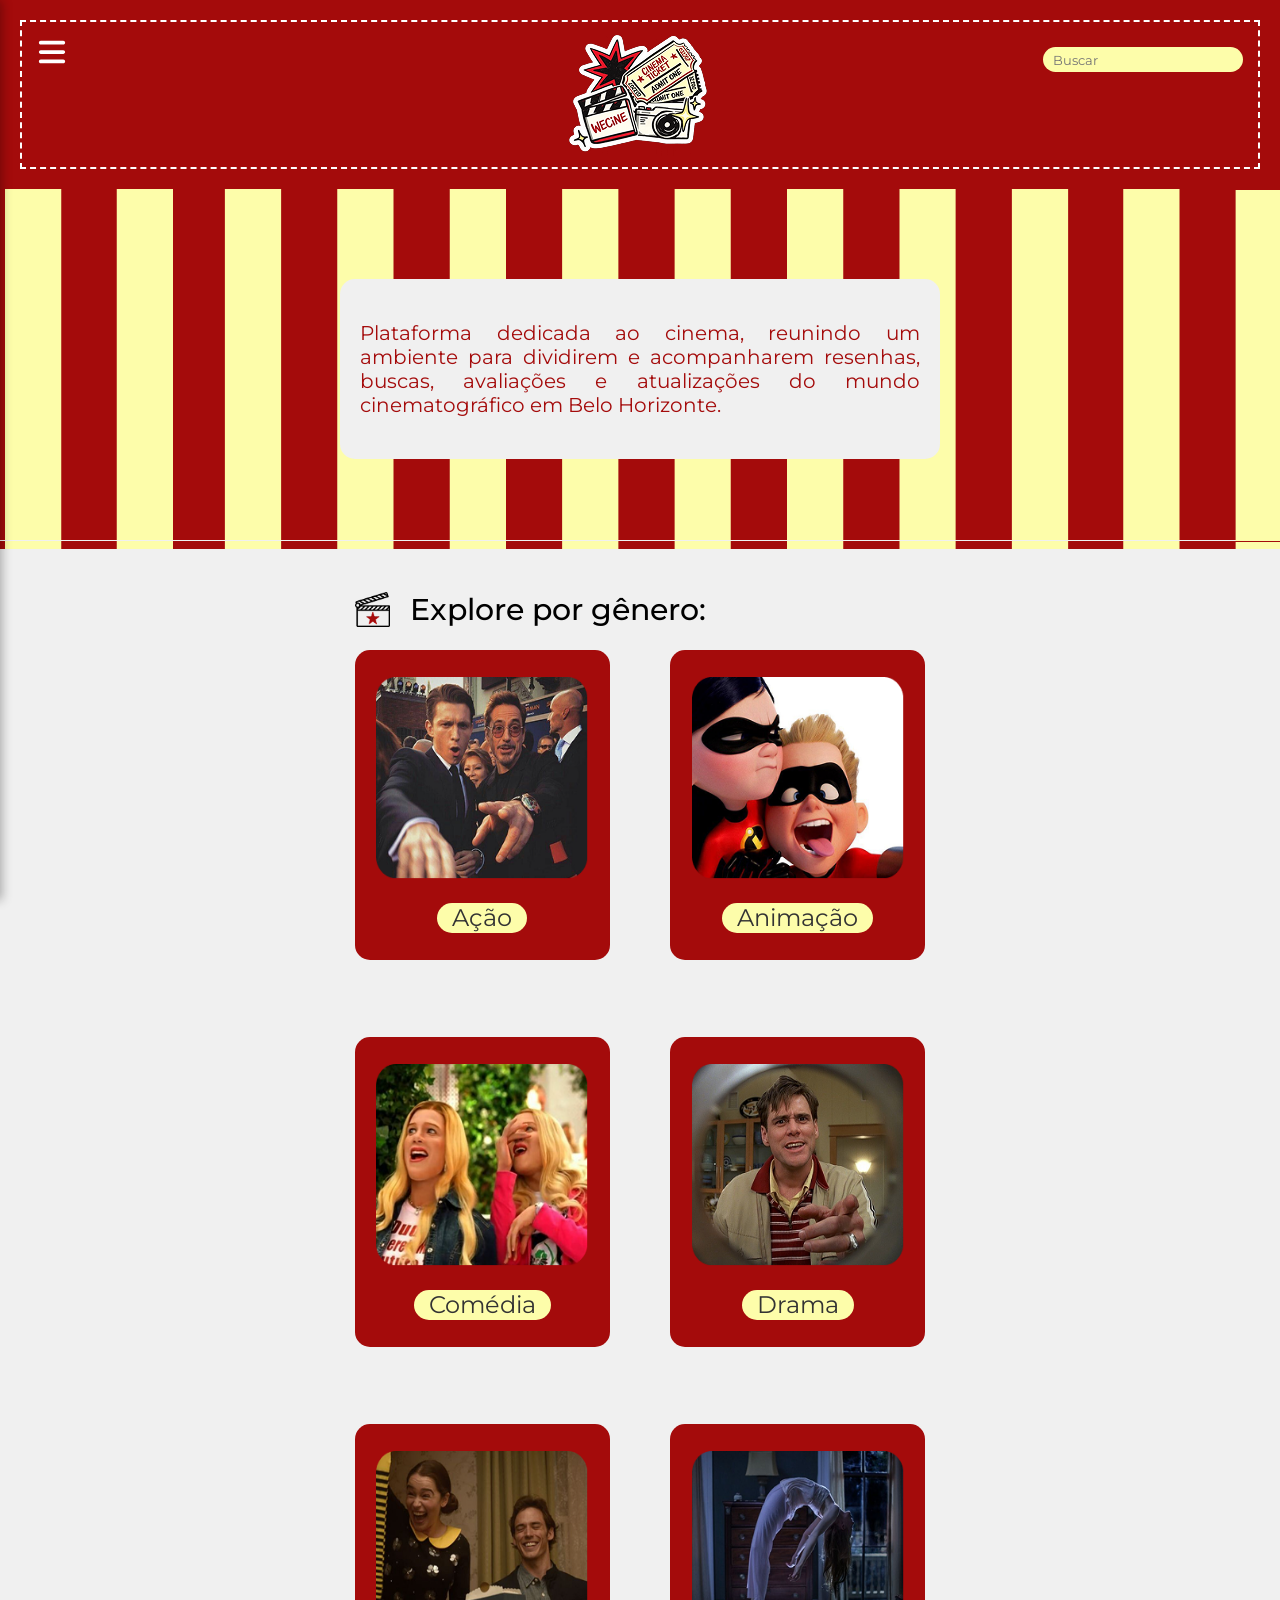
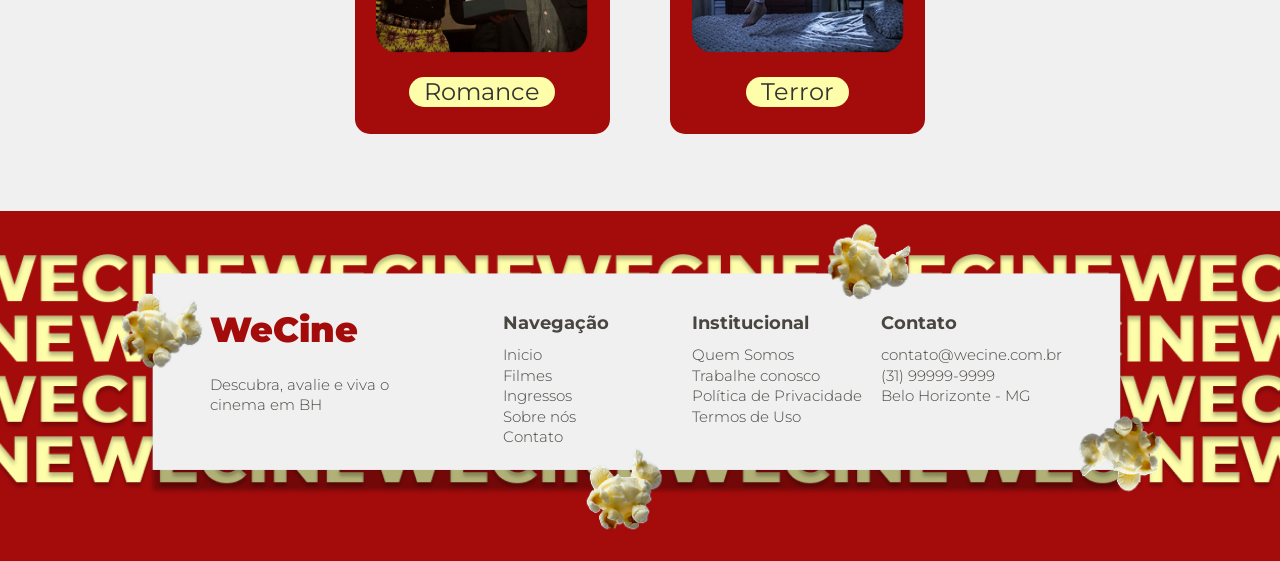
<file: index.html>
<!DOCTYPE html>
<html lang="en">

<head>
    <meta charset="UTF-8">
    <meta name="viewport" content="width=device-width, initial-scale=1.0">
    <title>WeCine - início</title>
    <link rel="icon" href="images/logo.png">
    <link rel="stylesheet" href="css/inicio.css">
    <link rel="preconnect" href="https://fonts.googleapis.com">
    <link rel="preconnect" href="https://fonts.gstatic.com" crossorigin>
    <link
        href="https://fonts.googleapis.com/css2?family=Barlow:ital,wght@0,100;0,200;0,300;0,400;0,500;0,600;0,700;0,800;0,900;1,100;1,200;1,300;1,400;1,500;1,600;1,700;1,800;1,900&family=Montserrat:ital,wght@0,100..900;1,100..900&family=Work+Sans:ital,wght@0,100..900;1,100..900&display=swap"
        rel="stylesheet">
</head>

<body>
    <header id="menu">
        <nav id="menu-nav" aria-label="Navegação principal">
            <div>
                <button id="btn-menu" role="button" aria-label="Abrir menu">
                    <svg xmlns="http://www.w3.org/2000/svg" viewBox="0 0 448 512" aria-hidden="true"><path fill="rgb(255, 255, 255)" d="M0 96C0 78.3 14.3 64 32 64l384 0c17.7 0 32 14.3 32 32s-14.3 32-32 32L32 128C14.3 128 0 113.7 0 96zM0 256c0-17.7 14.3-32 32-32l384 0c17.7 0 32 14.3 32 32s-14.3 32-32 32L32 288c-17.7 0-32-14.3-32-32zM448 416c0 17.7-14.3 32-32 32L32 448c-17.7 0-32-14.3-32-32s14.3-32 32-32l384 0c17.7 0 32 14.3 32 32z"/></svg>
                </button>
            </div>
            <div id="logo-div">
                <a href="index.html"><img id="logo" src="images/logo.png" alt="Logo do site"></a>
            </div>
            <div id="busca">
                <div>
                    <input id="search-input" type="search" placeholder="Buscar">
                </div>
            </div>
        </nav>
    </header>

    <aside id="menu-lateral">
        <div id="menu-lateral-content">
            <button id="btn-fechar">&times;</button>
            <h1>WECINE</h1>
            <nav>
                <ul>
                    <li class="menu-item"><a href="index.html">Página inicial</a></li>
                    <li class="menu-item"><a href="pages/grid.html">Grade de gênero</a></li>
                    <li class="menu-item"><a href="pages/tabela.html">Nosso TOP 6</a></li>
                    <li class="menu-item"><a href="pages/filme-do-momento.html">Filme do momento</a></li>
                    <li class="menu-item"><a href="pages/mapas.html">Mapas</a></li>
                    <li class="menu-item"><a href="pages/formulario.html">Formulário</a></li>
                    <li>
                        <div class="compra-container">
                            <p class="compra-titulo">Compre seu ingresso</p>
                            <p class="compra-descricao">Garantimos os melhores lugares para você!</p>
                            <a href="#" class="btn-comprar">Comprar agora</a>
                        </div>
                    </li>
                    <li class="menu-item"><a href="pages/sobre.html">Página sobre</a></li>
                </ul>
            </nav>
        </div>
    </aside>
    
    <section id="info">
        <div id="info-bloco">
            <p>Plataforma dedicada ao cinema, reunindo um ambiente para dividirem e acompanharem resenhas, buscas,
                avaliações e atualizações do mundo cinematográfico em Belo Horizonte.</p>
        </div>
    </section>

    <section id="conteudo">
        <nav>
            <h2>WECINE</h2>
            <a href="index.html">Página inicial</a>
            <a href="pages/grid.html">Grade de gênero</a>
            <a href="pages/tabela.html">Nosso top 6</a>
            <a href="pages/filme-do-momento.html">Filme do momento</a>
            <a href="pages/mapas.html">Mapas</a>
            <a href="pages/formulario.html">Formulário</a>
            <a href="pages/sobre.html">Sobre</a>
            <div id="conteudo-ingresso">
                <p id="conteudo-ingresso-texto1">Compre seu ingresso</p>
                <p id="conteudo-ingresso-texto2">Garantimos os melhores lugares para você</p>
                <a href="pages/ingressos" id="conteudo-btnCompra">Comprar agora</a>
            </div>
        </nav>

        <div>
            <span>
                <img src="images/star-claquete.png" alt="">
                <h2>Explore por gênero:</h2>
            </span>
            
            <div>
                <a href="pages/grid.html" class="box" id="conteudo-acao">
                    <img src="images/acao.png" alt="">
                    <p>Ação</p>
                </a>

                <a href="pages/grid.html" class="box">
                    <img src="images/animacao.png" alt="">
                    <p>Animação</p>
                </a>

                <a href="pages/grid.html" class="box">
                    <img src="images/comedia.png" alt="">
                    <p>Comédia</p>
                </a>

                <a href="pages/grid.html" class="box">
                    <img src="images/drama.png" alt="">
                    <p>Drama</p>
                </a>

                <a href="pages/grid.html" class="box">
                    <img src="images/romance.png" alt="">
                    <p>Romance</p>
                </a>

                <a href="pages/grid.html" class="box">
                    <img src="images/terror.png" alt="">
                    <p>Terror</p>
                </a>
            </div>
        </div>
    </section>

    <footer>
        <div id="footer-div">
            <div id="div-logo">
                <h1>WeCine</h1>
                <span>
                    Descubra, avalie e viva o cinema em BH
                </span>
            </div>
            <div id="footer-links">
                <div>
                    <span>
                        <h2>
                            Navegação
                        </h2>
                    </span>
                    <span>
                        <ul>
                            <li><a href="#">Inicio</a></li>
                            <li><a href="#">Filmes</a></li>
                            <li><a href="#">Ingressos</a></li>
                            <li><a href="#">Sobre nós</a></li>
                            <li><a href="#">Contato</a></li>
                        </ul>
                    </span> 
                </div>
                <div id="institucional">
                    <span>
                        <h2>
                            Institucional
                        </h2>
                    </span>
                    <span>
                        <ul>
                            <li><a href="#">Quem Somos</a></li>
                            <li><a href="#">Trabalhe conosco</a></li>
                            <li><a href="#">Política de Privacidade</a></li>
                            <li><a href="#">Termos de Uso</a></li>
                        </ul>
                    </span>
                </div>
                <div>
                    <span>
                        <h2>
                            Contato
                        </h2>
                    </span>
                    <span>
                        <ul>
                            <li>contato@wecine.com.br</li>
                            <li>(31) 99999-9999</li>
                            <li>Belo Horizonte - MG</li>
                        </ul>
                    </span>
                </div>
            </div>
        </div>
    </footer>
    <script src="js/script.js"></script>
</body>

</html>
</file>
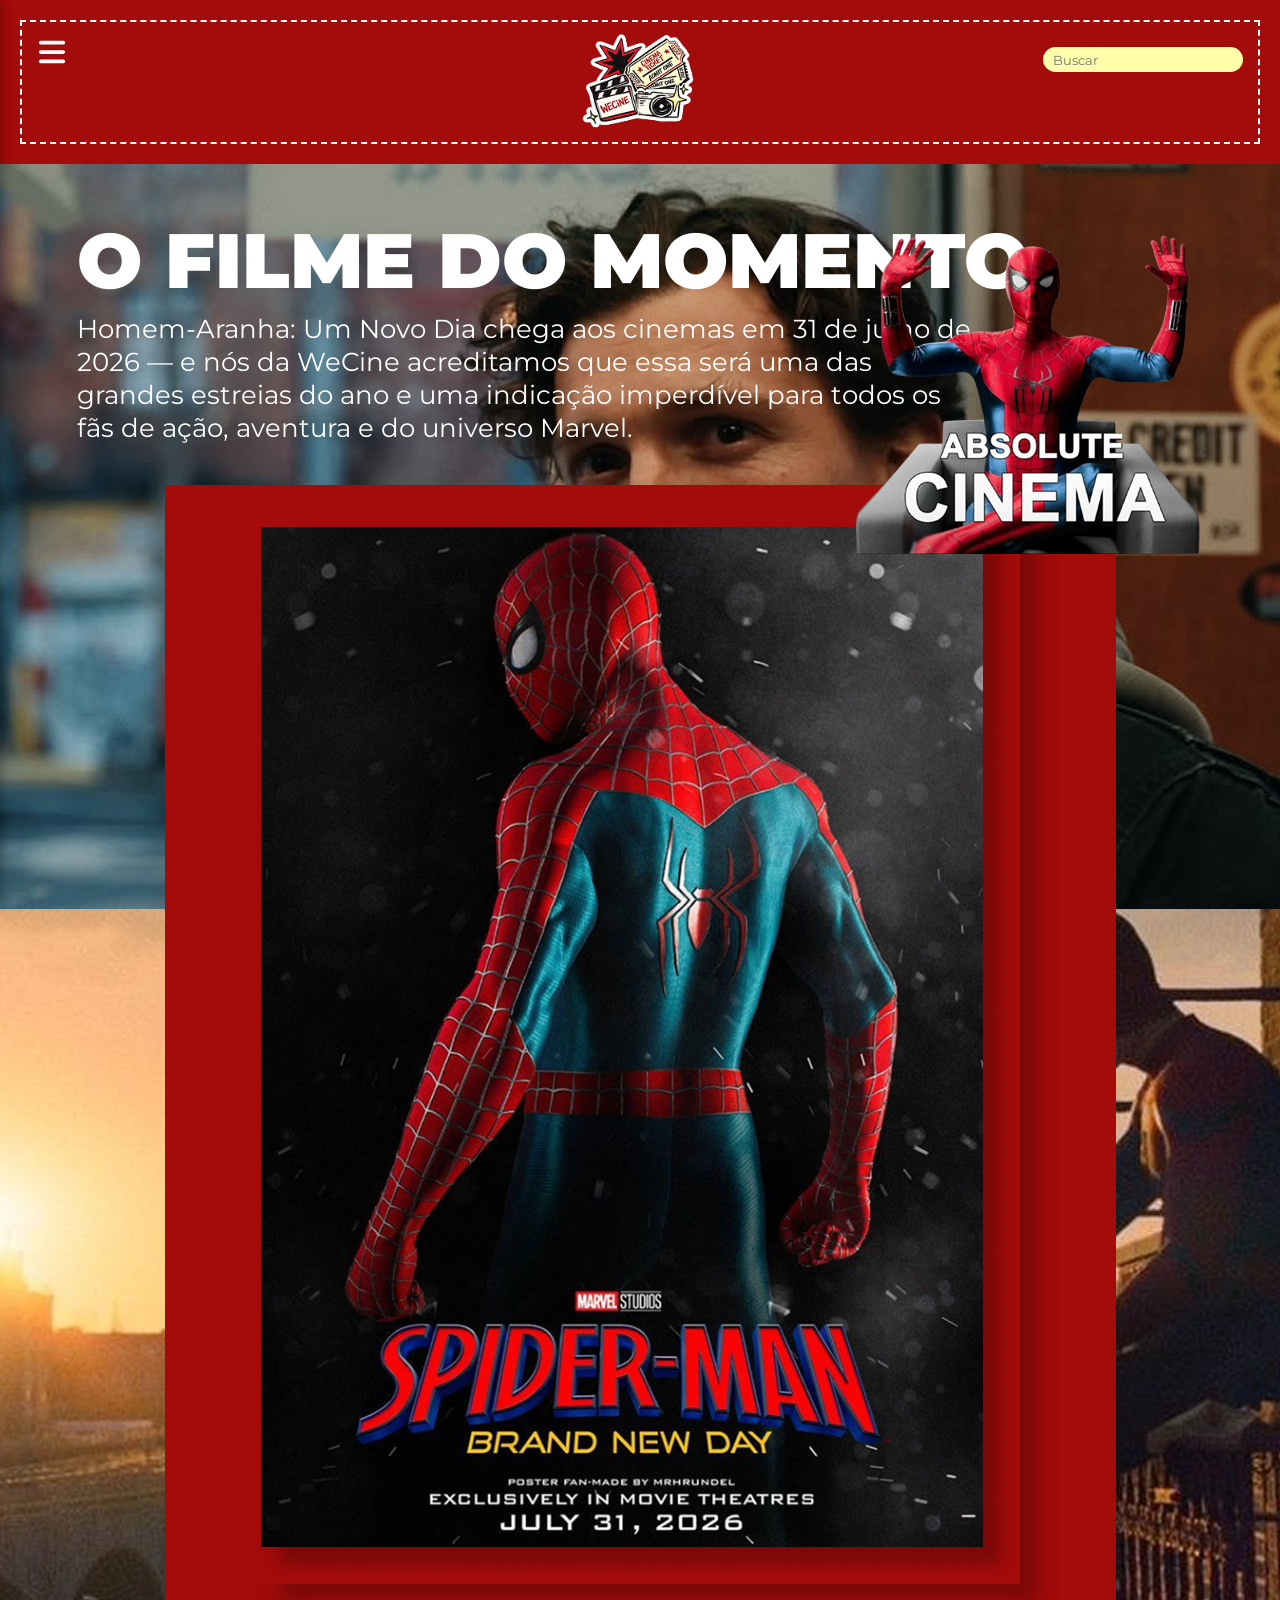
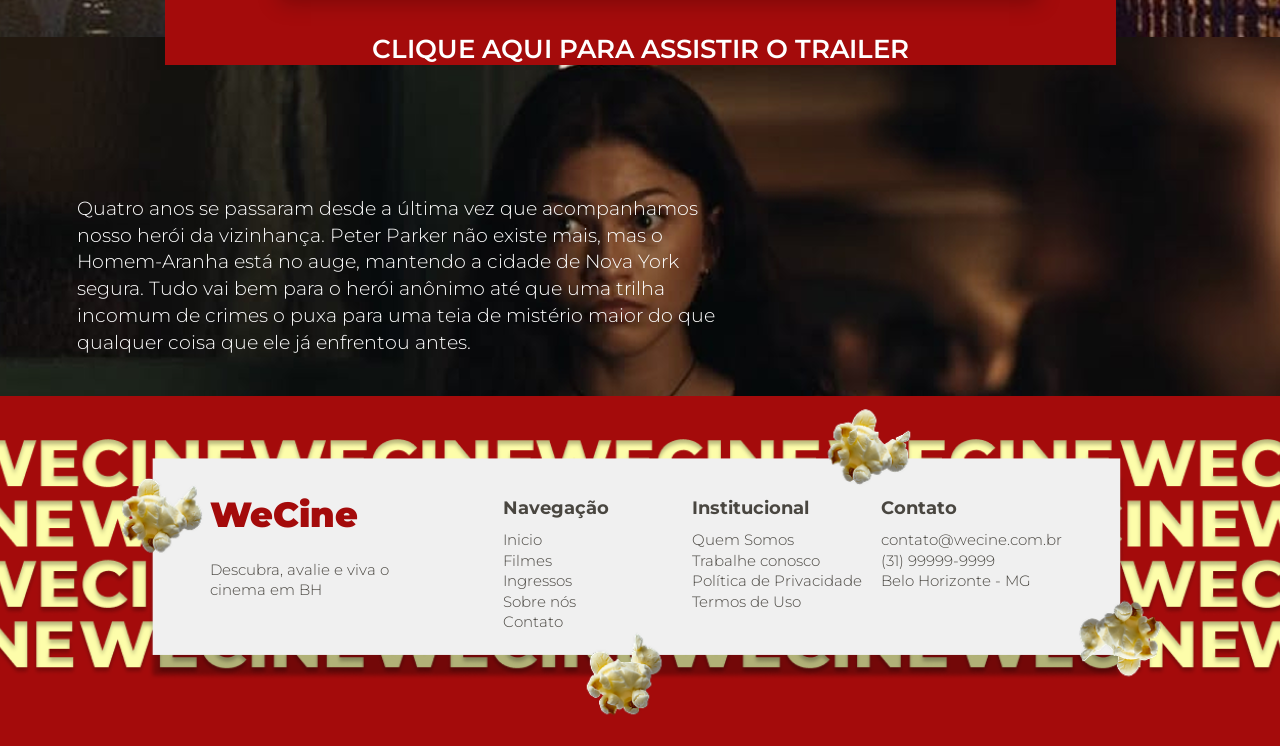
<file: pages/film-do-momento.html>
<!--
    Autor da página: Arthur Rodrigues
-->

<!DOCTYPE html>
<html lang="pt-BR">

<head>
    <meta charset="UTF-8">
    <meta name="viewport" content="width=device-width, initial-scale=1.0">
    <title>WeCine - Homem-Aranha: Um Novo Dia</title>
    <link rel="icon" href="../images/logo.png">
    <link rel="stylesheet" href="../css/filme-do-momento.css">
    <link rel="preconnect" href="https://fonts.googleapis.com">
    <link rel="preconnect" href="https://fonts.gstatic.com" crossorigin>
    <link
        href="https://fonts.googleapis.com/css2?family=Barlow:ital,wght@0,100;0,200;0,300;0,400;0,500;0,600;0,700;0,800;0,900;1,100;1,200;1,300;1,400;1,500;1,600;1,700;1,800;1,900&family=Montserrat:ital,wght@0,100..900;1,100..900&family=Work+Sans:ital,wght@0,100..900;1,100..900&display=swap"
        rel="stylesheet">
</head>

<body>
    <div class="desktop-container">

        <header id="menu">
            <nav id="menu-nav" aria-label="Navegação principal">
                <div>
                    <button id="btn-menu" role="button" aria-label="Abrir menu">
                        <svg xmlns="http://www.w3.org/2000/svg" viewBox="0 0 448 512" aria-hidden="true">
                            <path fill="rgb(255, 255, 255)"
                                d="M0 96C0 78.3 14.3 64 32 64l384 0c17.7 0 32 14.3 32 32s-14.3 32-32 32L32 128C14.3 128 0 113.7 0 96zM0 256c0-17.7 14.3-32 32-32l384 0c17.7 0 32 14.3 32 32s-14.3 32-32 32L32 288c-17.7 0-32-14.3-32-32zM448 416c0 17.7-14.3 32-32 32L32 448c-17.7 0-32-14.3-32-32s14.3-32 32-32l384 0c17.7 0 32 14.3 32 32z" />
                        </svg>
                    </button>
                </div>
                <div id="logo-div">
                    <a href="../index.html"><img id="logo" src="../images/logo.png" alt="Logo do site"></a>
                </div>
                <div id="busca">
                    <div>
                        <input id="search-input" type="search" placeholder="Buscar">
                    </div>
                </div>
            </nav>
        </header>

        <aside id="menu-lateral">
            <div id="menu-lateral-content">
                <button id="btn-fechar">&times;</button>
                <h1>WECINE</h1>
                <nav>
                    <ul>
                        <li><a href="../index.html">Página inicial</a></li>
                        <li><a href="grid.html">Grade de gênero</a></li>
                        <li><a href="tabela.html">Nosso TOP 6</a></li>
                        <li><a href="filme-do-momento.html">Filme do momento</a></li>
                        <li><a href="mapas.html">Mapas</a></li>
                        <li><a href="formulario.html">Formulário</a></li>
                        <li>
                            <div class="compra-container">
                                <p class="compra-titulo">Compre seu ingresso</p>
                                <p class="compra-descricao">Garantimos os melhores lugares para você!</p>
                                <button class="btn-comprar">Comprar agora</button>
                            </div>
                        </li>
                        <li><a href="sobre.html">Página sobre</a></li>
                    </ul>
                </nav>
            </div>
        </aside>

        <main class="main-content">
            <div class="bg-images">
                <div class="bg-top" style="background-image: url('../images/image 48.png');"></div>
                <div class="bg-mid" style="background-image: url('../images/image 53.png');"></div>
                <div class="bg-bot" style="background-image: url('../images/image 51.png');"></div>
            </div>

            <div class="content-overlay">
                <div class="left-col">
                    <h1 class="title">O FILME DO MOMENTO</h1>
                    <p class="desc">Homem-Aranha: Um Novo Dia chega aos cinemas em 31 de julho de 2026 — e nós da WeCine
                        acreditamos que essa será uma das grandes estreias do ano e uma indicação imperdível para todos
                        os fãs de ação, aventura e do universo Marvel.</p>

                    <div class="poster-card">
                        <img src="../images/image 54.png" class="poster-img">
                        <div class="btn-trailer">
                            <a href="#trailer-modal">CLIQUE AQUI PARA ASSISTIR O TRAILER</a>
                        </div>
                    </div>

                    <p class="synopsis">Quatro anos se passaram desde a última vez que acompanhamos nosso herói da
                        vizinhança. Peter Parker não existe mais, mas o Homem-Aranha está no auge, mantendo a cidade de
                        Nova York segura. Tudo vai bem para o herói anônimo até que uma trilha incomum de crimes o puxa
                        para uma teia de mistério maior do que qualquer coisa que ele já enfrentou antes.</p>
                </div>

                <div class="right-col">
                    <img src="../images/image 56.png" class="absolute-cinema-img">
                </div>
            </div>
        </main>

        <footer>
            <div id="footer-div">
                <div id="div-logo">
                    <h1>WeCine</h1>
                    <span>
                        Descubra, avalie e viva o cinema em BH
                    </span>
                </div>
                <div id="footer-links">
                    <div>
                        <span>
                            <h2>Navegação</h2>
                        </span>
                        <span>
                            <ul>
                                <li><a href="#">Inicio</a></li>
                                <li><a href="#">Filmes</a></li>
                                <li><a href="#">Ingressos</a></li>
                                <li><a href="#">Sobre nós</a></li>
                                <li><a href="#">Contato</a></li>
                            </ul>
                        </span>
                    </div>
                    <div id="institucional">
                        <span>
                            <h2>Institucional</h2>
                        </span>
                        <span>
                            <ul>
                                <li><a href="#">Quem Somos</a></li>
                                <li><a href="#">Trabalhe conosco</a></li>
                                <li><a href="#">Política de Privacidade</a></li>
                                <li><a href="#">Termos de Uso</a></li>
                            </ul>
                        </span>
                    </div>
                    <div>
                        <span>
                            <h2>Contato</h2>
                        </span>
                        <span>
                            <ul>
                                <li>contato@wecine.com.br</li>
                                <li>(31) 99999-9999</li>
                                <li>Belo Horizonte - MG</li>
                            </ul>
                        </span>
                    </div>
                </div>
            </div>
        </footer>
    </div>

    <div id="trailer-modal" class="modal-backdrop">
        <a href="#" class="modal-close-overlay"></a>
        <div class="modal-content">
            <a href="#" id="close-modal" class="close-btn">&times;</a>
            <div class="iframe-container">
                <iframe id="trailer-iframe" src="https://www.youtube.com/embed/PlulyWs1kS4" frameborder="0"
                    allow="accelerometer; autoplay; clipboard-write; encrypted-media; gyroscope; picture-in-picture"
                    allowfullscreen></iframe>
            </div>
        </div>
    </div>

    <script src="../js/filme-do-momento.js"></script>
</body>

</html>
</file>
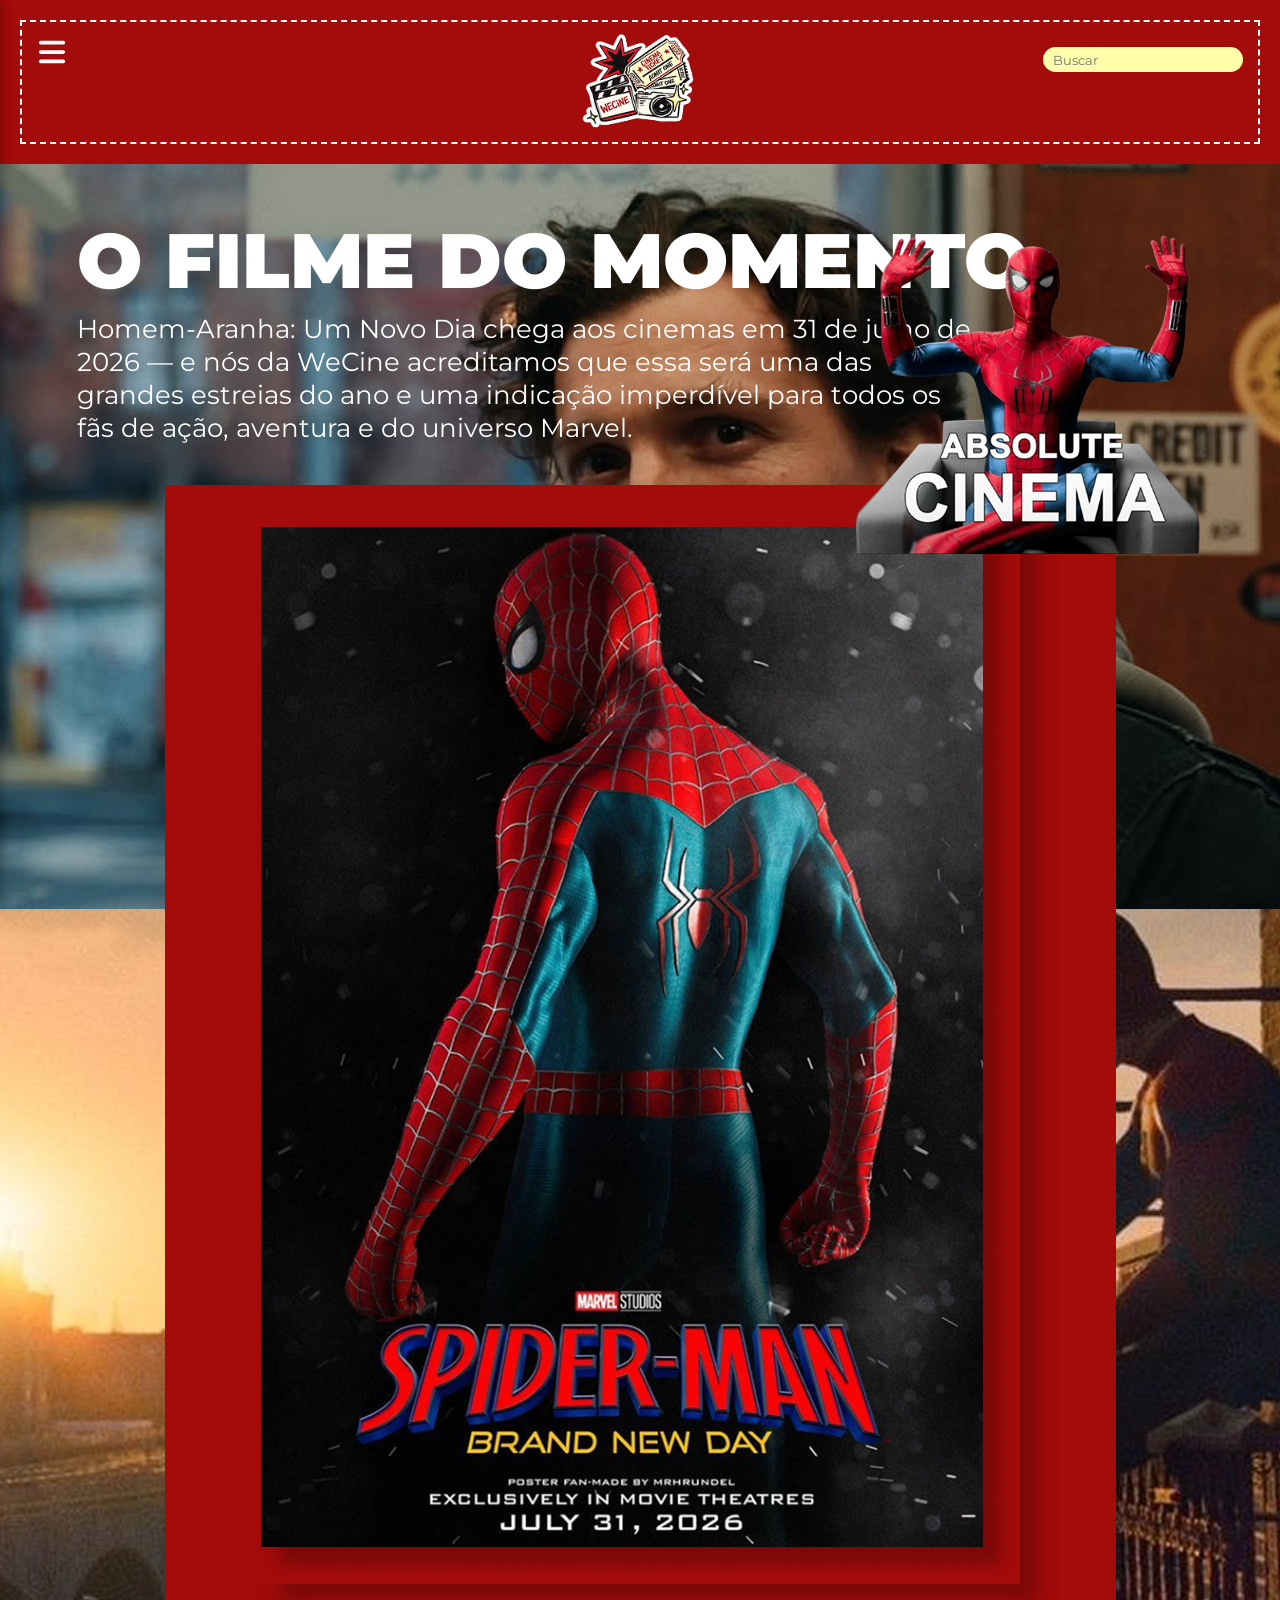
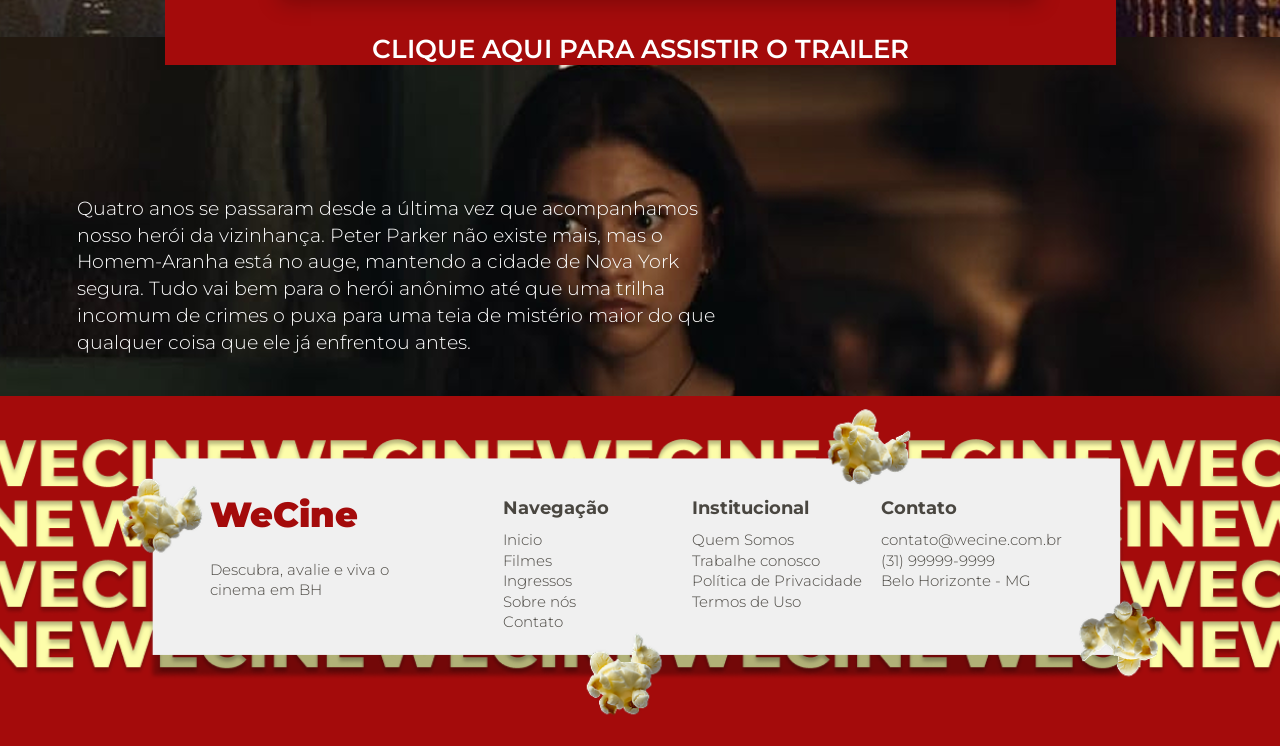
<file: pages/filme-do-momento.html>
<!--
    Autor da página: Arthur Rodrigues
-->

<!DOCTYPE html>
<html lang="pt-BR">

<head>
    <meta charset="UTF-8">
    <meta name="viewport" content="width=device-width, initial-scale=1.0">
    <title>WeCine - Homem-Aranha: Um Novo Dia</title>
    <link rel="icon" href="../images/logo.png">
    <link rel="stylesheet" href="../css/filme-do-momento.css">
    <link rel="preconnect" href="https://fonts.googleapis.com">
    <link rel="preconnect" href="https://fonts.gstatic.com" crossorigin>
    <link href="https://fonts.googleapis.com/css2?family=Barlow:ital,wght@0,100;0,200;0,300;0,400;0,500;0,600;0,700;0,800;0,900;1,100;1,200;1,300;1,400;1,500;1,600;1,700;1,800;1,900&family=Montserrat:ital,wght@0,100..900;1,100..900&family=Work+Sans:ital,wght@0,100..900;1,100..900&display=swap" rel="stylesheet">
</head>

<body>
    <div class="desktop-container">

        <header id="menu">
            <nav id="menu-nav" aria-label="Navegação principal">
                <div>
                    <button id="btn-menu" role="button" aria-label="Abrir menu">
                        <svg xmlns="http://www.w3.org/2000/svg" viewBox="0 0 448 512" aria-hidden="true">
                            <path fill="rgb(255, 255, 255)"
                                d="M0 96C0 78.3 14.3 64 32 64l384 0c17.7 0 32 14.3 32 32s-14.3 32-32 32L32 128C14.3 128 0 113.7 0 96zM0 256c0-17.7 14.3-32 32-32l384 0c17.7 0 32 14.3 32 32s-14.3 32-32 32L32 288c-17.7 0-32-14.3-32-32zM448 416c0 17.7-14.3 32-32 32L32 448c-17.7 0-32-14.3-32-32s14.3-32 32-32l384 0c17.7 0 32 14.3 32 32z" />
                        </svg>
                    </button>
                </div>
                <div id="logo-div">
                    <a href="../index.html"><img id="logo" src="../images/logo.png" alt="Logo do site"></a>
                </div>
                <div id="busca">
                    <div>
                        <input id="search-input" type="search" placeholder="Buscar">
                    </div>
                </div>
            </nav>
        </header>

        <aside id="menu-lateral">
            <div id="menu-lateral-content">
                <button id="btn-fechar">&times;</button>
                <h1>WECINE</h1>
                <nav>
                    <ul>
                        <li class="menu-item"><a href="../index.html">Página inicial</a></li>
                        <li class="menu-item"><a href="grid.html">Grade de gênero</a></li>
                        <li class="menu-item"><a href="tabela.html">Nosso TOP 6</a></li>
                        <li class="menu-item"><a href="filme-do-momento.html">Filme do momento</a></li>
                        <li class="menu-item"><a href="mapas.html">Mapas</a></li>
                        <li class="menu-item"><a href="formulario.html">Formulário</a></li>
                        <li>
                            <div class="compra-container">
                                <p class="compra-titulo">Compre seu ingresso</p>
                                <p class="compra-descricao">Garantimos os melhores lugares para você!</p>
                                <a href="ingressos.html" class="btn-comprar"><b>Comprar agora</b></a>
                            </div>
                        </li>
                        <li class="menu-item"><a href="sobre.html">Página sobre</a></li>
                    </ul>
                </nav>
            </div>
        </aside>

        <main class="main-content">
            <div class="bg-images">
                <div class="bg-top" style="background-image: url('../images/image 48.png');"></div>
                <div class="bg-mid" style="background-image: url('../images/image 53.png');"></div>
                <div class="bg-bot" style="background-image: url('../images/image 51.png');"></div>
            </div>

            <div class="content-overlay">
                <div class="left-col">
                    <h1 class="title">O FILME DO MOMENTO</h1>
                    <p class="desc">Homem-Aranha: Um Novo Dia chega aos cinemas em 31 de julho de 2026 — e nós da WeCine
                        acreditamos que essa será uma das grandes estreias do ano e uma indicação imperdível para todos
                        os fãs de ação, aventura e do universo Marvel.</p>

                    <div class="poster-card">
                        <img src="../images/image 54.png" class="poster-img">
                        <div class="btn-trailer">
                            <a href="#trailer-modal">CLIQUE AQUI PARA ASSISTIR O TRAILER</a>
                        </div>
                    </div>

                    <p class="synopsis">Quatro anos se passaram desde a última vez que acompanhamos nosso herói da
                        vizinhança. Peter Parker não existe mais, mas o Homem-Aranha está no auge, mantendo a cidade de
                        Nova York segura. Tudo vai bem para o herói anônimo até que uma trilha incomum de crimes o puxa
                        para uma teia de mistério maior do que qualquer coisa que ele já enfrentou antes.</p>
                </div>

                <div class="right-col">
                    <img src="../images/image 56.png" class="absolute-cinema-img">
                </div>
            </div>
        </main>

        <footer>
            <div id="footer-div">
                <div id="div-logo">
                    <h1>WeCine</h1>
                    <span>
                        Descubra, avalie e viva o cinema em BH
                    </span>
                </div>
                <div id="footer-links">
                    <div>
                        <span>
                            <h2>Navegação</h2>
                        </span>
                        <span>
                            <ul>
                                <li><a href="#">Inicio</a></li>
                                <li><a href="#">Filmes</a></li>
                                <li><a href="#">Ingressos</a></li>
                                <li><a href="#">Sobre nós</a></li>
                                <li><a href="#">Contato</a></li>
                            </ul>
                        </span>
                    </div>
                    <div id="institucional">
                        <span>
                            <h2>Institucional</h2>
                        </span>
                        <span>
                            <ul>
                                <li><a href="#">Quem Somos</a></li>
                                <li><a href="#">Trabalhe conosco</a></li>
                                <li><a href="#">Política de Privacidade</a></li>
                                <li><a href="#">Termos de Uso</a></li>
                            </ul>
                        </span>
                    </div>
                    <div>
                        <span>
                            <h2>Contato</h2>
                        </span>
                        <span>
                            <ul>
                                <li>contato@wecine.com.br</li>
                                <li>(31) 99999-9999</li>
                                <li>Belo Horizonte - MG</li>
                            </ul>
                        </span>
                    </div>
                </div>
            </div>
        </footer>
    </div>

    <div id="trailer-modal" class="modal-backdrop">
        <a href="#" class="modal-close-overlay"></a>
        <div class="modal-content">
            <a href="#" id="close-modal" class="close-btn">&times;</a>
            <div class="iframe-container">
                <iframe id="trailer-iframe" src="https://www.youtube.com/embed/PlulyWs1kS4" frameborder="0"
                    allow="accelerometer; autoplay; clipboard-write; encrypted-media; gyroscope; picture-in-picture"
                    allowfullscreen></iframe>
            </div>
        </div>
    </div>

    <script src="../js/filme-do-momento.js"></script>
</body>

</html>
</file>
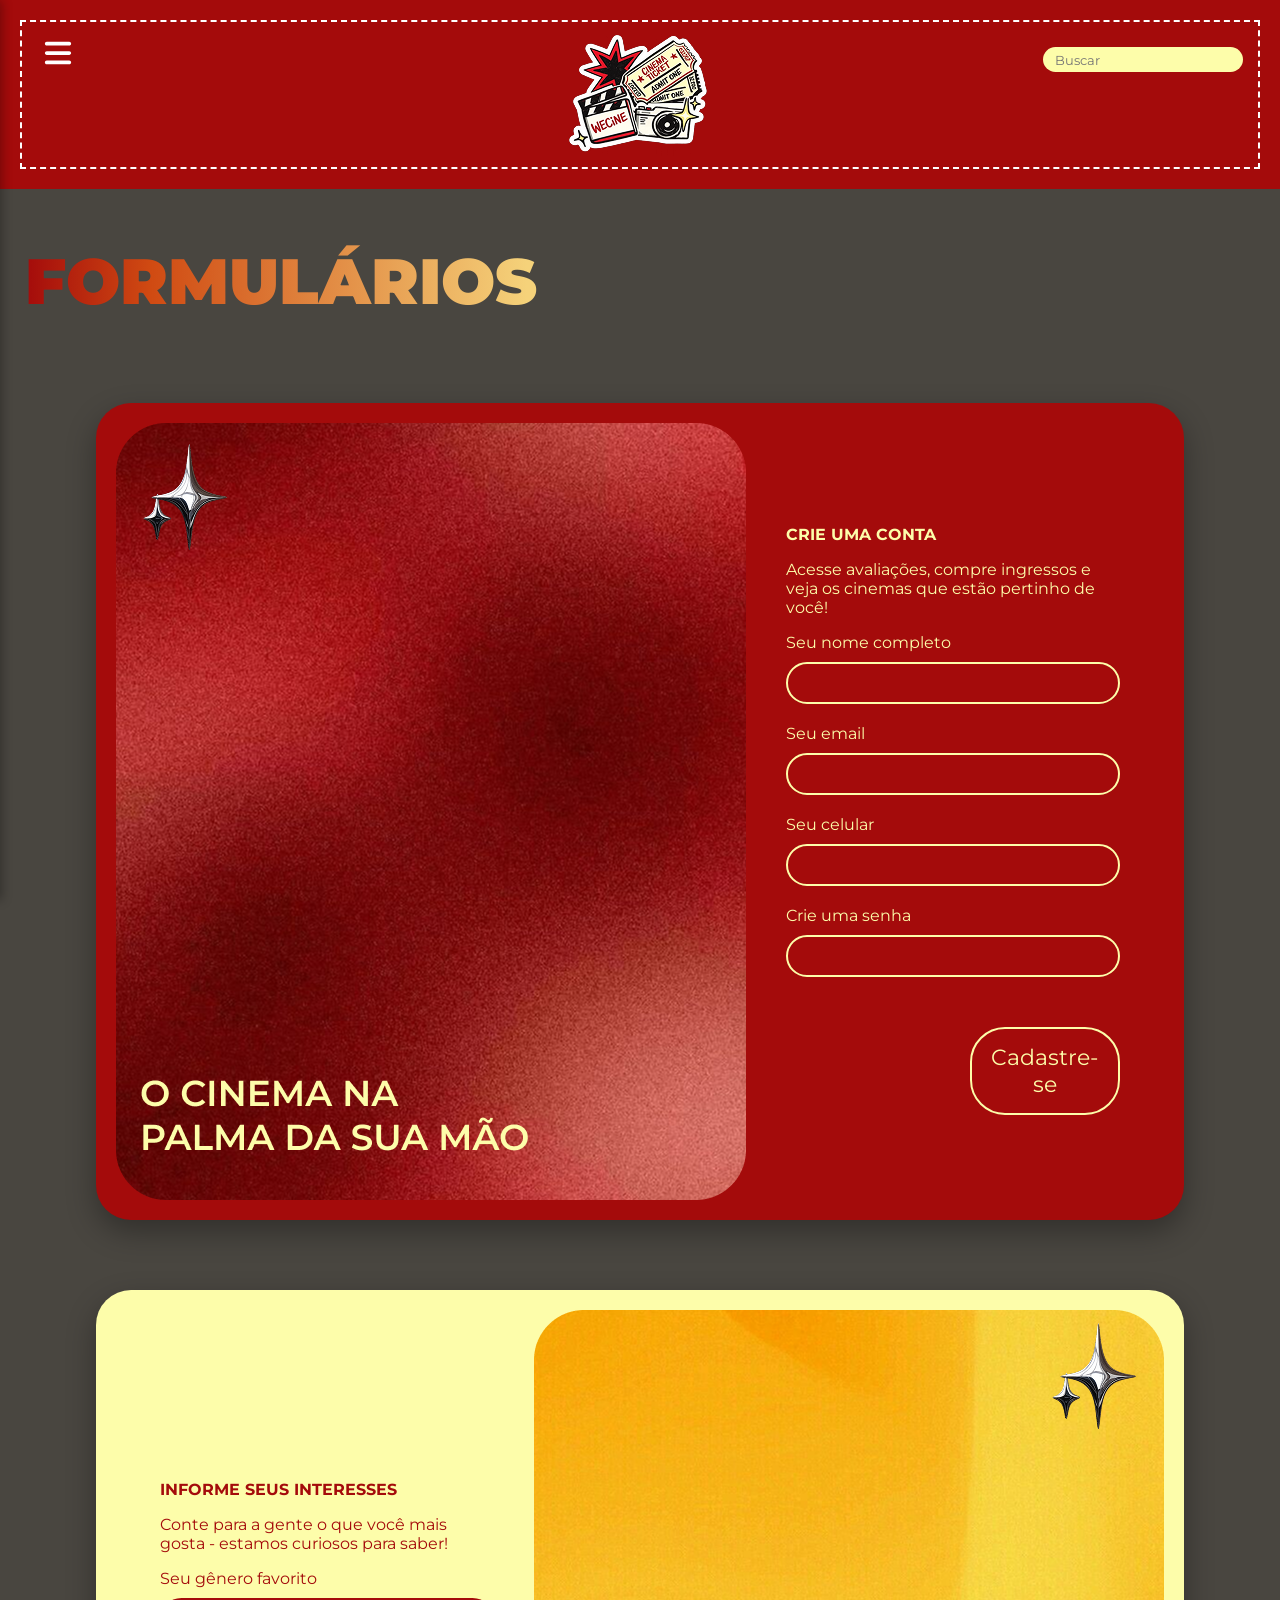
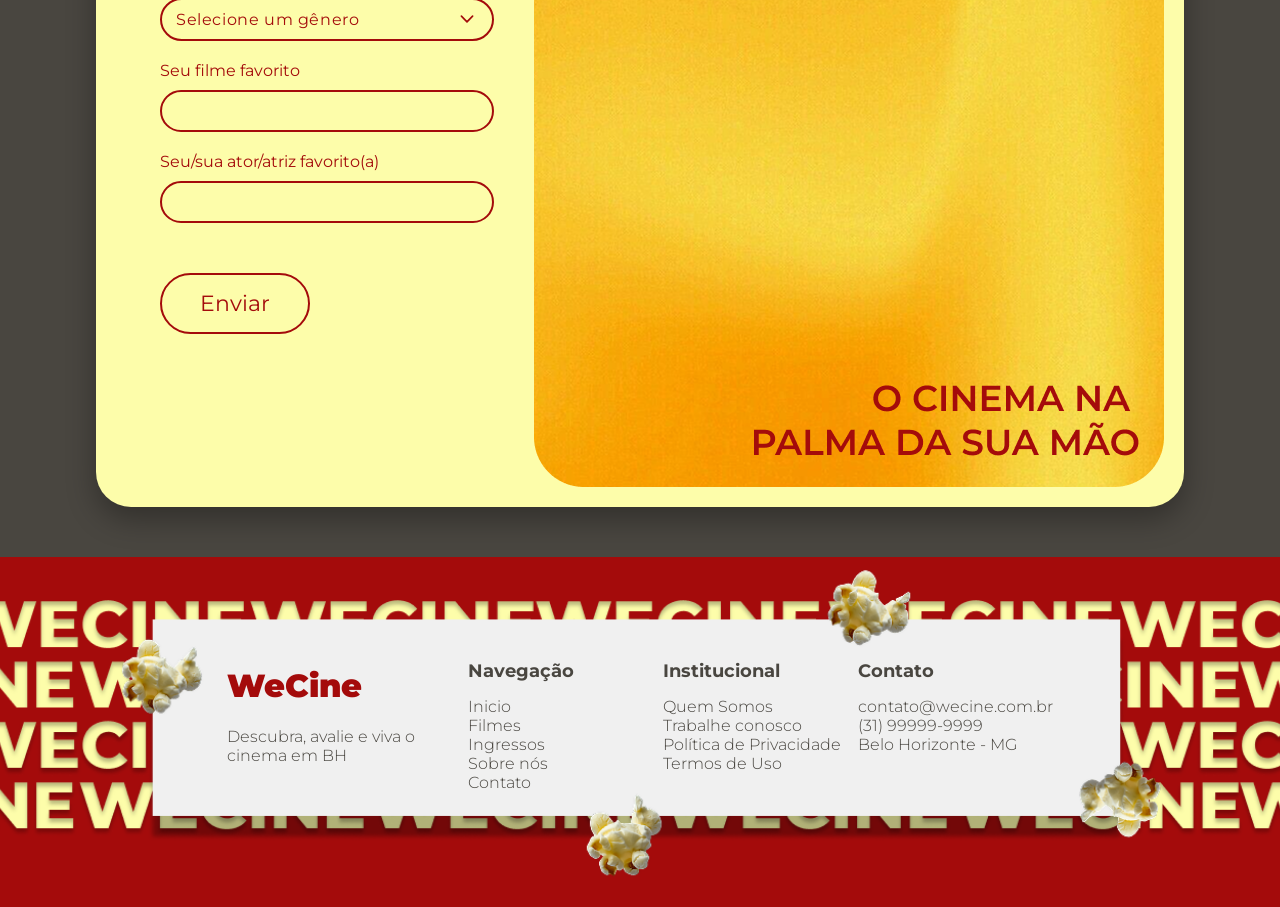
<file: pages/formulario.html>
<!--
    Autora da página: Camila de Moura
-->
<!DOCTYPE html>
<html lang="pt-BR">
<head>
    <meta charset="UTF-8">
    <meta name="viewport" content="width=device-width, initial-scale=1.0, user-scalable=yes">
    <title>Formulários</title>
    <link rel="stylesheet" href="../css/formulario.css">
    <link rel="icon" href="../images/logo.png">
    <link rel="preconnect" href="https://fonts.googleapis.com">
    <link rel="preconnect" href="https://fonts.gstatic.com" crossorigin>
    <link href="https://fonts.googleapis.com/css2?family=Barlow:ital,wght@0,100;0,200;0,300;0,400;0,500;0,600;0,700;0,800;0,900;1,100;1,200;1,300;1,400;1,500;1,600;1,700;1,800;1,900&family=Montserrat:ital,wght@0,100..900;1,100..900&family=Work+Sans:ital,wght@0,100..900;1,100..900&display=swap" rel="stylesheet">
</head>
<body>
    <div id="conteudo-principal">
        <header id="menu">
            <nav id="menu-nav" aria-label="Navegação principal">
                <div>
                    <button id="btn-menu" role="button" aria-label="Abrir menu">
                        <svg xmlns="http://www.w3.org/2000/svg" viewBox="0 0 448 512" aria-hidden="true"><path fill="rgb(255, 255, 255)" d="M0 96C0 78.3 14.3 64 32 64l384 0c17.7 0 32 14.3 32 32s-14.3 32-32 32L32 128C14.3 128 0 113.7 0 96zM0 256c0-17.7 14.3-32 32-32l384 0c17.7 0 32 14.3 32 32s-14.3 32-32 32L32 288c-17.7 0-32-14.3-32-32zM448 416c0 17.7-14.3 32-32 32L32 448c-17.7 0-32-14.3-32-32s14.3-32 32-32l384 0c17.7 0 32 14.3 32 32z"/></svg>
                    </button>
                </div>
                <div id="logo-div">
                    <a href="../index.html"><img id="logo" src="../images/logo.png" alt="Logo do site"></a>
                </div>
                <div id="busca">
                    <div>
                        <input id="search-input" type="search" placeholder="Buscar">
                    </div>
                </div>
            </nav>
        </header>

        <aside id="menu-lateral">
            <div id="menu-lateral-content">
                <button id="btn-fechar">&times;</button>
                <h1>WECINE</h1>
                <nav>
                    <ul>
                        <li class="menu-item"><a href="../index.html">Página inicial</a></li>
                        <li class="menu-item"><a href="grid.html">Grade de gênero</a></li>
                        <li class="menu-item"><a href="tabela.html">Nosso TOP 6</a></li>
                        <li class="menu-item"><a href="filme-do-momento.html">Filme do momento</a></li>
                        <li class="menu-item"><a href="mapas.html">Mapas</a></li>
                        <li class="menu-item"><a href="formulario.html">Formulário</a></li>
                        <li>
                            <div class="compra-container">
                                <p class="compra-titulo">Compre seu ingresso</p>
                                <p class="compra-descricao">Garantimos os melhores lugares para você!</p>
                                <a href="ingressos.html" class="btn-comprar"><b>Comprar agora</b></a>
                            </div>
                        </li>
                        <li class="menu-item"><a href="sobre.html">Página sobre</a></li>
                    </ul>
                </nav>
            </div>
        </aside>

        <section id="content">
            <h1>FORMULÁRIOS</h1>
            <div class="formulario-card" id="card-1">
                <img src="../images/formulario_card_1.png" alt="Formulário de cadastro">
                <div>
                    <p><strong>CRIE UMA CONTA</strong></p>
                    <p>Acesse avaliações, compre ingressos e veja os cinemas que estão pertinho de você!</p>

                    <form id="card-1-content" method="POST" action="">
                        <label for="nome">Seu nome completo</label>
                        <input type="text" id="nome" name="nome" required>
                        <label for="email">Seu email</label>
                        <input type="email" id="email" name="email" required>
                        <label for="celular">Seu celular</label>
                        <input type="tel" id="celular" name="celular" required>
                        <label for="senha">Crie uma senha</label>
                        <input type="password" id="senha" name="senha" required>
                        <button type="submit">Cadastre-se</button>
                    </form>
                </div>
            </div>
            <div class="formulario-card" id="card-2">
                <div>
                    <p><strong>INFORME SEUS INTERESSES</strong></p>
                    <p>Conte para a gente o que você mais gosta - estamos curiosos para saber!</p>

                    <form id="card-2-content" method="GET" action="">
                        <label>Seu gênero favorito</label>
                        <div class="custom-select-container">
                            <input type="hidden" name="genero" id="genero-selecionado">
                            <div class="select-trigger">Selecione um gênero</div>
                            <div class="select-options">
                                <div class="option" data-value="acao">Ação</div>
                                <div class="option" data-value="comedia">Comédia</div>
                                <div class="option" data-value="drama">Drama</div>
                                <div class="option" data-value="terror">Terror</div>
                                <div class="option" data-value="romance">Romance</div>
                                <div class="option" data-value="animacao">Animação</div>
                            </div>
                        </div>
                        <label for="filme">Seu filme favorito</label>
                        <input type="text" id="filme" name="filme" required>
                        <label for="ator">Seu/sua ator/atriz favorito(a)</label>
                        <input type="text" id="ator" name="ator" required>
                        <button type="submit">Enviar</button>
                    </form>
                </div>
                <img src="../images/formulario_card_2.png" alt="Formulário de interesses">
            </div>
        </section>
    </div>

    <footer>
        <div id="footer-div">
            <div id="div-logo">
                <h1>WeCine</h1>
                <span>Descubra, avalie e viva o cinema em BH</span>
            </div>
            <div id="footer-links">
                <div>
                    <span><h2>Navegação</h2></span>
                    <span>
                        <ul>
                            <li><a href="https://camila12301540.github.io/WeCine/">Inicio</a></li>
                            <li><a href="#">Filmes</a></li>
                            <li><a href="#">Ingressos</a></li>
                            <li><a href="https://camila12301540.github.io/WeCine/pages/sobre">Sobre nós</a></li>
                            <li><a href="#">Contato</a></li>
                        </ul>
                    </span> 
                </div>
                <div id="institucional">
                    <span><h2>Institucional</h2></span>
                    <span>
                        <ul>
                            <li><a href="https://camila12301540.github.io/WeCine/pages/sobre">Quem Somos</a></li>
                            <li><a href="#">Trabalhe conosco</a></li>
                            <li><a href="#">Política de Privacidade</a></li>
                            <li><a href="#">Termos de Uso</a></li>
                        </ul>
                    </span>
                </div>
                <div>
                    <span><h2>Contato</h2></span>
                    <span>
                        <ul>
                            <li>contato@wecine.com.br</li>
                            <li>(31) 99999-9999</li>
                            <li>Belo Horizonte - MG</li>
                        </ul>
                    </span>
                </div>
            </div>
        </div>
    </footer>

    <script src="../js/formulario.js"></script>
</body>
</html>
</file>
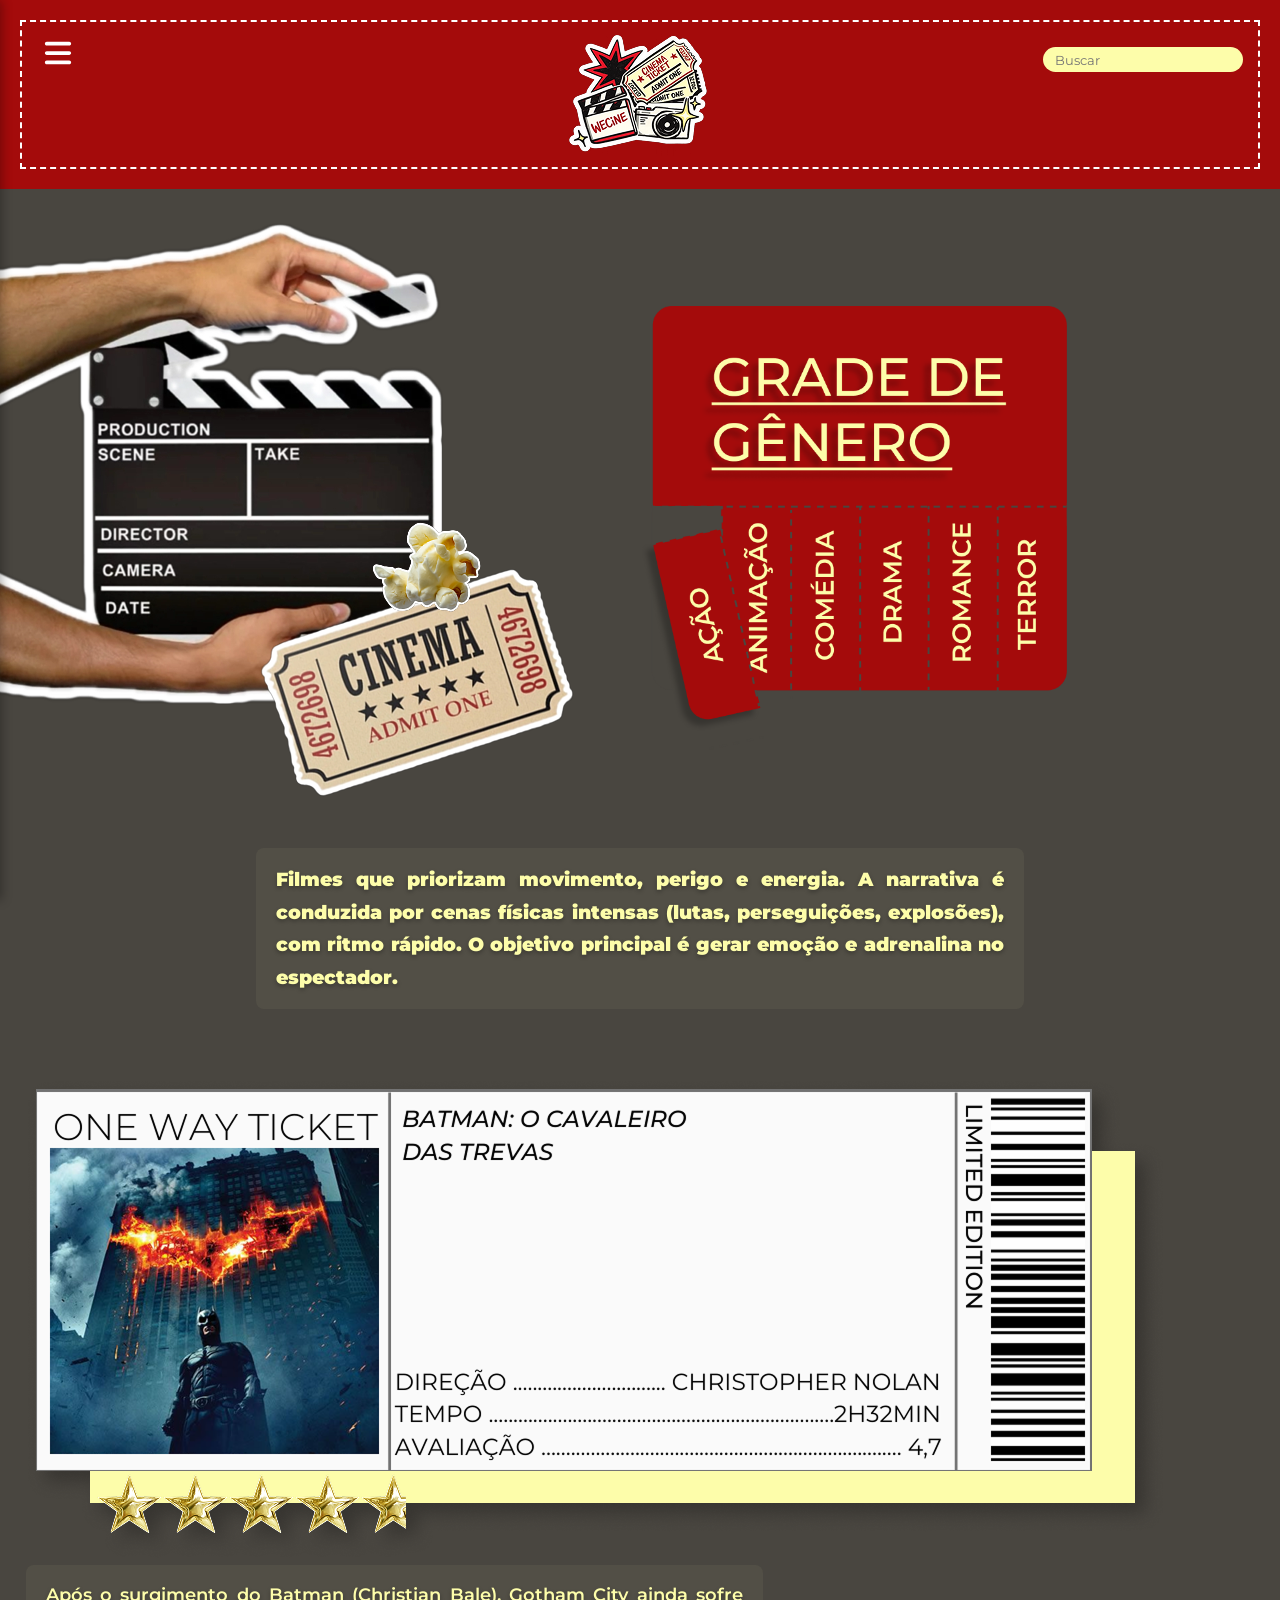
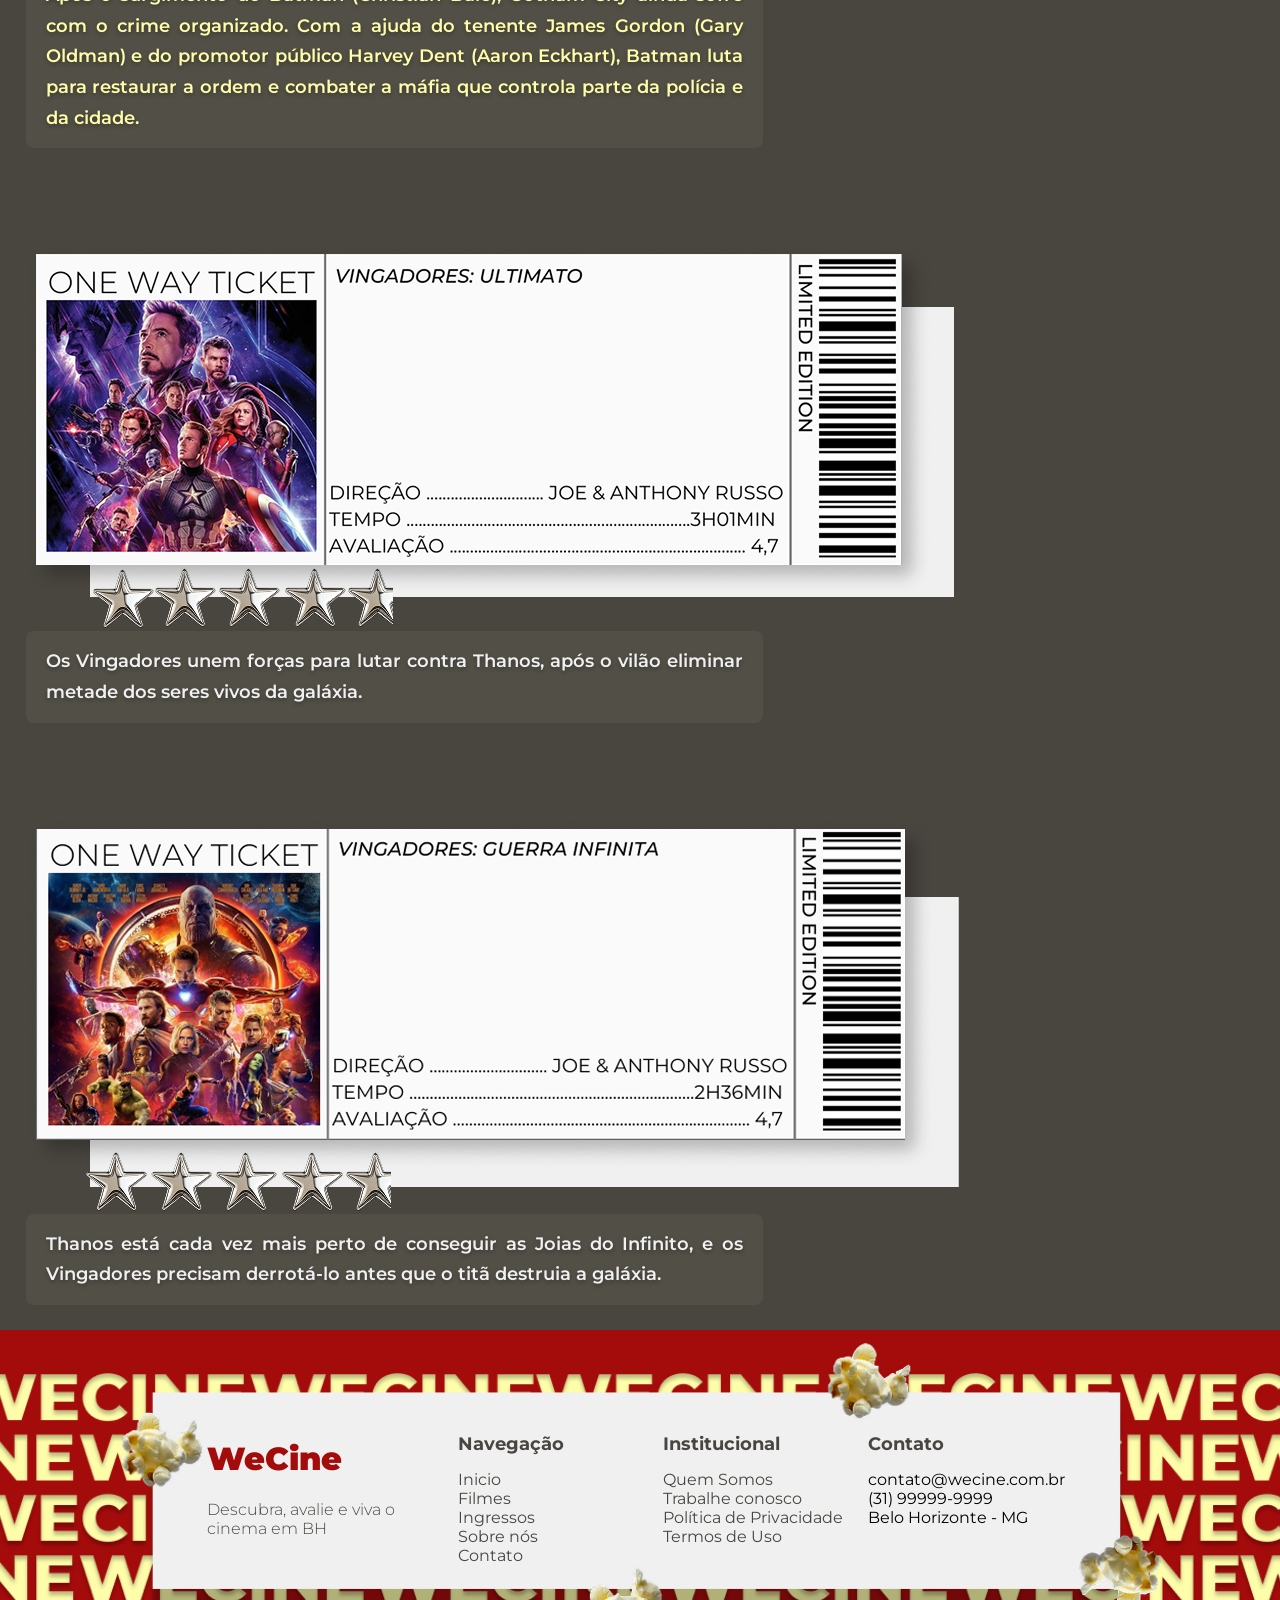
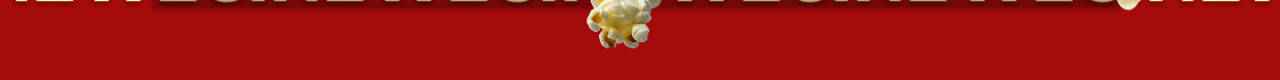
<file: pages/grid.html>
<!--
    Autora da página: Camila de Moura
-->

<!DOCTYPE html>
<html lang="pt-BR">
<head>
    <meta charset="UTF-8">
    <meta name="viewport" content="width=device-width, initial-scale=1.0">
    <title>Grade de Gênero</title>
    <link rel="stylesheet" href="../css/grid.css">
    <link rel="icon" href="../images/logo.png">
    <link rel="preconnect" href="https://fonts.googleapis.com">
    <link rel="preconnect" href="https://fonts.gstatic.com" crossorigin>
    <link href="https://fonts.googleapis.com/css2?family=Barlow:ital,wght@0,100;0,200;0,300;0,400;0,500;0,600;0,700;0,800;0,900;1,100;1,200;1,300;1,400;1,500;1,600;1,700;1,800;1,900&family=Montserrat:ital,wght@0,100..900;1,100..900&family=Work+Sans:ital,wght@0,100..900;1,100..900&display=swap" rel="stylesheet">
</head>
<body>
    <div id="conteudo-principal">
        <header id="menu">
            <nav id="menu-nav" aria-label="Navegação principal">
                <div>
                    <button id="btn-menu" role="button" aria-label="Abrir menu">
                        <svg xmlns="http://www.w3.org/2000/svg" viewBox="0 0 448 512" aria-hidden="true"><path fill="rgb(255, 255, 255)" d="M0 96C0 78.3 14.3 64 32 64l384 0c17.7 0 32 14.3 32 32s-14.3 32-32 32L32 128C14.3 128 0 113.7 0 96zM0 256c0-17.7 14.3-32 32-32l384 0c17.7 0 32 14.3 32 32s-14.3 32-32 32L32 288c-17.7 0-32-14.3-32-32zM448 416c0 17.7-14.3 32-32 32L32 448c-17.7 0-32-14.3-32-32s14.3-32 32-32l384 0c17.7 0 32 14.3 32 32z"/></svg>
                    </button>
                </div>
                <div id="logo-div">
                    <a href="../index.html"><img id="logo" src="../images/logo.png" alt="Logo do site"></a>
                </div>
                <div id="busca">
                    <div>
                        <input id="search-input" type="search" placeholder="Buscar">
                    </div>
                </div>
            </nav>
        </header>

        <aside id="menu-lateral">
            <div id="menu-lateral-content">
                <button id="btn-fechar">&times;</button>
                <h1>WECINE</h1>
                <nav>
                    <ul>
                        <li class="menu-item"><a href="../index.html">Página inicial</a></li>
                        <li class="menu-item"><a href="grid.html">Grade de gênero</a></li>
                        <li class="menu-item"><a href="tabela.html">Nosso TOP 6</a></li>
                        <li class="menu-item"><a href="filme-do-momento.html">Filme do momento</a></li>
                        <li class="menu-item"><a href="mapas.html">Mapas</a></li>
                        <li class="menu-item"><a href="formulario.html">Formulário</a></li>
                        <li>
                            <div class="compra-container">
                                <p class="compra-titulo">Compre seu ingresso</p>
                                <p class="compra-descricao">Garantimos os melhores lugares para você!</p>
                                <a href="ingressos.html" class="btn-comprar"><b>Comprar agora</b></a>
                            </div>
                        </li>
                        <li class="menu-item"><a href="sobre.html">Página sobre</a></li>
                    </ul>
                </nav>
            </div>
        </aside>

        <section id="content">
            <br>
            <nav id="images">
                <img src="../images/pipoca.png" alt="Pipoca" id="pipoca">
                
                <div class="grade-container">
                    <img id="grade" src="../images/gradeGeneroAcao.png" alt="Grade de gêneros">
                    
                    <nav id="menu-grade" aria-label="Gêneros">
                        <div>
                            <a href="#" class="acao ativo" data-genero="gradeGeneroAcao.png"><div>Ação</div></a>
                            <a href="#" class="animacao" data-genero="gradeGeneroAnimacao.png"><div>Animação</div></a>
                            <a href="#" class="comedia" data-genero="gradeGeneroComedia.png"><div>Comédia</div></a>
                            <a href="#" class="drama" data-genero="gradeGeneroDrama.png"><div>Drama</div></a>
                            <a href="#" class="romance" data-genero="gradeGeneroRomance.png"><div>Romance</div></a>
                            <a href="#" class="terror" data-genero="gradeGeneroTerror.png"><div>Terror</div></a>
                        </div>
                    </nav>
                </div>
                
                <div class="decoracao-vazia"></div>
            </nav>
            
            <section id="info-genero">
                <p id="descricao-genero"></p>
            </section>
            <section id="filmes-recomendados1">
                <div></div>
            </section>
            <section id="filmes-recomendados2">
                <div></div>
            </section>
            <section id="filmes-recomendados3">
                <div></div>
            </section>
        </section>
    </div>

    <footer>
        <div id="footer-div">
            <div id="div-logo">
                <h1>WeCine</h1>
                <span>Descubra, avalie e viva o cinema em BH</span>
            </div>
            <div id="footer-links">
                <div>
                    <span><h2>Navegação</h2></span>
                    <ul>
                        <li><a href="#">Inicio</a></li>
                        <li><a href="#">Filmes</a></li>
                        <li><a href="#">Ingressos</a></li>
                        <li><a href="#">Sobre nós</a></li>
                        <li><a href="#">Contato</a></li>
                    </ul>
                </div>
                <div id="institucional">
                    <span><h2>Institucional</h2></span>
                    <ul>
                        <li><a href="#">Quem Somos</a></li>
                        <li><a href="#">Trabalhe conosco</a></li>
                        <li><a href="#">Política de Privacidade</a></li>
                        <li><a href="#">Termos de Uso</a></li>
                    </ul>
                </div>
                <div>
                    <span><h2>Contato</h2></span>
                    <ul>
                        <li>contato@wecine.com.br</li>
                        <li>(31) 99999-9999</li>
                        <li>Belo Horizonte - MG</li>
                    </ul>
                </div>
            </div>
        </div>
    </footer>
    <script src="../js/grid.js"></script>
</body>
</html>
</file>
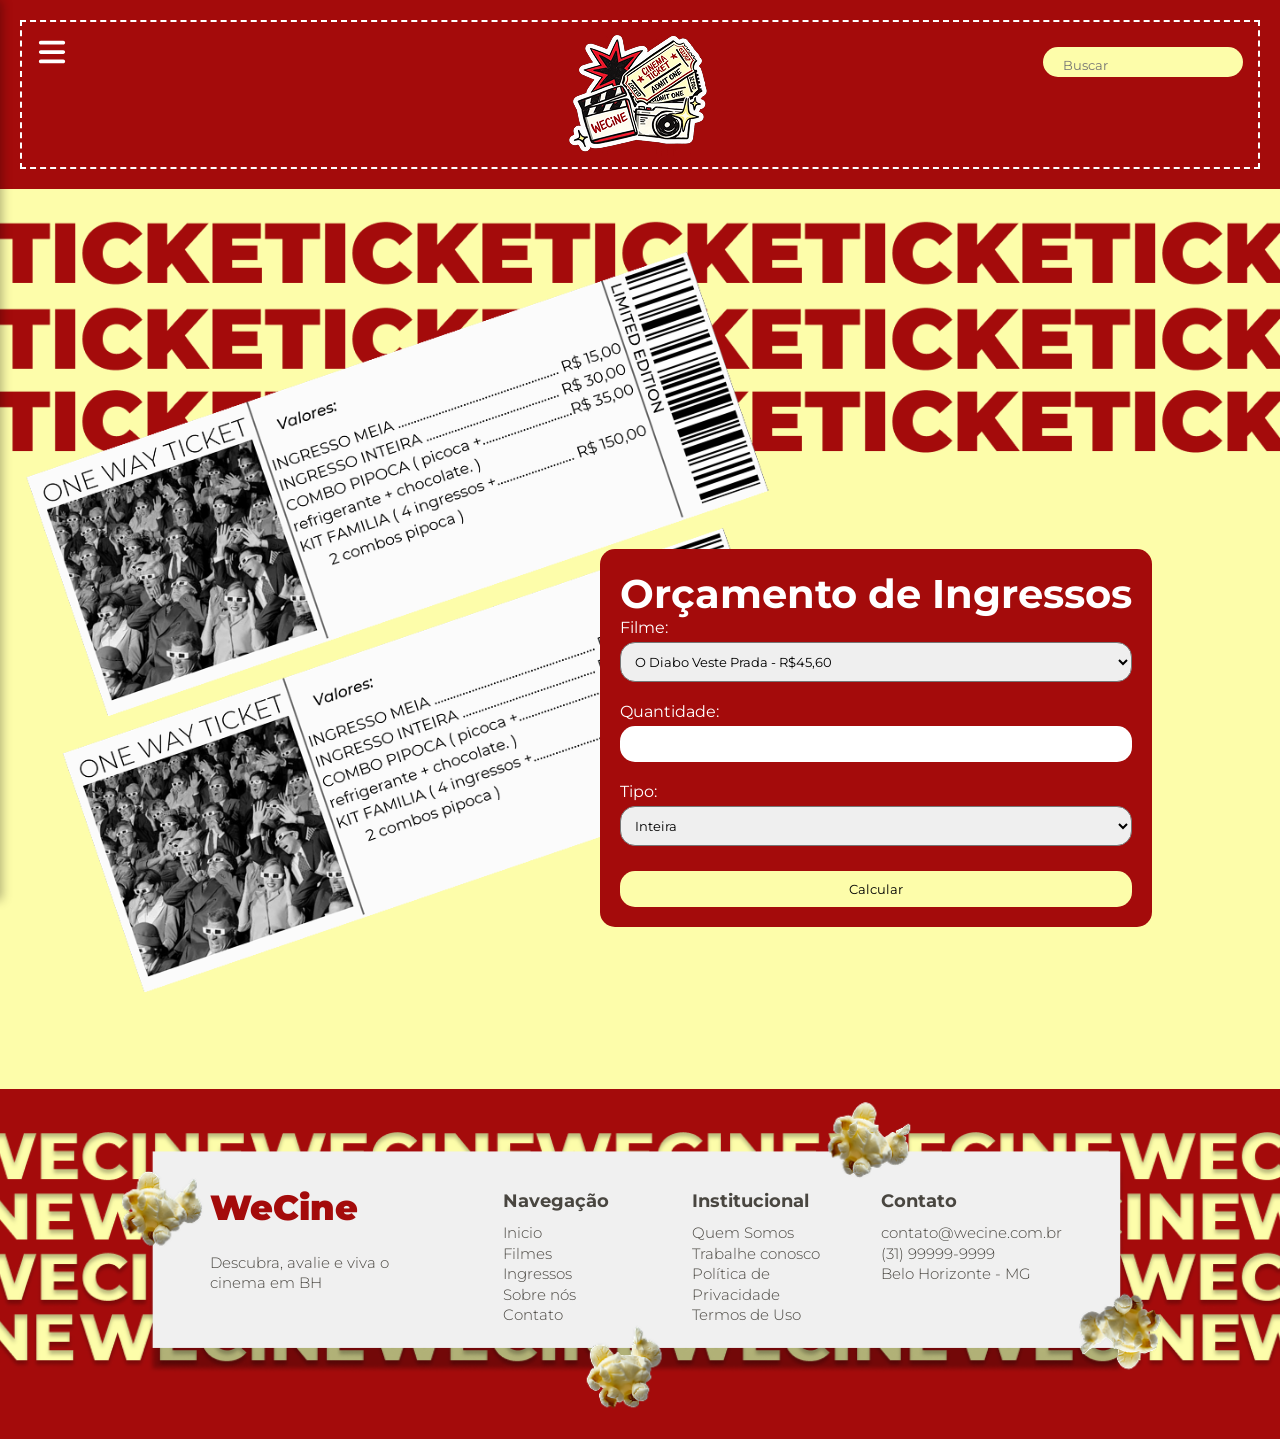
<file: pages/ingressos.html>
<!--
    Autora da página: Alice
-->

<!DOCTYPE html>
<html lang="pt-BR">

<head>
    <meta charset="UTF-8">
    <meta name="viewport" content="width=device-width, initial-scale=1.0">
    <title>Ingresso Cinema</title>
    <link rel="icon" href="../images/logo.png">
    <link rel="stylesheet" href="../css/ingressos.css">
    <link rel="preconnect" href="https://fonts.googleapis.com">
    <link rel="preconnect" href="https://fonts.gstatic.com" crossorigin>
    <link
        href="https://fonts.googleapis.com/css2?family=Barlow:ital,wght@0,100;0,200;0,300;0,400;0,500;0,600;0,700;0,800;0,900;1,100;1,200;1,300;1,400;1,500;1,600;1,700;1,800;1,900&family=Montserrat:ital,wght@0,100..900;1,100..900&family=Work+Sans:ital,wght@0,100..900;1,100..900&display=swap"
        rel="stylesheet">
</head>

<body>
    <header id="menu">
        <nav id="menu-nav" aria-label="Navegação principal">
            <div>
                <button id="btn-menu" role="button" aria-label="Abrir menu">
                    <svg xmlns="http://www.w3.org/2000/svg" viewBox="0 0 448 512" aria-hidden="true"><path fill="rgb(255, 255, 255)" d="M0 96C0 78.3 14.3 64 32 64l384 0c17.7 0 32 14.3 32 32s-14.3 32-32 32L32 128C14.3 128 0 113.7 0 96zM0 256c0-17.7 14.3-32 32-32l384 0c17.7 0 32 14.3 32 32s-14.3 32-32 32L32 288c-17.7 0-32-14.3-32-32zM448 416c0 17.7-14.3 32-32 32L32 448c-17.7 0-32-14.3-32-32s14.3-32 32-32l384 0c17.7 0 32 14.3 32 32z"/></svg>
                </button>
            </div>
            <div id="logo-div">
                <a href="../index.html"><img id="logo" src="../images/logo.png" alt="Logo do site"></a>
            </div>
            <div id="busca">
                <div>
                    <input id="search-input" type="search" placeholder="Buscar">
                </div>
            </div>
        </nav>
    </header>

    <aside id="menu-lateral">
        <div id="menu-lateral-content">
            <button id="btn-fechar">&times;</button>
            <h1>WECINE</h1>
            <nav>
                <ul>
                    <li class="menu-item"><a href="../index.html">Página inicial</a></li>
                        <li class="menu-item"><a href="grid.html">Grade de gênero</a></li>
                        <li class="menu-item"><a href="tabela.html">Nosso TOP 6</a></li>
                        <li class="menu-item"><a href="filme-do-momento.html">Filme do momento</a></li>
                        <li class="menu-item"><a href="mapas.html">Mapas</a></li>
                        <li class="menu-item"><a href="formulario.html">Formulário</a></li>
                        <li>
                            <div class="compra-container">
                                <p class="compra-titulo">Compre seu ingresso</p>
                                <p class="compra-descricao">Garantimos os melhores lugares para você!</p>
                                <a href="ingressos.html" class="btn-comprar"><b>Comprar agora</b></a>
                            </div>
                        </li>
                        <li class="menu-item"><a href="sobre.html">Página sobre</a></li>
                </ul>
            </nav>
        </div>
    </aside>

    <div id="imagem-fundo">
        <section id="ingressos">
            <div id="box">
                <h2 id="orcamento">Orçamento de Ingressos</h2>
                <form id="formulario">
                    <div>
                        <label>Filme:</label>
                        <select id="filme">
                            <option value="45.60">O Diabo Veste Prada - R$45,60</option>
                            <option value="45.60">Mandaloriano e Grogu - R$45,60</option>
                            <option value="59.27">Todo Mundo em Pânico - R$59,27</option>
                            <option value="59.27">Mestres Do Universo - R$59,27</option>
                        </select>
                    </div>


                    <div>
                        <label>Quantidade:</label>
                        <input type="number" id="quantidade" min="1" required>
                    </div>

                    <div>
                        <label>Tipo:</label>
                        <select id="tipo">
                            <option value="inteira">Inteira</option>
                            <option value="meia">Meia</option>
                        </select>
                    </div>


                    <button type="submit">Calcular</button>

                </form>

                <div id="resultado"></div>

            </div>

        </section>
    </div>

<footer>
        <div id="footer-div">
            <div id="div-logo">
                <h1>WeCine</h1>
                <span>
                    Descubra, avalie e viva o cinema em BH
                </span>
            </div>
            <div id="footer-links">
                <div>
                    <span>
                        <h2>
                            Navegação
                        </h2>
                    </span>
                    <span>
                        <ul>
                            <li><a href="#">Inicio</a></li>
                            <li><a href="#">Filmes</a></li>
                            <li><a href="#">Ingressos</a></li>
                            <li><a href="#">Sobre nós</a></li>
                            <li><a href="#">Contato</a></li>
                        </ul>
                    </span> 
                </div>
                <div id="institucional">
                    <span>
                        <h2>
                            Institucional
                        </h2>
                    </span>
                    <span>
                        <ul>
                            <li><a href="#">Quem Somos</a></li>
                            <li><a href="#">Trabalhe conosco</a></li>
                            <li><a href="#">Política de Privacidade</a></li>
                            <li><a href="#">Termos de Uso</a></li>
                        </ul>
                    </span>
                </div>
                <div>
                    <span>
                        <h2>
                            Contato
                        </h2>
                    </span>
                    <span>
                        <ul>
                            <li>contato@wecine.com.br</li>
                            <li>(31) 99999-9999</li>
                            <li>Belo Horizonte - MG</li>
                        </ul>
                    </span>
                </div>
            </div>
        </div>
    </footer>

    <script src="../js/ingressos.js"></script>
</body>

</html>
</file>
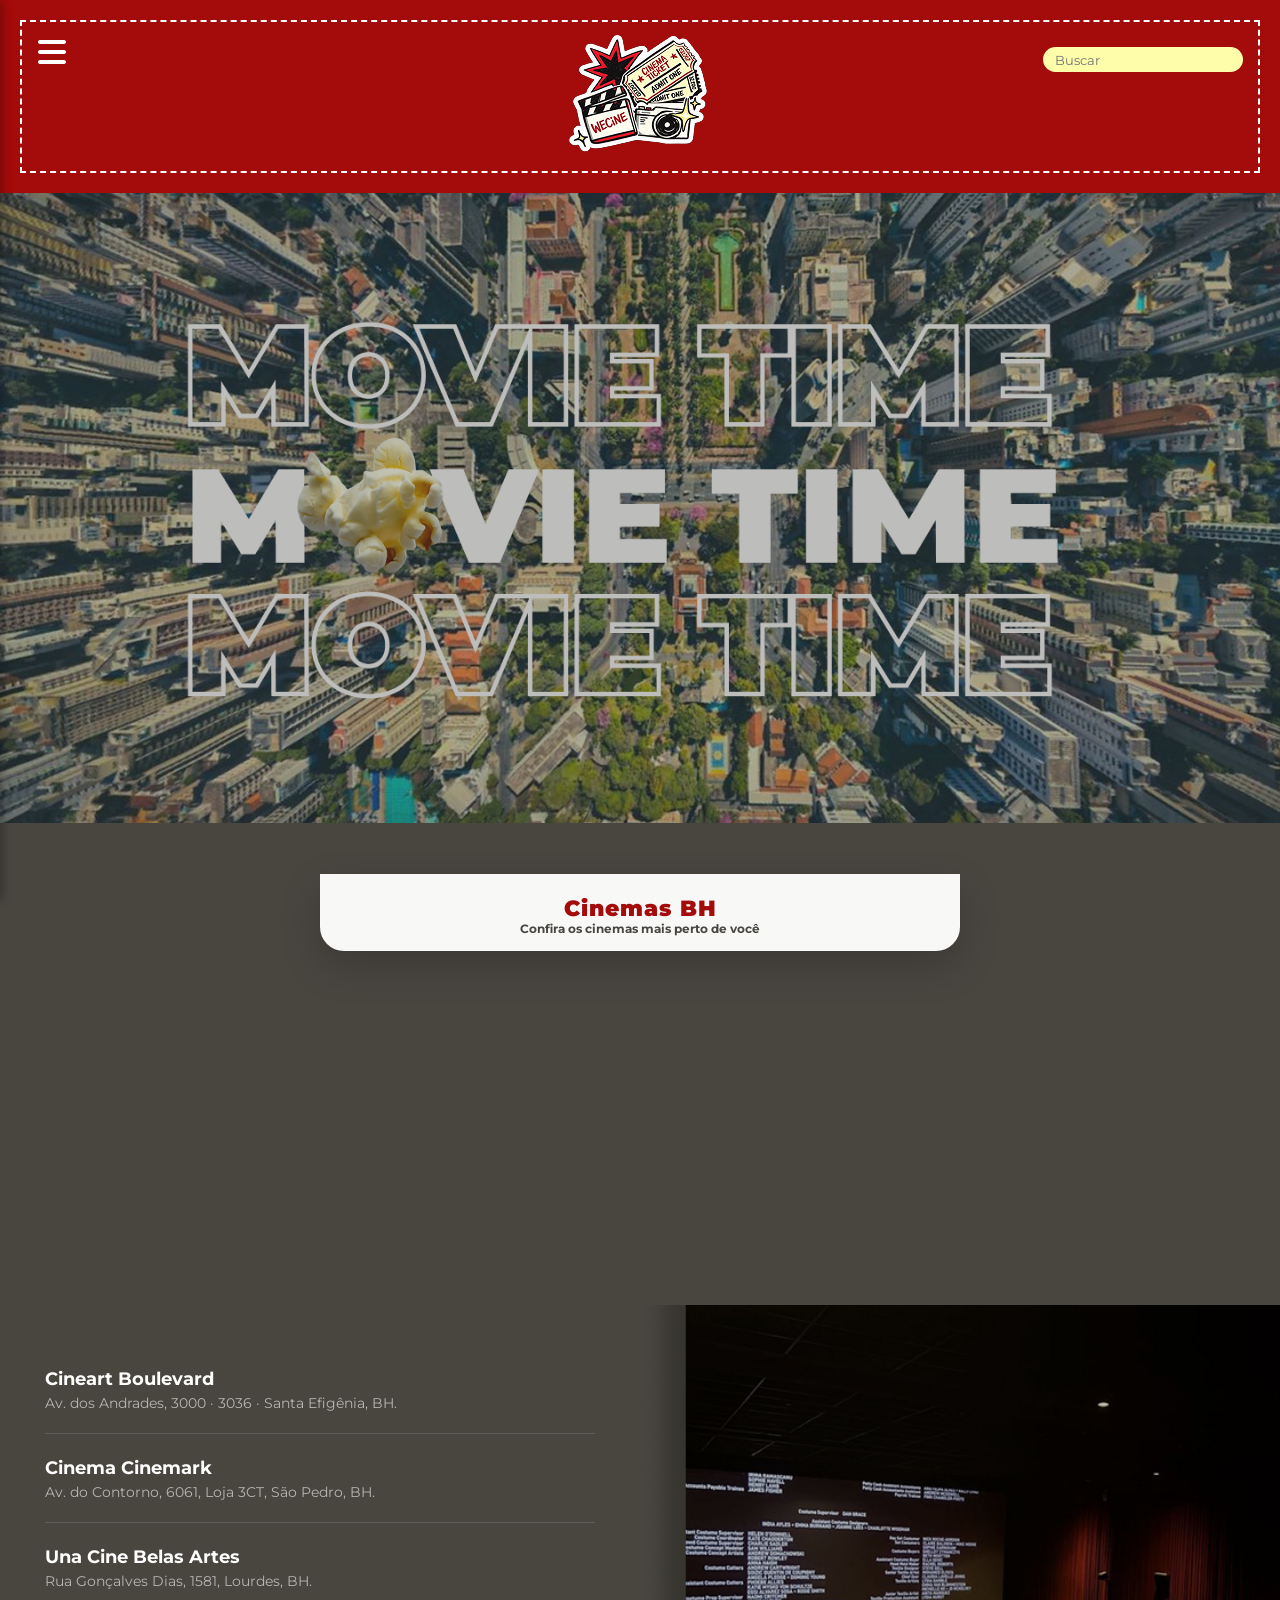
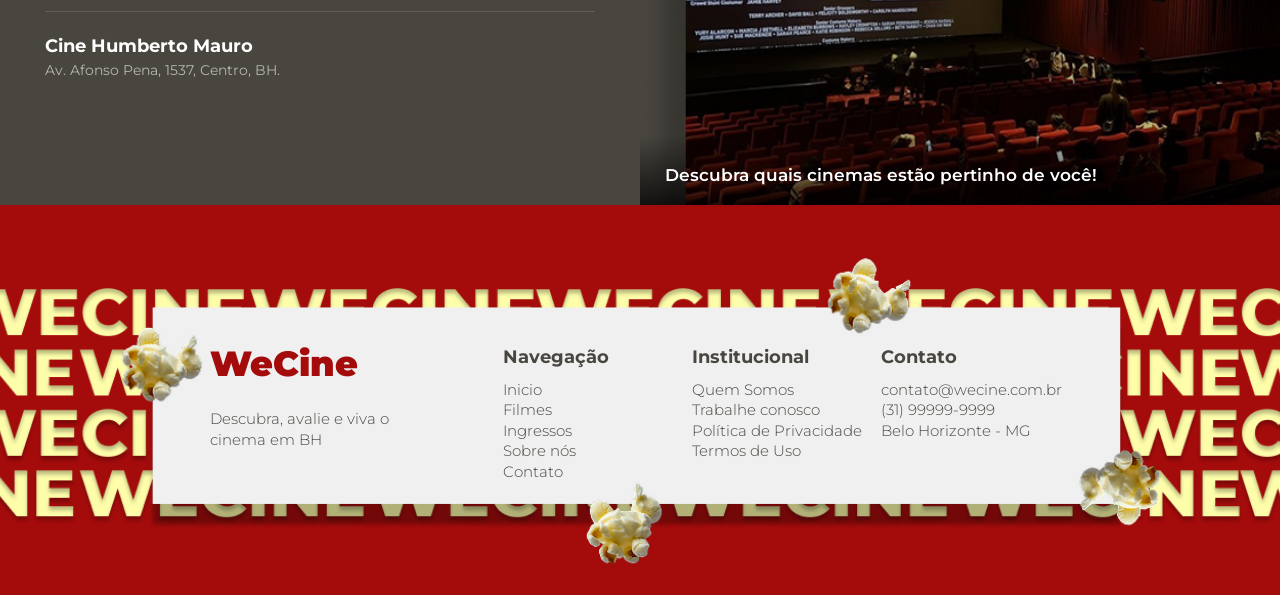
<file: pages/mapas.html>
<!--
    Autor da página: Vitor Vogel
-->

<!DOCTYPE html>
<html lang="pt-BR">

<head>
    <meta charset="UTF-8">
    <meta name="viewport" content="width=device-width, initial-scale=1.0">
    <title>WeCine — Cinemas em BH</title>
    <link href="https://fonts.googleapis.com/css2?family=Montserrat:wght@300;400;500;700;900&display=swap"
        rel="stylesheet">
    <link rel="stylesheet" href="../css/mapas.css">
    <link rel="icon" href="../images/logo.png">
</head>

<body>

    <div id="conteudo-principal">
        <header id="menu">
            <nav id="menu-nav" aria-label="Navegação principal">
                <div>
                    <button id="btn-menu" role="button" aria-label="Abrir menu">
                        <svg xmlns="http://www.w3.org/2000/svg" viewBox="0 0 448 512" aria-hidden="true">
                            <path fill="rgb(255,255,255)"
                                d="M0 96C0 78.3 14.3 64 32 64l384 0c17.7 0 32 14.3 32 32s-14.3 32-32 32L32 128C14.3 128 0 113.7 0 96zM0 256c0-17.7 14.3-32 32-32l384 0c17.7 0 32 14.3 32 32s-14.3 32-32 32L32 288c-17.7 0-32-14.3-32-32zM448 416c0 17.7-14.3 32-32 32L32 448c-17.7 0-32-14.3-32-32s14.3-32 32-32l384 0c17.7 0 32 14.3 32 32z" />
                        </svg>
                    </button>
                </div>
                <div id="logo-div">
                    <a href="../index.html"><img id="logo" src="../images/logo.png" alt="Logo do site"></a>
                </div>
                <div id="busca">
                    <div>
                        <input id="search-input" type="search" placeholder="Buscar">
                    </div>
                </div>
            </nav>
        </header>

        <aside id="menu-lateral">
            <div id="menu-lateral-content">
                <button id="btn-fechar">&times;</button>
                <h1>WECINE</h1>
                <nav>
                    <ul>
                        <li class="menu-item"><a href="../index.html">Página inicial</a></li>
                        <li class="menu-item"><a href="grid.html">Grade de gênero</a></li>
                        <li class="menu-item"><a href="tabela.html">Nosso TOP 6</a></li>
                        <li class="menu-item"><a href="filme-do-momento.html">Filme do momento</a></li>
                        <li class="menu-item"><a href="mapas.html">Mapas</a></li>
                        <li class="menu-item"><a href="formulario.html">Formulário</a></li>
                        <li>
                            <div class="compra-container">
                                <p class="compra-titulo">Compre seu ingresso</p>
                                <p class="compra-descricao">Garantimos os melhores lugares para você!</p>
                                <a href="ingressos.html" class="btn-comprar"><b>Comprar agora</b></a>
                            </div>
                        </li>
                        <li class="menu-item"><a href="sobre.html">Página sobre</a></li>
                    </ul>
                </nav>
            </div>
        </aside>

        <div id="overlay"></div>

        <div id="content">

            <!-- HERO -->
            <section id="hero">
                <img src="../images/Group 185.png" alt="Vista aérea de Belo Horizonte">

            </section>

            <!-- MAPA -->
            <section id="secao-mapa">
                <div id="mapa-wrapper">
                    <div id="mapa-overlay">
                        <div class="mapa-titulo">
                            <span>Cinemas BH</span>
                            <p>Confira os cinemas mais perto de você</p>
                        </div>
                    </div>
                    <iframe src="https://www.google.com/maps/d/embed?mid=1WgxO-QkD7GP3Sxouxxd8123QXzaC8ug&ehbc=2E312F"
                        width="640" height="480"></iframe>
                </div>
            </section>

            <!-- CINEMAS -->
            <section id="secao-cinemas">
                <div id="lista-cinemas">
                    <a class="cinema-item"
                        href="https://www.google.com/maps/search/Cineart+Boulevard+Av+dos+Andrades+3000+Santa+Efigenia+BH"
                        target="_blank" rel="noopener noreferrer">
                        <h2>Cineart Boulevard</h2>
                        <p>Av. dos Andrades, 3000 · 3036 · Santa Efigênia, BH.</p>
                    </a>
                    <a class="cinema-item"
                        href="https://www.google.com/maps/search/Cinema+Cinemark+Av+do+Contorno+6061+Sao+Pedro+BH"
                        target="_blank" rel="noopener noreferrer">
                        <h2>Cinema Cinemark</h2>
                        <p>Av. do Contorno, 6061, Loja 3CT, São Pedro, BH.</p>
                    </a>
                    <a class="cinema-item"
                        href="https://www.google.com/maps/search/Una+Cine+Belas+Artes+Rua+Goncalves+Dias+1581+Lourdes+BH"
                        target="_blank" rel="noopener noreferrer">
                        <h2>Una Cine Belas Artes</h2>
                        <p>Rua Gonçalves Dias, 1581, Lourdes, BH.</p>
                    </a>
                    <a class="cinema-item"
                        href="https://www.google.com/maps/search/Cine+Humberto+Mauro+Av+Afonso+Pena+1537+Centro+BH"
                        target="_blank" rel="noopener noreferrer">
                        <h2>Cine Humberto Mauro</h2>
                        <p>Av. Afonso Pena, 1537, Centro, BH.</p>
                    </a>
                </div>

                <div id="cinema-foto">
                    <img src="../images/image 131.png" alt="Interior de um cinema">
                    <div id="cinema-foto-legenda">Descubra quais cinemas estão pertinho de você!</div>
                </div>
            </section>
        </div>
    </div>

    <footer>
        <div id="footer-div">
            <div id="div-logo">
                <h1>WeCine</h1>
                <span>Descubra, avalie e viva o cinema em BH</span>
            </div>
            <div id="footer-links">
                <div>
                    <span>
                        <h2>Navegação</h2>
                    </span>
                    <span>
                        <ul>
                            <li><a href="#">Inicio</a></li>
                            <li><a href="#">Filmes</a></li>
                            <li><a href="#">Ingressos</a></li>
                            <li><a href="#">Sobre nós</a></li>
                            <li><a href="#">Contato</a></li>
                        </ul>
                    </span>
                </div>
                <div id="institucional">
                    <span>
                        <h2>Institucional</h2>
                    </span>
                    <span>
                        <ul>
                            <li><a href="#">Quem Somos</a></li>
                            <li><a href="#">Trabalhe conosco</a></li>
                            <li><a href="#">Política de Privacidade</a></li>
                            <li><a href="#">Termos de Uso</a></li>
                        </ul>
                    </span>
                </div>
                <div>
                    <span>
                        <h2>Contato</h2>
                    </span>
                    <span>
                        <ul>
                            <li>contato@wecine.com.br</li>
                            <li>(31) 99999-9999</li>
                            <li>Belo Horizonte - MG</li>
                        </ul>
                    </span>
                </div>
            </div>
        </div>
    </footer>

    <script src="../js/mapas.js"></script>

</body>

</html>
</file>
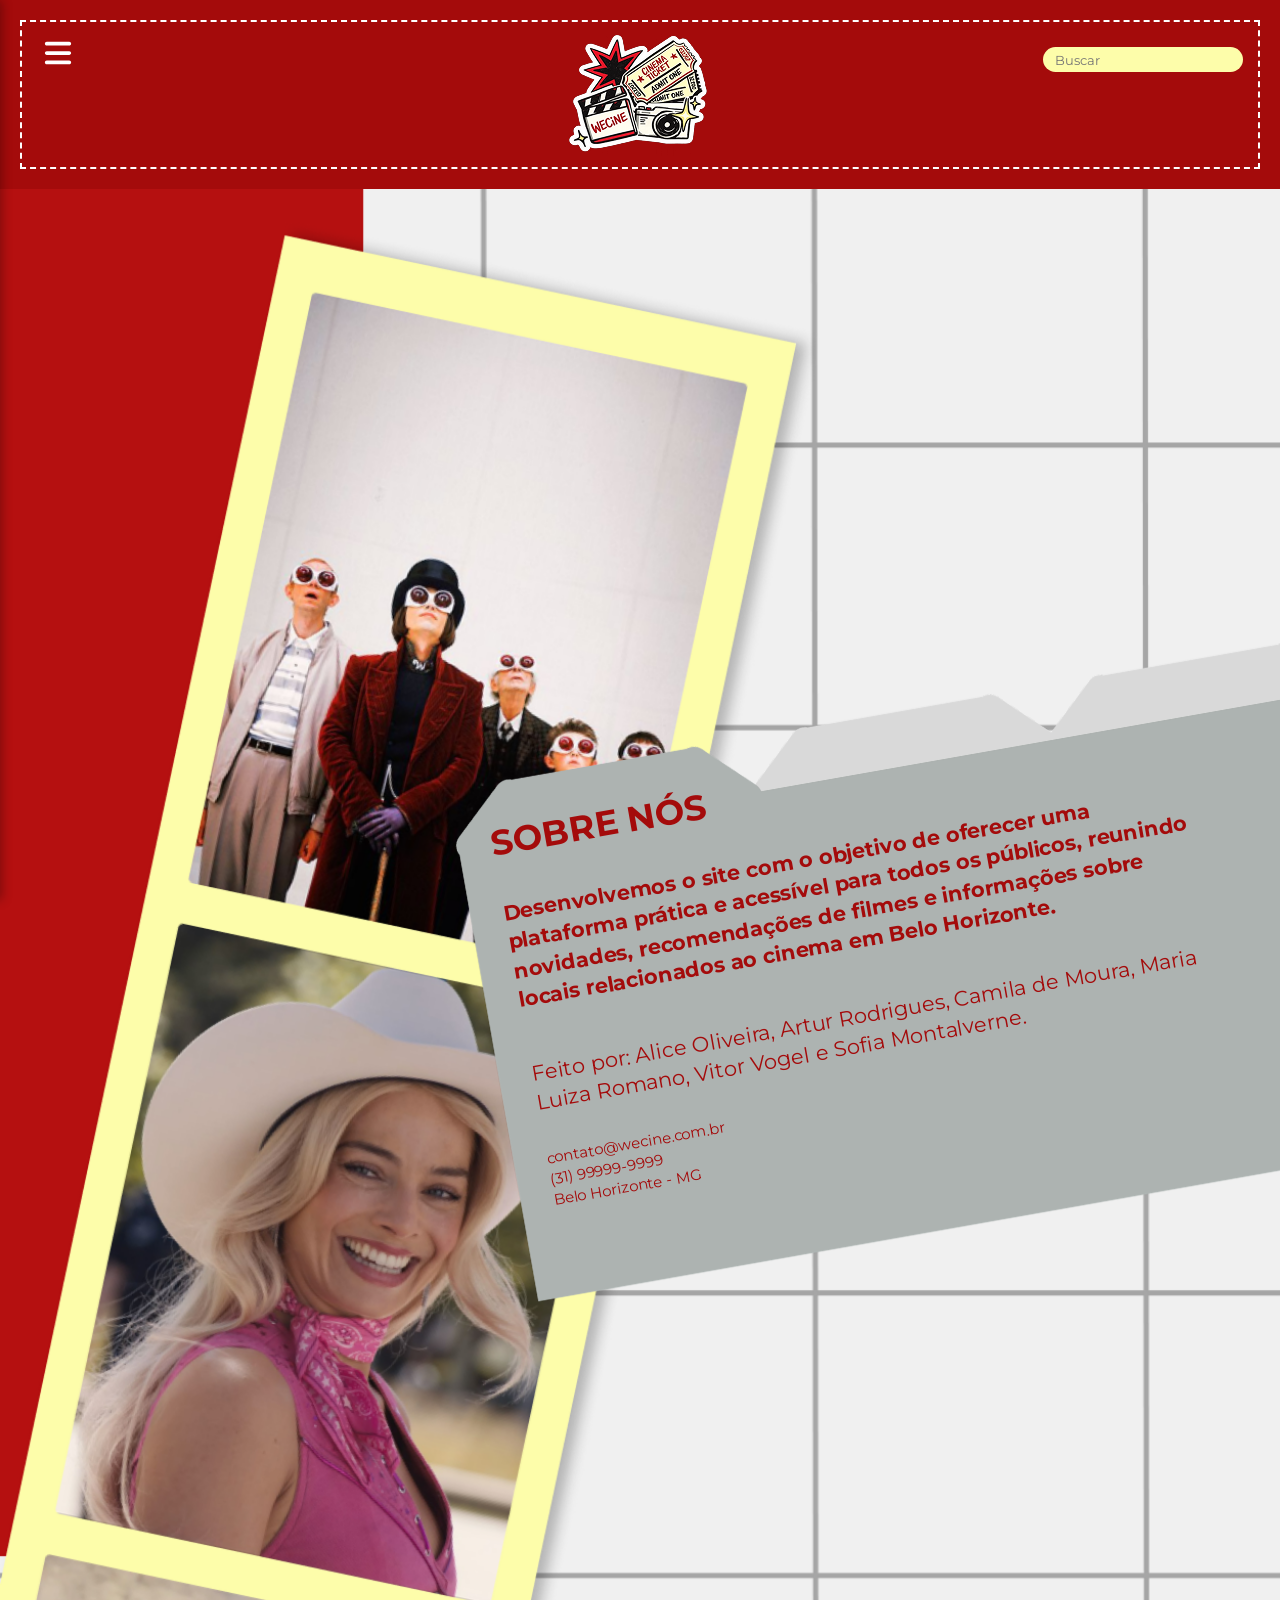
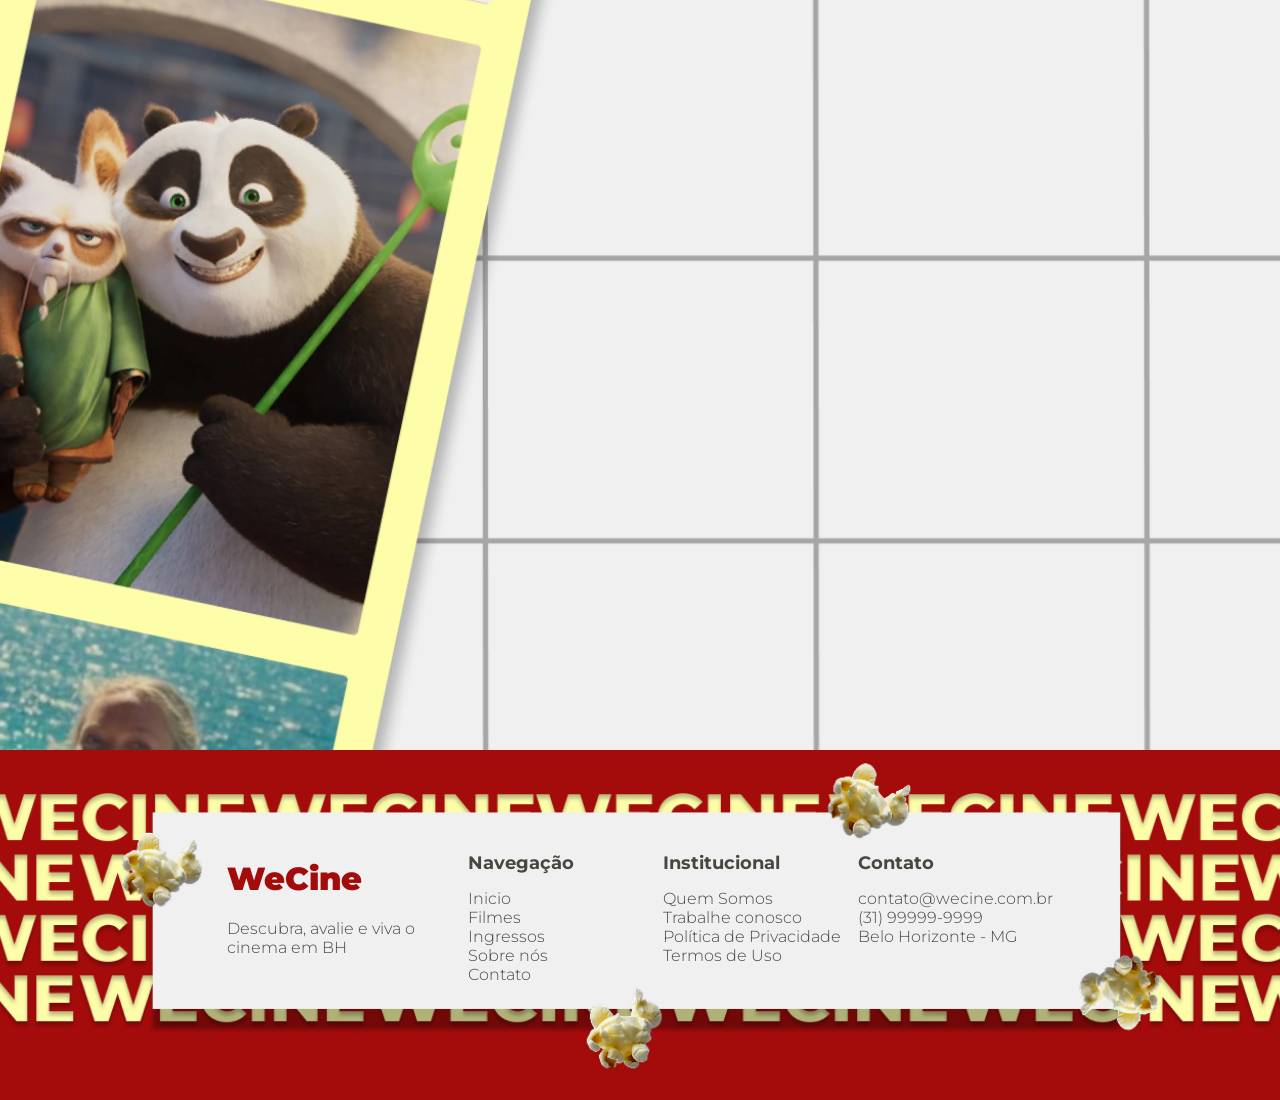
<file: pages/sobre.html>
<!--
    Autoras da página: Sofia e Maria Luiza
-->

<!DOCTYPE html>
<html lang="en">

<head>
    <meta charset="UTF-8">
    <meta name="viewport" content="width=device-width, initial-scale=1.0">
    <link rel="stylesheet" href="../css/sobre.css">
    <title>Página Sobre</title>
    <link rel="icon" href="../images/logo.png">
    <link rel="preconnect" href="https://fonts.googleapis.com">
    <link rel="preconnect" href="https://fonts.gstatic.com" crossorigin>
    <link href="https://fonts.googleapis.com/css2?family=Barlow:ital,wght@0,100;0,200;0,300;0,400;0,500;0,600;0,700;0,800;0,900;1,100;1,200;1,300;1,400;1,500;1,600;1,700;1,800;1,900&family=Montserrat:ital,wght@0,100..900;1,100..900&family=Work+Sans:ital,wght@0,100..900;1,100..900&display=swap" rel="stylesheet">
</head>

<body background-color="#A40B0B">
    <div id="conteudo-principal">    
        <header id="menu">
            <nav id="menu-nav" aria-label="Navegação principal">
                <div>
                    <button id="btn-menu" role="button" aria-label="Abrir menu">
                        <svg xmlns="http://www.w3.org/2000/svg" viewBox="0 0 448 512" aria-hidden="true">
                            <path fill="rgb(255, 255, 255)"
                                d="M0 96C0 78.3 14.3 64 32 64l384 0c17.7 0 32 14.3 32 32s-14.3 32-32 32L32 128C14.3 128 0 113.7 0 96zM0 256c0-17.7 14.3-32 32-32l384 0c17.7 0 32 14.3 32 32s-14.3 32-32 32L32 288c-17.7 0-32-14.3-32-32zM448 416c0 17.7-14.3 32-32 32L32 448c-17.7 0-32-14.3-32-32s14.3-32 32-32l384 0c17.7 0 32 14.3 32 32z" />
                        </svg>
                    </button>
                </div>
                <div id="logo-div">
                    <a href="../index.html"><img id="logo" src="../images/logo.png" alt="Logo do site"></a>
                </div>
                <div id="busca">
                    <div>
                        <input id="search-input" type="search" placeholder="Buscar">
                    </div>
                </div>
            </nav>
        </header>


        <div id="caixa-fundo">
            <img src="../images/caixa.png" alt="caixa-fundo">

            <section class="texto-sobre">
                <h1>SOBRE NÓS</h1>

                <p>
                    <b>
                        Desenvolvemos o site com o objetivo de oferecer uma plataforma prática e acessível para todos os
                        públicos,
                        reunindo novidades, recomendações de filmes e informações sobre locais relacionados ao cinema em
                        Belo Horizonte.
                    </b>
                </p>

                <p id="participantes">
                    Feito por: Alice Oliveira, Artur Rodrigues, Camila de Moura,
                    Maria Luiza Romano, Vitor Vogel e Sofia Montalverne.
                </p>

                <p id="linha">
                    contato@wecine.com.br
                    <br>
                    (31) 99999-9999
                    <br>
                    Belo Horizonte - MG
                </p>


            </section>
        </div>

        <aside id="menu-lateral">
            <div id="menu-lateral-content">
                <button id="btn-fechar">&times;</button>
                <h1>WECINE</h1>
                <nav>
                    <ul>
                        <li class="menu-item"><a href="../index.html">Página inicial</a></li>
                        <li class="menu-item"><a href="grid.html">Grade de gênero</a></li>
                        <li class="menu-item"><a href="tabela.html">Nosso TOP 6</a></li>
                        <li class="menu-item"><a href="filme-do-momento.html">Filme do momento</a></li>
                        <li class="menu-item"><a href="mapas.html">Mapas</a></li>
                        <li class="menu-item"><a href="formulario.html">Formulário</a></li>
                        <li>
                            <div class="compra-container">
                                <p class="compra-titulo">Compre seu ingresso</p>
                                <p class="compra-descricao">Garantimos os melhores lugares para você!</p>
                                <a href="ingressos.html" class="btn-comprar"><b>Comprar agora</b></a>
                            </div>
                        </li>
                        <li class="menu-item"><a href="sobre.html">Página sobre</a></li>
                    </ul>
                </nav>
            </div>
        </aside>
    </div>

    <footer>
        <div id="footer-div">
            <div id="div-logo">
                <h1>WeCine</h1>
                <span>
                    Descubra, avalie e viva o cinema em BH
                </span>
            </div>
            <div id="footer-links">
                <div>
                    <span>
                        <h2>
                            Navegação
                        </h2>
                    </span>
                    <span>
                        <ul>
                            <li><a href="#">Inicio</a></li>
                            <li><a href="#">Filmes</a></li>
                            <li><a href="#">Ingressos</a></li>
                            <li><a href="#">Sobre nós</a></li>
                            <li><a href="#">Contato</a></li>
                        </ul>
                    </span>
                </div>
                <div id="institucional">
                    <span>
                        <h2>
                            Institucional
                        </h2>
                    </span>
                    <span>
                        <ul>
                            <li><a href="#">Quem Somos</a></li>
                            <li><a href="#">Trabalhe conosco</a></li>
                            <li><a href="#">Política de Privacidade</a></li>
                            <li><a href="#">Termos de Uso</a></li>
                        </ul>
                    </span>
                </div>
                <div>
                    <span>
                        <h2>
                            Contato
                        </h2>
                    </span>
                    <span>
                        <ul>
                            <li>contato@wecine.com.br</li>
                            <li>(31) 99999-9999</li>
                            <li>Belo Horizonte - MG</li>
                        </ul>
                    </span>
                </div>
            </div>
        </div>
    </footer>

    <script src="../js/sobre.js"></script>
</body>
</html>
</file>
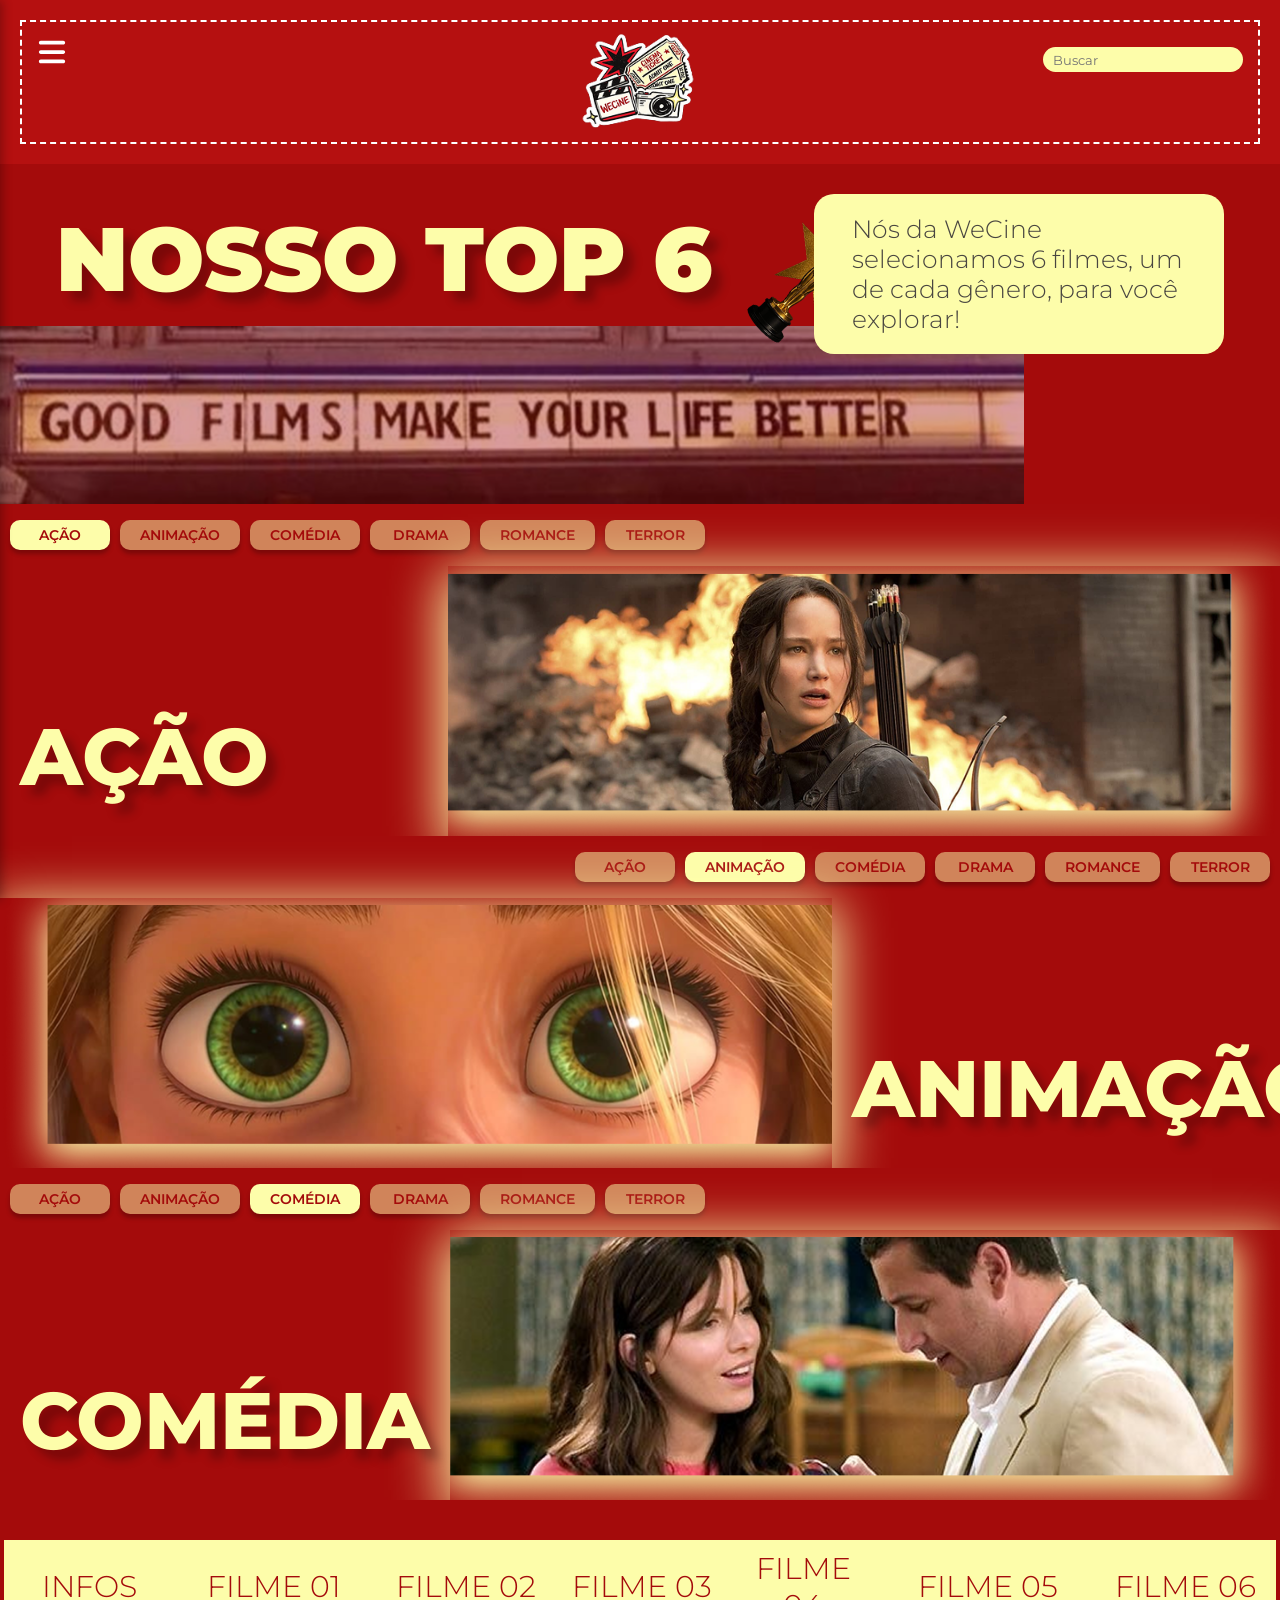
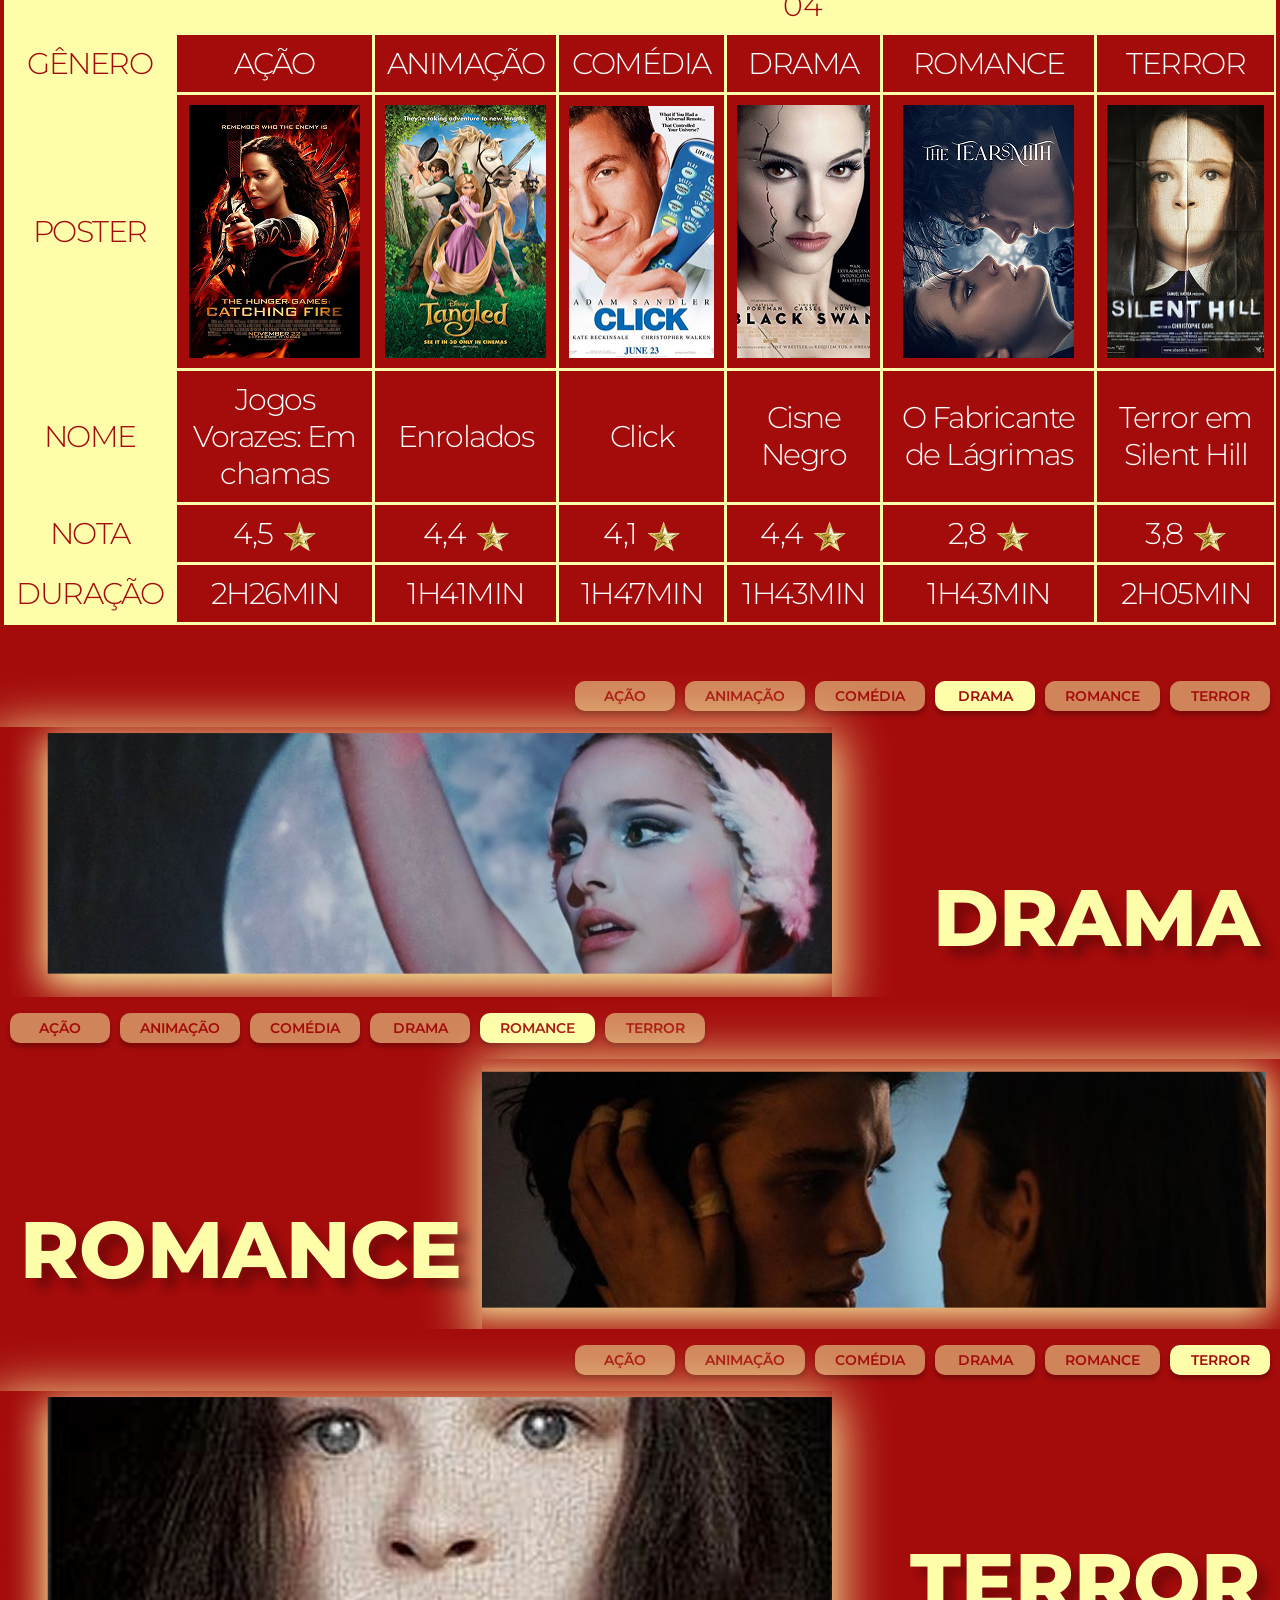
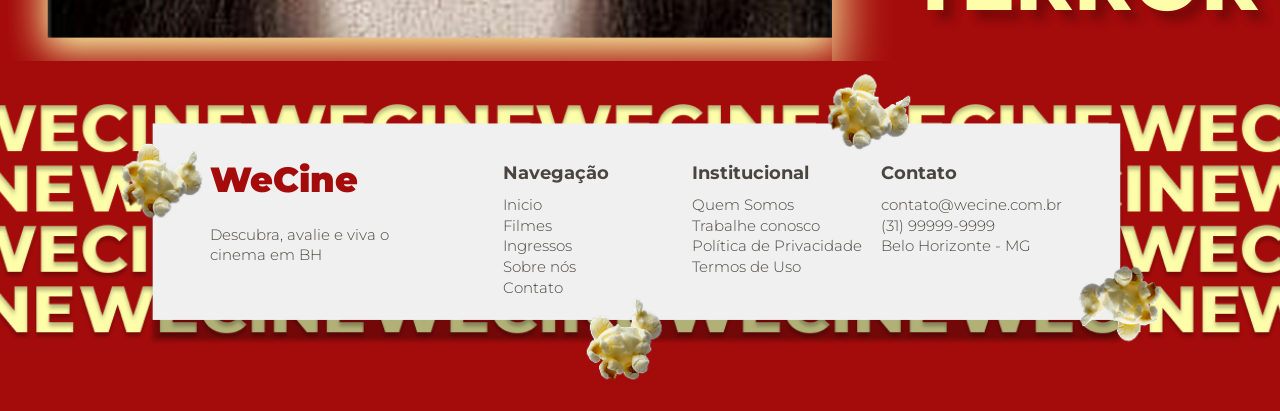
<file: pages/tabela.html>
<!--
    Autor da página: Arthur Rodrigues
-->

<!DOCTYPE html>
<html lang="pt-BR">

<head>
    <meta charset="UTF-8">
    <meta name="viewport" content="width=device-width, initial-scale=1.0">
    <title>WeCine - Nosso TOP 6</title>
    <link rel="icon" href="../images/logo.png">
    <link rel="stylesheet" href="../css/tabela.css">
    <link rel="preconnect" href="https://fonts.googleapis.com">
    <link rel="preconnect" href="https://fonts.gstatic.com" crossorigin>
    <link
        href="https://fonts.googleapis.com/css2?family=Barlow:ital,wght@0,100;0,200;0,300;0,400;0,500;0,600;0,700;0,800;0,900;1,100;1,200;1,300;1,400;1,500;1,600;1,700;1,800;1,900&family=Montserrat:ital,wght@0,100..900;1,100..900&family=Work+Sans:ital,wght@0,100..900;1,100..900&display=swap"
        rel="stylesheet">
</head>

<body>
    <div class="desktop-container">

        <header id="menu">
            <nav id="menu-nav" aria-label="Navegação principal">
                <div>
                    <button id="btn-menu" role="button" aria-label="Abrir menu">
                        <svg xmlns="http://www.w3.org/2000/svg" viewBox="0 0 448 512" aria-hidden="true">
                            <path fill="rgb(255, 255, 255)"
                                d="M0 96C0 78.3 14.3 64 32 64l384 0c17.7 0 32 14.3 32 32s-14.3 32-32 32L32 128C14.3 128 0 113.7 0 96zM0 256c0-17.7 14.3-32 32-32l384 0c17.7 0 32 14.3 32 32s-14.3 32-32 32L32 288c-17.7 0-32-14.3-32-32zM448 416c0 17.7-14.3 32-32 32L32 448c-17.7 0-32-14.3-32-32s14.3-32 32-32l384 0c17.7 0 32 14.3 32 32z" />
                        </svg>
                    </button>
                </div>
                <div id="logo-div">
                    <a href="../index.html"><img id="logo" src="../images/logo.png" alt="Logo do site"></a>
                </div>
                <div id="busca">
                    <div>
                        <input id="search-input" type="search" placeholder="Buscar">
                    </div>
                </div>
            </nav>
        </header>

        <aside id="menu-lateral">
            <div id="menu-lateral-content">
                <button id="btn-fechar">&times;</button>
                <h1>WECINE</h1>
                <nav>
                    <ul>
                        <li class="menu-item"><a href="../index.html">Página inicial</a></li>
                        <li class="menu-item"><a href="grid.html">Grade de gênero</a></li>
                        <li class="menu-item"><a href="tabela.html">Nosso TOP 6</a></li>
                        <li class="menu-item"><a href="filme-do-momento.html">Filme do momento</a></li>
                        <li class="menu-item"><a href="mapas.html">Mapas</a></li>
                        <li class="menu-item"><a href="formulario.html">Formulário</a></li>
                        <li class="menu-item"><a href="ingressos.html">Ingressos</a></li>
                        <li>
                            <div class="compra-container">
                                <p class="compra-titulo">Compre seu ingresso</p>
                                <p class="compra-descricao">Garantimos os melhores lugares para você!</p>
                                <button class="btn-comprar">Comprar agora</button>
                            </div>
                        </li>
                        <li class="menu-item"><a href="sobre.html">Página sobre</a></li>
                    </ul>
                </nav>
            </div>
        </aside>

        <main class="main-content">

            <section class="hero-section">
                <img class="hero-bg" src="../images/image 59.png">
                <div class="hero-text">
                    <h1 class="hero-title">NOSSO TOP 6</h1>
                    <img class="trophy" src="../images/image-removebg-preview 1.png">
                </div>
                <div class="hero-box">
                    <p>Nós da WeCine selecionamos 6 filmes, um de cada gênero, para você explorar!</p>
                </div>
            </section>

            <section class="genre-section genre-left">
                <div class="genre-tabs">
                    <span class="tab tab-active">AÇÃO</span>
                    <span class="tab">ANIMAÇÃO</span>
                    <span class="tab">COMÉDIA</span>
                    <span class="tab">DRAMA</span>
                    <span class="tab">ROMANCE</span>
                    <span class="tab">TERROR</span>
                </div>
                <div class="genre-body">
                    <div class="genre-label-group left">
                        <span class="genre-name">AÇÃO</span>
                    </div>
                    <img class="genre-img" src="../images/image 75.png" alt="Ação">
                </div>
            </section>

            <section class="genre-section genre-right">
                <div class="genre-tabs genre-tabs-right">
                    <span class="tab">AÇÃO</span>
                    <span class="tab tab-active">ANIMAÇÃO</span>
                    <span class="tab">COMÉDIA</span>
                    <span class="tab">DRAMA</span>
                    <span class="tab">ROMANCE</span>
                    <span class="tab">TERROR</span>
                </div>
                <div class="genre-body">
                    <img class="genre-img" src="../images/image 70.png" alt="Animação">
                    <div class="genre-label-group right">
                        <span class="genre-name">ANIMAÇÃO</span>
                    </div>
                </div>
            </section>

            <section class="genre-section genre-left">
                <div class="genre-tabs">
                    <span class="tab">AÇÃO</span>
                    <span class="tab">ANIMAÇÃO</span>
                    <span class="tab tab-active">COMÉDIA</span>
                    <span class="tab">DRAMA</span>
                    <span class="tab">ROMANCE</span>
                    <span class="tab">TERROR</span>
                </div>
                <div class="genre-body">
                    <div class="genre-label-group left">
                        <span class="genre-name">COMÉDIA</span>
                    </div>
                    <img class="genre-img" src="../images/image 76.png" alt="Comédia">
                </div>
            </section>

            <section class="table-section">
                <div class="table-wrapper">
                    <table class="filmes-table">
                        <thead>
                            <tr>
                                <th class="th-label">INFOS</th>
                                <th>FILME 01</th>
                                <th>FILME 02</th>
                                <th>FILME 03</th>
                                <th>FILME 04</th>
                                <th>FILME 05</th>
                                <th>FILME 06</th>
                            </tr>
                        </thead>
                        <tbody>
                            <tr class="row-genero">
                                <td class="td-label">GÊNERO</td>
                                <td>AÇÃO</td>
                                <td>ANIMAÇÃO</td>
                                <td>COMÉDIA</td>
                                <td>DRAMA</td>
                                <td>ROMANCE</td>
                                <td>TERROR</td>
                            </tr>
                            <tr class="row-poster">
                                <td class="td-label">POSTER</td>
                                <td><img src="../images/image 92.png" alt="Jogos Vorazes: Em Chamas" class="poster-img">
                                </td>
                                <td><img src="../images/image 103.png" alt="Enrolados" class="poster-img"></td>
                                <td><img src="../images/image 104.png" alt="Click" class="poster-img"></td>
                                <td><img src="../images/image 105.png" alt="Cisne Negro" class="poster-img"></td>
                                <td><img src="../images/image 106.png" alt="O Fabricante de Lágrimas"
                                        class="poster-img"></td>
                                <td><img src="../images/image 107.png" alt="Terror em Silent Hill" class="poster-img">
                                </td>
                            </tr>
                            <tr class="row-nome">
                                <td class="td-label">NOME</td>
                                <td>Jogos Vorazes: Em chamas</td>
                                <td>Enrolados</td>
                                <td>Click</td>
                                <td>Cisne Negro</td>
                                <td>O Fabricante de Lágrimas</td>
                                <td>Terror em Silent Hill</td>
                            </tr>
                            <tr class="row-nota">
                                <td class="td-label">NOTA</td>
                                <td>4,5 <img src="../images/image 64.png" alt="estrela" class="star-icon"></td>
                                <td>4,4 <img src="../images/image 64.png" alt="estrela" class="star-icon"></td>
                                <td>4,1 <img src="../images/image 64.png" alt="estrela" class="star-icon"></td>
                                <td>4,4 <img src="../images/image 64.png" alt="estrela" class="star-icon"></td>
                                <td>2,8 <img src="../images/image 64.png" alt="estrela" class="star-icon"></td>
                                <td>3,8 <img src="../images/image 64.png" alt="estrela" class="star-icon"></td>
                            </tr>
                            <tr class="row-duracao">
                                <td class="td-label">DURAÇÃO</td>
                                <td>2H26MIN</td>
                                <td>1H41MIN</td>
                                <td>1H47MIN</td>
                                <td>1H43MIN</td>
                                <td>1H43MIN</td>
                                <td>2H05MIN</td>
                            </tr>
                        </tbody>
                    </table>
                </div>
            </section>

            <section class="genre-section genre-right">
                <div class="genre-tabs genre-tabs-right">
                    <span class="tab">AÇÃO</span>
                    <span class="tab">ANIMAÇÃO</span>
                    <span class="tab">COMÉDIA</span>
                    <span class="tab tab-active">DRAMA</span>
                    <span class="tab">ROMANCE</span>
                    <span class="tab">TERROR</span>
                </div>
                <div class="genre-body">
                    <img class="genre-img" src="../images/image 77.png" alt="Drama">
                    <div class="genre-label-group right">
                        <span class="genre-name">DRAMA</span>
                    </div>
                </div>
            </section>

            <section class="genre-section genre-left">
                <div class="genre-tabs">
                    <span class="tab">AÇÃO</span>
                    <span class="tab">ANIMAÇÃO</span>
                    <span class="tab">COMÉDIA</span>
                    <span class="tab">DRAMA</span>
                    <span class="tab tab-active">ROMANCE</span>
                    <span class="tab">TERROR</span>
                </div>
                <div class="genre-body">
                    <div class="genre-label-group left">
                        <span class="genre-name">ROMANCE</span>
                    </div>
                    <img class="genre-img" src="../images/image 78.png" alt="Romance">
                </div>
            </section>

            <section class="genre-section genre-right">
                <div class="genre-tabs genre-tabs-right">
                    <span class="tab">AÇÃO</span>
                    <span class="tab">ANIMAÇÃO</span>
                    <span class="tab">COMÉDIA</span>
                    <span class="tab">DRAMA</span>
                    <span class="tab">ROMANCE</span>
                    <span class="tab tab-active">TERROR</span>
                </div>
                <div class="genre-body">
                    <img class="genre-img" src="../images/image 74.png" alt="Terror">
                    <div class="genre-label-group right">
                        <span class="genre-name">TERROR</span>
                    </div>
                </div>
            </section>

        </main>

        <footer>
            <div id="footer-div">
                <div id="div-logo">
                    <h1>WeCine</h1>
                    <span>Descubra, avalie e viva o cinema em BH</span>
                </div>
                <div id="footer-links">
                    <div>
                        <span>
                            <h2>Navegação</h2>
                        </span>
                        <span>
                            <ul>
                                <li><a href="#">Inicio</a></li>
                                <li><a href="#">Filmes</a></li>
                                <li><a href="#">Ingressos</a></li>
                                <li><a href="#">Sobre nós</a></li>
                                <li><a href="#">Contato</a></li>
                            </ul>
                        </span>
                    </div>
                    <div id="institucional">
                        <span>
                            <h2>Institucional</h2>
                        </span>
                        <span>
                            <ul>
                                <li><a href="#">Quem Somos</a></li>
                                <li><a href="#">Trabalhe conosco</a></li>
                                <li><a href="#">Política de Privacidade</a></li>
                                <li><a href="#">Termos de Uso</a></li>
                            </ul>
                        </span>
                    </div>
                    <div>
                        <span>
                            <h2>Contato</h2>
                        </span>
                        <span>
                            <ul>
                                <li>contato@wecine.com.br</li>
                                <li>(31) 99999-9999</li>
                                <li>Belo Horizonte - MG</li>
                            </ul>
                        </span>
                    </div>
                </div>
            </div>
        </footer>
    </div>

    <script src="../js/tabela.js"></script>
</body>

</html>
</file>
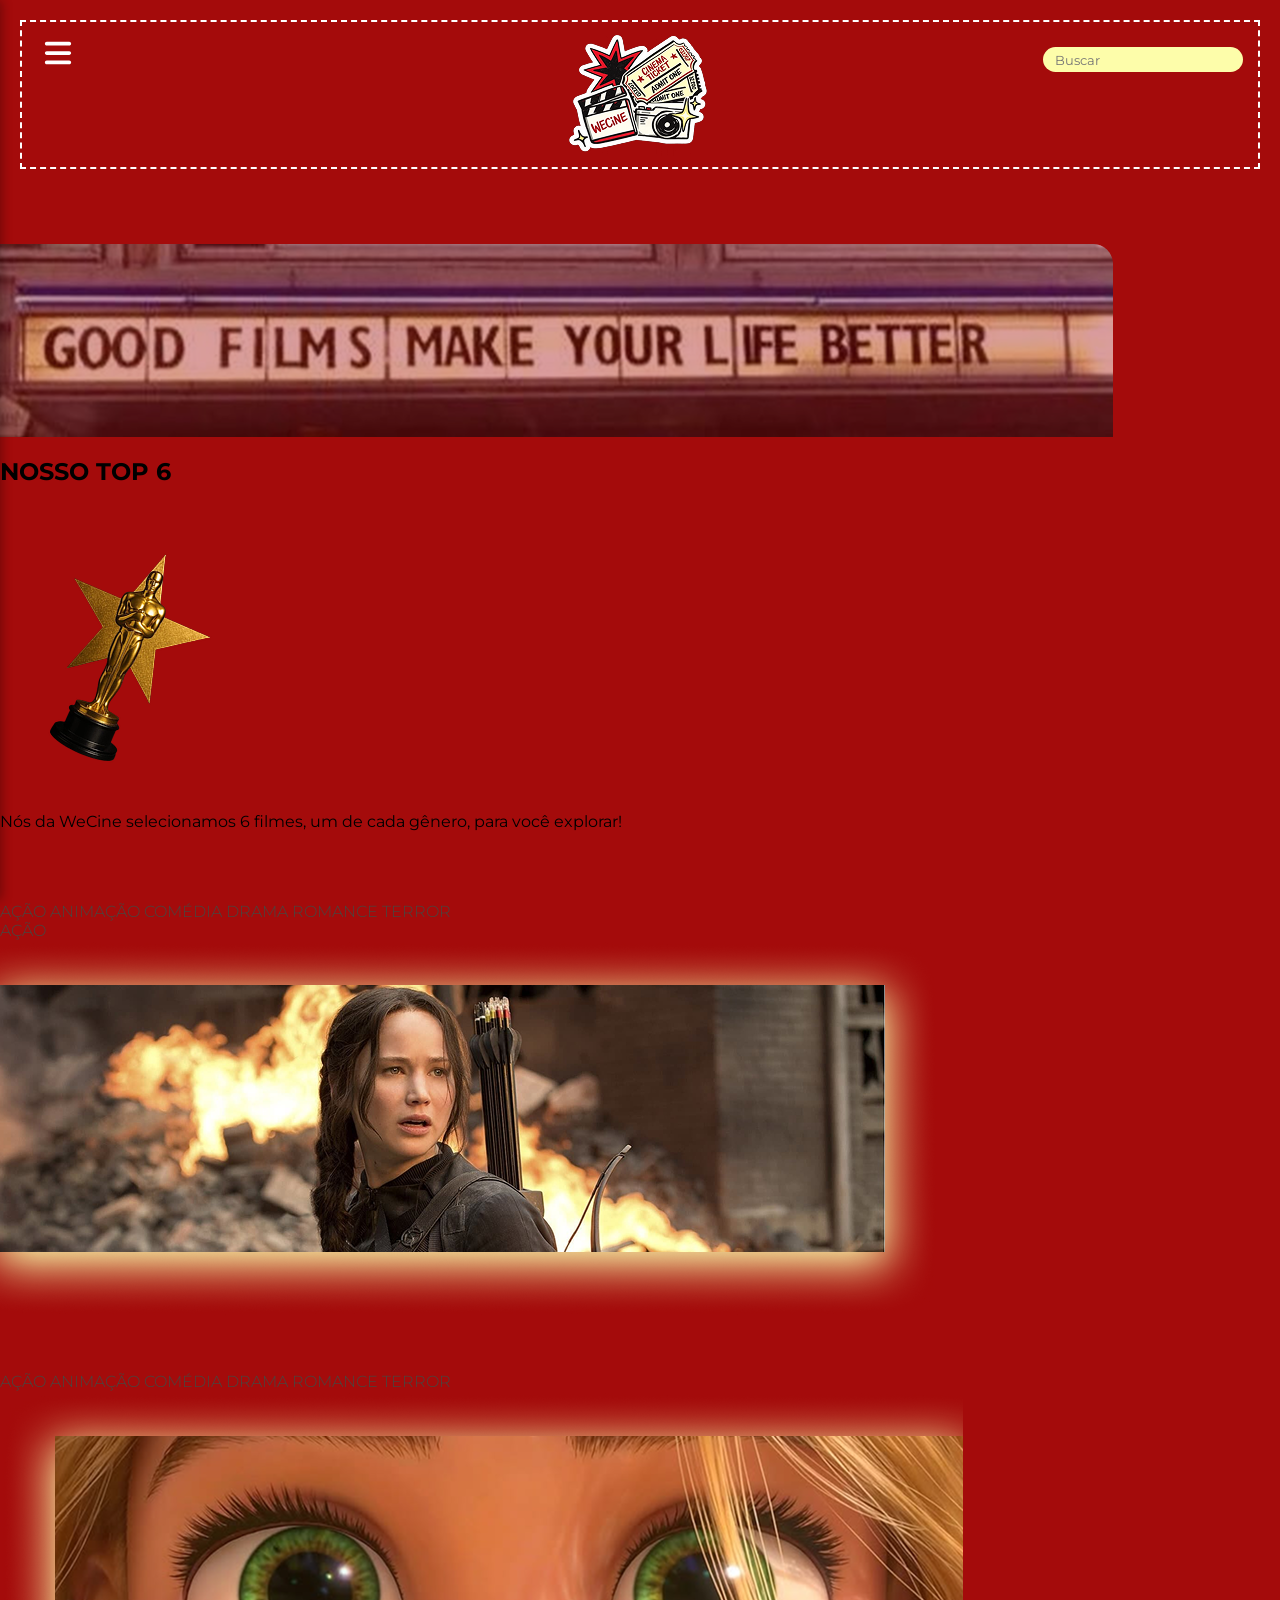
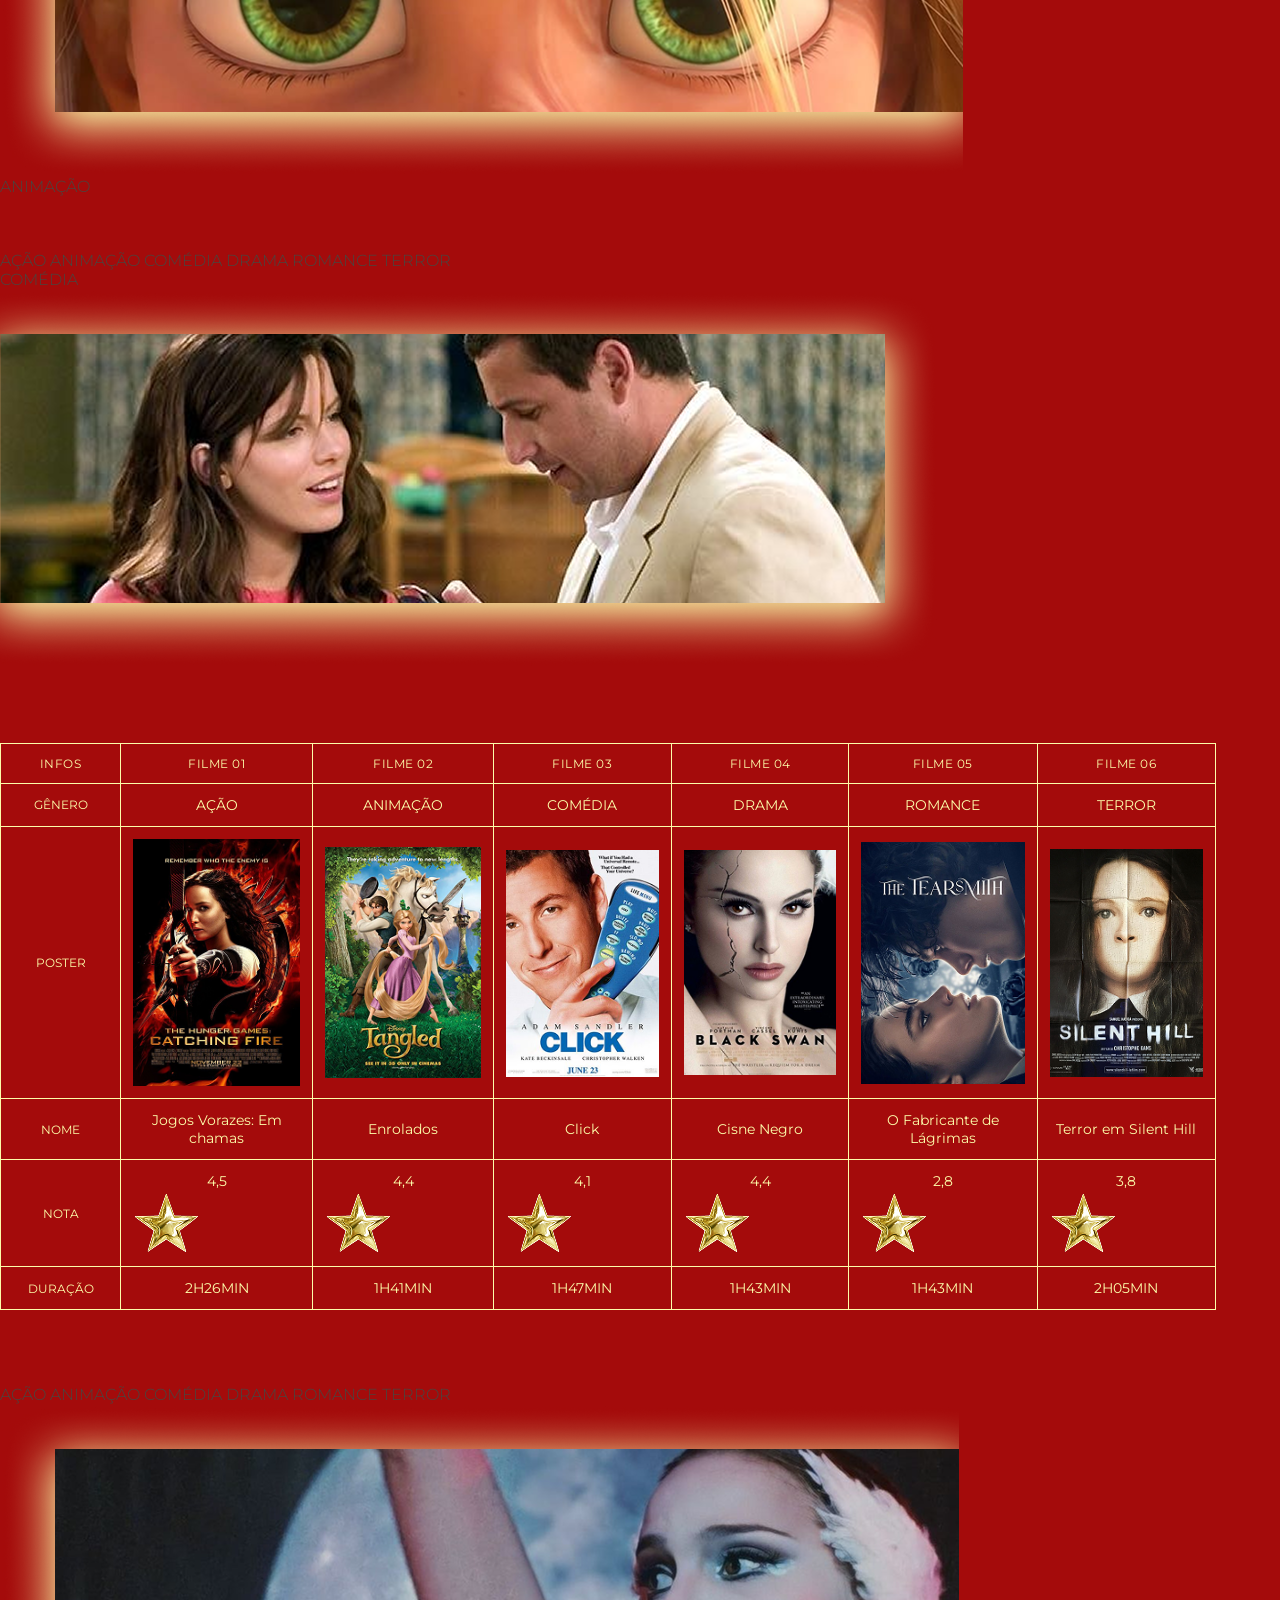
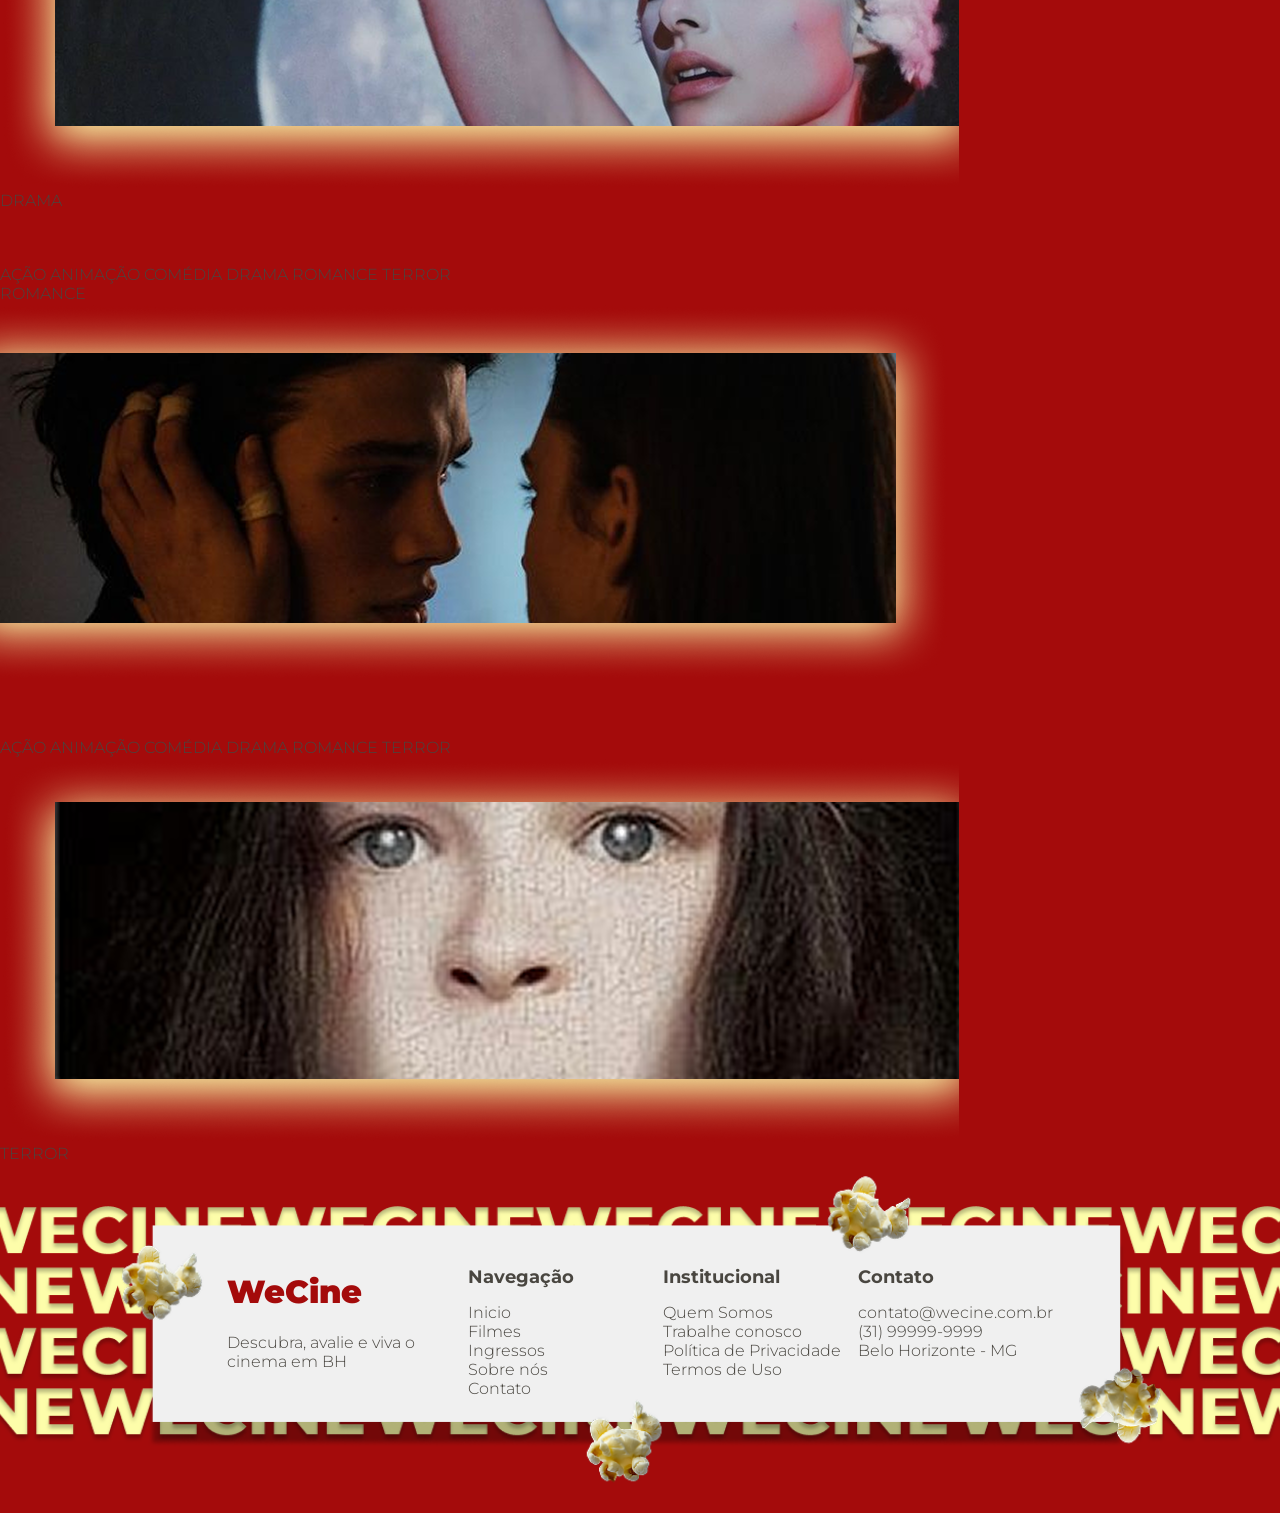
<file: pages/top6.html>
<!--
    Autor da página: Arthur Rodrigues
-->

<!DOCTYPE html>
<html lang="pt-BR">

<head>
    <meta charset="UTF-8">
    <meta name="viewport" content="width=device-width, initial-scale=1.0">
    <title>WeCine - Nosso TOP 6</title>
    <link rel="icon" href="../images/logo.png">
    <link rel="stylesheet" href="../css/top6.css">
    <link rel="preconnect" href="https://fonts.googleapis.com">
    <link rel="preconnect" href="https://fonts.gstatic.com" crossorigin>
    <link
        href="https://fonts.googleapis.com/css2?family=Barlow:ital,wght@0,100;0,200;0,300;0,400;0,500;0,600;0,700;0,800;0,900;1,100;1,200;1,300;1,400;1,500;1,600;1,700;1,800;1,900&family=Montserrat:ital,wght@0,100..900;1,100..900&family=Work+Sans:ital,wght@0,100..900;1,100..900&display=swap"
        rel="stylesheet">
</head>

<body>
    <div class="desktop-container">

        <header id="menu">
            <nav id="menu-nav" aria-label="Navegação principal">
                <div>
                    <button id="btn-menu" role="button" aria-label="Abrir menu">
                        <svg xmlns="http://www.w3.org/2000/svg" viewBox="0 0 448 512" aria-hidden="true">
                            <path fill="rgb(255, 255, 255)"
                                d="M0 96C0 78.3 14.3 64 32 64l384 0c17.7 0 32 14.3 32 32s-14.3 32-32 32L32 128C14.3 128 0 113.7 0 96zM0 256c0-17.7 14.3-32 32-32l384 0c17.7 0 32 14.3 32 32s-14.3 32-32 32L32 288c-17.7 0-32-14.3-32-32zM448 416c0 17.7-14.3 32-32 32L32 448c-17.7 0-32-14.3-32-32s14.3-32 32-32l384 0c17.7 0 32 14.3 32 32z" />
                        </svg>
                    </button>
                </div>
                <div id="logo-div">
                    <a href="/index.html"><img id="logo" src="../images/logo.png" alt="Logo do site"></a>
                </div>
                <div id="busca">
                    <div>
                        <input id="search-input" type="search" placeholder="Buscar">
                    </div>
                </div>
            </nav>
        </header>

        <aside id="menu-lateral">
            <div id="menu-lateral-content">
                <button id="btn-fechar">&times;</button>
                <h1>WECINE</h1>
                <nav>
                    <ul>
                       <li><a href="../index.html">Página inicial</a></li>
                        <li><a href="grid.html">Grade de gênero</a></li>
                        <li><a href="tabela.html">Nosso TOP 6</a></li>
                        <li><a href="filme-do-momento.html">Filme do momento</a></li>
                        <li><a href="mapas.html">Mapas</a></li>
                        <li><a href="formulario.html">Formulário</a></li>
                        <li>
                            <div class="compra-container">
                                <p class="compra-titulo">Compre seu ingresso</p>
                                <p class="compra-descricao">Garantimos os melhores lugares para você!</p>
                                <a class="btn-comprar" href="ingressos.html">Comprar agora</a>
                            </div>
                        </li>
                        <li><a href="sobre.html">Página sobre</a></li>
                    </ul>
                </nav>
            </div>
        </aside>

        <main class="main-content">

            <section class="hero-section">
                <img class="hero-bg" src="../images/image 59.png">
                <div class="hero-text">
                    <h1 class="hero-title">NOSSO TOP 6</h1>
                    <img class="trophy" src="../images/image-removebg-preview 1.png">
                </div>
                <div class="hero-box">
                    <p>Nós da WeCine selecionamos 6 filmes, um de cada gênero, para você explorar!</p>
                </div>
            </section>

            <section class="genre-section genre-left">
                <div class="genre-tabs">
                    <span class="tab tab-active">AÇÃO</span>
                    <span class="tab">ANIMAÇÃO</span>
                    <span class="tab">COMÉDIA</span>
                    <span class="tab">DRAMA</span>
                    <span class="tab">ROMANCE</span>
                    <span class="tab">TERROR</span>
                </div>
                <div class="genre-body">
                    <div class="genre-label-group left">
                        <span class="genre-name">AÇÃO</span>
                    </div>
                    <img class="genre-img" src="../images/image 75.png" alt="Ação">
                </div>
            </section>

            <section class="genre-section genre-right">
                <div class="genre-tabs genre-tabs-right">
                    <span class="tab">AÇÃO</span>
                    <span class="tab tab-active">ANIMAÇÃO</span>
                    <span class="tab">COMÉDIA</span>
                    <span class="tab">DRAMA</span>
                    <span class="tab">ROMANCE</span>
                    <span class="tab">TERROR</span>
                </div>
                <div class="genre-body">
                    <img class="genre-img" src="../images/image 70.png" alt="Animação">
                    <div class="genre-label-group right">
                        <span class="genre-name">ANIMAÇÃO</span>
                    </div>
                </div>
            </section>

            <section class="genre-section genre-left">
                <div class="genre-tabs">
                    <span class="tab">AÇÃO</span>
                    <span class="tab">ANIMAÇÃO</span>
                    <span class="tab tab-active">COMÉDIA</span>
                    <span class="tab">DRAMA</span>
                    <span class="tab">ROMANCE</span>
                    <span class="tab">TERROR</span>
                </div>
                <div class="genre-body">
                    <div class="genre-label-group left">
                        <span class="genre-name">COMÉDIA</span>
                    </div>
                    <img class="genre-img" src="../images/image 76.png" alt="Comédia">
                </div>
            </section>

            <section class="table-section">
                <div class="table-wrapper">
                    <table class="filmes-table">
                        <thead>
                            <tr>
                                <th class="th-label">INFOS</th>
                                <th>FILME 01</th>
                                <th>FILME 02</th>
                                <th>FILME 03</th>
                                <th>FILME 04</th>
                                <th>FILME 05</th>
                                <th>FILME 06</th>
                            </tr>
                        </thead>
                        <tbody>
                            <tr class="row-genero">
                                <td class="td-label">GÊNERO</td>
                                <td>AÇÃO</td>
                                <td>ANIMAÇÃO</td>
                                <td>COMÉDIA</td>
                                <td>DRAMA</td>
                                <td>ROMANCE</td>
                                <td>TERROR</td>
                            </tr>
                            <tr class="row-poster">
                                <td class="td-label">POSTER</td>
                                <td><img src="../images/image 92.png" alt="Jogos Vorazes: Em Chamas" class="poster-img">
                                </td>
                                <td><img src="../images/image 103.png" alt="Enrolados" class="poster-img"></td>
                                <td><img src="../images/image 104.png" alt="Click" class="poster-img"></td>
                                <td><img src="../images/image 105.png" alt="Cisne Negro" class="poster-img"></td>
                                <td><img src="../images/image 106.png" alt="O Fabricante de Lágrimas"
                                        class="poster-img"></td>
                                <td><img src="../images/image 107.png" alt="Terror em Silent Hill" class="poster-img">
                                </td>
                            </tr>
                            <tr class="row-nome">
                                <td class="td-label">NOME</td>
                                <td>Jogos Vorazes: Em chamas</td>
                                <td>Enrolados</td>
                                <td>Click</td>
                                <td>Cisne Negro</td>
                                <td>O Fabricante de Lágrimas</td>
                                <td>Terror em Silent Hill</td>
                            </tr>
                            <tr class="row-nota">
                                <td class="td-label">NOTA</td>
                                <td>4,5 <img src="../images/image 64.png" alt="estrela" class="star-icon"></td>
                                <td>4,4 <img src="../images/image 64.png" alt="estrela" class="star-icon"></td>
                                <td>4,1 <img src="../images/image 64.png" alt="estrela" class="star-icon"></td>
                                <td>4,4 <img src="../images/image 64.png" alt="estrela" class="star-icon"></td>
                                <td>2,8 <img src="../images/image 64.png" alt="estrela" class="star-icon"></td>
                                <td>3,8 <img src="../images/image 64.png" alt="estrela" class="star-icon"></td>
                            </tr>
                            <tr class="row-duracao">
                                <td class="td-label">DURAÇÃO</td>
                                <td>2H26MIN</td>
                                <td>1H41MIN</td>
                                <td>1H47MIN</td>
                                <td>1H43MIN</td>
                                <td>1H43MIN</td>
                                <td>2H05MIN</td>
                            </tr>
                        </tbody>
                    </table>
                </div>
            </section>

            <section class="genre-section genre-right">
                <div class="genre-tabs genre-tabs-right">
                    <span class="tab">AÇÃO</span>
                    <span class="tab">ANIMAÇÃO</span>
                    <span class="tab">COMÉDIA</span>
                    <span class="tab tab-active">DRAMA</span>
                    <span class="tab">ROMANCE</span>
                    <span class="tab">TERROR</span>
                </div>
                <div class="genre-body">
                    <img class="genre-img" src="../images/image 77.png" alt="Drama">
                    <div class="genre-label-group right">
                        <span class="genre-name">DRAMA</span>
                    </div>
                </div>
            </section>

            <section class="genre-section genre-left">
                <div class="genre-tabs">
                    <span class="tab">AÇÃO</span>
                    <span class="tab">ANIMAÇÃO</span>
                    <span class="tab">COMÉDIA</span>
                    <span class="tab">DRAMA</span>
                    <span class="tab tab-active">ROMANCE</span>
                    <span class="tab">TERROR</span>
                </div>
                <div class="genre-body">
                    <div class="genre-label-group left">
                        <span class="genre-name">ROMANCE</span>
                    </div>
                    <img class="genre-img" src="../images/image 78.png" alt="Romance">
                </div>
            </section>

            <section class="genre-section genre-right">
                <div class="genre-tabs genre-tabs-right">
                    <span class="tab">AÇÃO</span>
                    <span class="tab">ANIMAÇÃO</span>
                    <span class="tab">COMÉDIA</span>
                    <span class="tab">DRAMA</span>
                    <span class="tab">ROMANCE</span>
                    <span class="tab tab-active">TERROR</span>
                </div>
                <div class="genre-body">
                    <img class="genre-img" src="../images/image 74.png" alt="Terror">
                    <div class="genre-label-group right">
                        <span class="genre-name">TERROR</span>
                    </div>
                </div>
            </section>

        </main>

        <footer>
            <div id="footer-div">
                <div id="div-logo">
                    <h1>WeCine</h1>
                    <span>Descubra, avalie e viva o cinema em BH</span>
                </div>
                <div id="footer-links">
                    <div>
                        <span>
                            <h2>Navegação</h2>
                        </span>
                        <span>
                            <ul>
                                <li><a href="#">Inicio</a></li>
                                <li><a href="#">Filmes</a></li>
                                <li><a href="#">Ingressos</a></li>
                                <li><a href="#">Sobre nós</a></li>
                                <li><a href="#">Contato</a></li>
                            </ul>
                        </span>
                    </div>
                    <div id="institucional">
                        <span>
                            <h2>Institucional</h2>
                        </span>
                        <span>
                            <ul>
                                <li><a href="#">Quem Somos</a></li>
                                <li><a href="#">Trabalhe conosco</a></li>
                                <li><a href="#">Política de Privacidade</a></li>
                                <li><a href="#">Termos de Uso</a></li>
                            </ul>
                        </span>
                    </div>
                    <div>
                        <span>
                            <h2>Contato</h2>
                        </span>
                        <span>
                            <ul>
                                <li>contato@wecine.com.br</li>
                                <li>(31) 99999-9999</li>
                                <li>Belo Horizonte - MG</li>
                            </ul>
                        </span>
                    </div>
                </div>
            </div>
        </footer>
    </div>

    <script src="../js/tabela.js"></script>
</body>

</html>
</file>
<file: css/inicio.css>
/* Geral */

body {
    background-color: #F0F0F0;
}

* {
    padding: 0;
    margin: 0;
    font-family: "Montserrat", sans-serif;
    box-sizing: border-box;
}

/* Header */
#menu {
    min-height: 160px;
    height: auto;
    width: 100%;
    background-color: #A40B0B;
    padding: 20px;
    margin: 0;
}

#logo {
    height: 100%;
    object-fit: contain;
    margin-top: 10px;
    margin-bottom: 10px;
}

#logo-div {
    display: flex;
    justify-content: center;
    align-items: center;
}

#menu-nav {
    width: 100%;
    height: 100%;
    display: grid;
    grid-template-columns: 1fr 1fr 1fr;
    border: dashed 2px white;
}

#menu-nav svg {
    color: white;
    width: 30px;
    height: 30px;
    margin: 15px;
}

#busca {
    display: flex;
    justify-content: right;
    align-items: top;
}

#busca div {
    width: 200px;
    margin-top: 25px;
    margin-right: 15px;
    height: min-content;
    padding-left: 10px;
    padding-right: 5px;
    background-color: #FDFDAA;
    border-radius: 25px;
    overflow: hidden;
}

#busca div input {
    font-family: "Montserrat", sans-serif;
    background-color: transparent;
    border: none !important;
    height: 25px;
    width: 100%;
    outline-offset: 0;
    appearance: none;
    -webkit-appearance: none;
}

#busca div input:-webkit-autofill,
#busca div input:-webkit-autofill:hover,
#busca div input:-webkit-autofill:focus {
    -webkit-box-shadow: 0 0 0px 1000px #FDFDAA inset;
    -webkit-text-fill-color: #333 !important;
    transition: background-color 5000s ease-in-out 0s;
}

#busca div input::-webkit-search-decoration,
#busca div input::-webkit-search-cancel-button,
#busca div input::-webkit-search-results-button,
#busca div input::-webkit-search-results-decoration {
    display: none;
}


#menu-lateral {
    position: fixed;
    top: 0;
    left: -350px;
    width: 350px;
    height: 100vh;
    background-color: #A40B0B;
    box-shadow: 2px 0 10px rgba(0, 0, 0, 0.3);
    transition: left 0.3s ease;
    z-index: 1000;
    overflow-y: auto;
}

#menu-lateral.ativo {
    left: 0;
}

#menu-lateral-content {
    padding: 30px 20px;
    color: white;
}

#btn-fechar {
    position: absolute;
    top: 15px;
    right: 20px;
    background: none;
    border: none;
    color: white;
    font-size: 40px;
    cursor: pointer;
    padding: 0;
}

#menu-lateral h1 {
    color: #FDFDAA;
    font-size: 32px;
    text-align: center;
    margin: 20px 0 30px;
    font-weight: 900;
    letter-spacing: 2px;
}

#menu-lateral nav ul {
    list-style: none;
    padding: 0;
    margin: 0;
}

#menu-lateral nav ul li {
    margin: 0;
    border-bottom: 1px solid rgba(255, 253, 170, 0.2);
}

.menu-item a {
    display: block;
    color: white;
    text-decoration: none;
    padding: 15px;
    font-weight: 500;
    font-size: 16px;
    transition: all 0.3s ease;
}

.menu-item a:hover {
    background-color: rgba(255, 253, 170, 0.1);
    color: #FDFDAA;
    padding-left: 25px;
}

#menu-lateral nav ul li a:hover {
    background-color: rgba(255, 253, 170, 0.1);
    color: #FDFDAA;
}
.compra-container {
    padding: 20px 15px;
    background: rgba(255, 253, 170, 0.1);
    border: 2px solid #FDFDAA;
    border-radius: 10px;
    margin: 15px 0;
    text-align: center;
}

.compra-titulo {
    color: white;
    font-weight: 700;
    font-size: 16px;
    margin: 0 0 8px;
}

.compra-descricao {
    color: rgba(255, 253, 170, 0.7);
    font-size: 12px;
    margin: 0 0 15px;
    font-weight: 400;
}

.btn-comprar {
    background-color: #FDFDAA;
    color: #A40B0B;
    border: none;
    padding: 10px 0;
    padding-top: 15px;
    padding-bottom: 15px;
    width: 100%;
    display: inline-block;
    border-radius: 25px;
    font-weight: 700;
    cursor: pointer;
    transition: all 0.3s ease;
    font-size: 14px;
    box-sizing: border-box;
    text-decoration: none;
}

.btn-comprar:hover {
    background-color: white;
    transform: scale(1.05);
    box-shadow: 0 4px 12px rgba(0, 0, 0, 0.2);
}

img {
    max-width: 100%;
    height: auto;
    display: block;
}

nav {
    width: 100%;
}

button {
    background: none;
    border: none;
    cursor: pointer;
}


#info {
    background-image: url('../images/inicio-listras.png');
    height: 40vh;
    display: flex;
    justify-content: center;
    align-items: center;
    margin-bottom: 40px;
    position: relative;
}

#info-bloco {
    background-color: #f0f0f0;
    max-width: 600px;
    height: 20vh;
    text-align: justify;
    padding: 0 20px;
    display: flex;
    align-items: center;
    border-radius: 15px;
    font-size: 20px;
    color: #A40B0B;
}

#info-pipoca1 {
    position: absolute;
    top: 10px;
    right: 34%;
}

#info-pipoca2 {
    position: absolute;
    top: 50px;
    left: 30%;
}

#info-pipoca3 {
    position: absolute;
    bottom: 20px;
    right: 45%;
}

/* Conteúdo */
#conteudo {
    display: flex;
    min-height: 100vh;
    column-gap: 10%;
    width: 80%;
    justify-self: center;
    align-items: flex-start;
    justify-content: center;
}

#conteudo>nav {
    background-color: #A40B0B;
    border-radius: 15px;
    display: flex;
    flex-direction: column;
    justify-content: center;
    gap: 20px;
    padding: 40px 0;
    max-width: 500px;

}

#conteudo>nav>a {
    color: white;
    text-decoration: none;
    margin: 20px 0;
    font-weight: 500;
    font-size: 150%;
}

#conteudo>nav>h2 {
    font-size: 3em;
    text-align: center;
    color: #FDFDAA;
    margin-bottom: 20px;
}

#conteudo-ingresso {
    border: 2px solid #FDFDAA;
    border-radius: 15px;
    padding: 40px 20px;
}

#conteudo-ingresso-texto1 {
    color: white;
    font-size: 1.6em;
    font-weight: 500;
}

#conteudo-ingresso-texto2 {
    color: white;
    padding: 20px 0;
}

#conteudo-btnCompra {
    background-color: #FDFDAA;
    padding: 10px 45px;
    border: none;
    border-radius: 15px;
    color: #333;
    text-decoration: none;
    font-size: 1.5em;
    display: flex;
    justify-content: center;
}


@media screen and (min-width: 1200px) {
    #conteudo {
        margin: 0 auto;
    }

    #conteudo>nav {
        padding: 30px;
    }

    #conteudo>nav>a {
        margin: 8px 0;
    }

    #conteudo-ingresso {
        padding: 20px 15px;
    }
}

@media screen and (min-width: 769px) and (max-width: 1024px) {
    #conteudo {
        column-gap: 5%;
        width: 90%;
        margin: 0 auto;
    }

    #conteudo>nav {
        padding: 20px;
        gap: 15px;
    }

    #conteudo>nav>a {
        font-size: 110%;
        margin: 10px 0;
    }

    #conteudo>nav>h2 {
        font-size: 2em;
    }

    #info-bloco {
        max-width: 85%;
        font-size: 18px;
    }
}

@media (max-width: 768px) {
    #menu {
        display: flex !important;
        flex-direction: column !important;
        align-items: center !important;
        justify-content: center !important;
        padding: 20px 0 !important;
        min-height: auto;
    }

    #menu-nav svg:first-child {
        width: 24px;
        height: 24px;
        margin-bottom: 15px;
        order: 1;
    }

    #logo-div {
        order: 2;
        margin-bottom: 20px;
    }

    #logo {
        max-width: 150px;
        height: auto;
    }

    #busca {
        order: 3;
        justify-content: center;
        width: 100%;
    }

    #busca div {
        width: 70%;
        max-width: 250px;
        margin: 0 auto;
        text-align: center;
    }

    #busca div input {
        padding: 8px 10px;
        font-size: 14px;
        height: auto;
        width: 100%;
        box-sizing: border-box;
    }

    #menu-nav {
        display: flex;
        flex-direction: column;
        align-items: center;
        border: none;
    }

    #conteudo>div>div {
        display: flex !important;
        flex-direction: column !important;
        align-items: center !important;
        justify-content: center !important;
        row-gap: 30px !important;
        width: 100% !important;
        margin-bottom: 80px !important;
    }

    #conteudo>div>div>a {
        width: 290px !important;
        height: 320px !important;
        align-self: center !important;
    }

    #conteudo>div>div>a>img {
        height: 70% !important;
        width: 90% !important;
    }

    footer {
        background-image: none !important;
        background-color: #A40B0B !important;
        height: auto !important;
        padding: 45px 24px !important;
        display: block !important;
    }

    #footer-div {
        grid-template-columns: 1fr !important;
        height: auto !important;
        gap: 35px !important;
        padding: 0 !important;
    }

    footer h1 {
        color: #FDFDAA !important;
        font-size: 2.6rem !important;
    }

    footer h2 {
        color: #ffffff !important;
        font-size: 1.5rem !important;
    }

    span,
    #footer-links a {
        color: #ffffff !important;
        font-size: 1.25rem !important;
    }

    #footer-links {
        margin-left: 0 !important;
        grid-template-columns: 1fr !important;
        gap: 35px !important;
    }
}

#conteudo>div>div {
    display: grid;
    grid-template-columns: 1fr 1fr;
    grid-template-rows: repeat(3, 43vh);
    column-gap: 60px;
    align-self: center;
}

#conteudo>div>span>h2 {
    font-weight: 500;
    font-size: 2em;
    color: #000000;
}

#conteudo>div>span {
    display: flex;
    align-items: center;
    margin-bottom: 20px;
}

#conteudo>div>span>img {
    height: 35px;
    margin-right: 20px;
}

#conteudo>div>div>a {
    background-color: #A40B0B;
    padding: 10px;
    border-radius: 15px;
    text-decoration: none;
    display: flex;
    flex-direction: column;
    align-items: center;
    width: 100%;
    height: 80%;
    justify-content: center;
}

#conteudo>div>div>a>img {
    height: 70%;
    width: 90%;
}

#conteudo>div>div>a>p {
    background-color: #FDFDAA;
    padding: 5px 15px;
    height: 30px;
    display: flex;
    align-items: center;
    justify-content: center;
    border-radius: 15px;
    color: #333;
    margin-top: 10%;
    font-size: 1.5rem;
}

@media screen and (min-height: 1000px) {
    #conteudo>div>div>a {
        height: 60%;
    }

    #conteudo>div>div>a>img {
        height: 80%;
    }

    #conteudo>div>div {
        row-gap: 0;
        grid-template-rows: repeat(3, 20vh);
    }

    #conteudo>div>div>a {
        height: 88%;
    }
}

@media screen and (max-width: 1300px) {
    #conteudo>nav {
        display: none;
    }
}

@media screen and (max-width: 580px) {
    #conteudo>div>div {
        display: flex !important;
        flex-direction: column !important;
        align-items: center !important;
        justify-content: center !important;
        row-gap: 30px !important;
        width: 100% !important;
        margin-bottom: 80px !important;
    }

    #conteudo>div>div>a {
        width: 290px !important;
        height: 320px !important;
        align-self: center !important; 
    }

    #conteudo>div>div>a>img {
        height: 70% !important;
        width: 90% !important;
    }
}

@media screen and (max-width: 480px) {
    #menu {
        padding: 12px 10px;
    }

    #menu-nav svg:first-child {
        width: 22px;
        height: 22px;
    }

    #logo {
        max-width: 130px;
    }

    #busca div {
        width: 65%;
        max-width: 200px;
    }

    #busca div input {
        padding: 6px 8px;
        font-size: 12px;
    }

    #btn-fechar {
        top: 10px;
        right: 15px;
        font-size: 35px;
    }

    #menu-lateral {
        width: 85%;
        left: -85%;
    }

    #menu-lateral-content {
        padding: 20px 15px;
    }

    #menu-lateral h1 {
        font-size: 28px;
        margin: 15px 0 20px;
    }

    #info-bloco {
        font-size: 14px;
        padding: 12px;
    }

    #conteudo {
        width: 100%;
        padding: 0 8px;
        box-sizing: border-box;
    }

    #conteudo>nav>a {
        font-size: 90%;
        margin: 8px 0;
    }

    #conteudo>nav>h2 {
        font-size: 1.5em;
        margin-bottom: 15px;
    }

    #conteudo-ingresso {
        padding: 15px 10px;
    }

    #conteudo-ingresso-texto1 {
        font-size: 1.1em;
    }

    #conteudo-ingresso-texto2 {
        padding: 10px 0;
        font-size: 0.9em;
    }

    #conteudo-btnCompra {
        font-size: 1em;
        padding: 8px 25px;
    }

    #conteudo>div>span>h2 {
        font-size: 1.2em;
        color: #000000;
    }

    #conteudo>div>span>img {
        height: 20px;
    }

    #conteudo>div>div {
        display: flex !important;
        flex-direction: column !important;
        align-items: center !important;
        justify-content: center !important;
        row-gap: 30px !important;
        margin-bottom: 80px !important;
    }

    #conteudo>div>div>a {
        width: 290px !important;
        height: 320px !important;
    }

    #conteudo>div>div>a>p {
        font-size: 1rem;
        padding: 4px 8px;
        height: auto;
    }

    #institucional {
        margin-right: 0;
    }
}

footer {
    width: 100%;
    height: 350px;
    background-image: url('../images/footer.png');
    background-size: cover;
    background-repeat: no-repeat;
    background-position: center;
    display: flex;
    flex-direction: row;
    justify-content: center;
    align-items: center;
    font-family: "Montserrat", sans-serif;
    margin-top: auto;
    flex-shrink: 0;
    padding-top: 25px;
}

footer h1 {
    font-weight: 900;
    color: #A40B0B;
    font-size: 2.2rem;
    margin: 0 0 5px 0;
    line-height: 1.1;
}

footer h2 {
    font-weight: 700;
    font-size: large;
    color: #494640;
    margin: 0 0 10px 0;
}

span {
    color: #494640;
    font-weight: 300;
    font-size: 0.95rem;
    display: block;
    line-height: 1.35;
}

#div-logo span{
    margin-top: 25px;
    width: 90%;
}

#footer-div {
    display: grid;
    grid-template-columns: 0.6fr 1.4fr;
    height: 175px;
    justify-content: space-between;
    width: 100%;
    max-width: 960px;
    padding: 0 50px;
    align-items: flex-start;
}

#footer-links {
    margin-left: 35px;
    display: grid;
    grid-template-columns: repeat(3, 1fr);
}

#footer-links ul {
    list-style: none;
    padding: 0;
    margin: 0;
}

#footer-links ul li {
    margin: 0 !important;
    padding: 0 !important;
    line-height: 1.35;
}

#footer-links a {
    text-decoration: none;
    color: #494640;
    font-size: 0.95rem;
}

#footer-links a:hover {
    color: #A40B0B;
}

@media (max-width: 520px) {    

    footer {
        background-image: none !important;
        background-color: #A40B0B !important; 
        height: auto !important;
        padding: 45px 24px !important;
        display: block !important;
    }

    #footer-div {
        grid-template-columns: 1fr !important;
        height: auto !important;
        gap: 35px !important;
        padding: 0 !important;
    }

    footer h1 {
        color: #FDFDAA !important; 
        font-size: 2.6rem !important;
    }

    footer h2 {
        color: #ffffff !important;
        font-size: 1.5rem !important;
    }

    span, #footer-links a {
        color: #ffffff !important;
        font-size: 1.25rem !important;
    }

    #footer-links {
        margin-left: 0 !important;
        grid-template-columns: 1fr !important;
        gap: 35px !important;
    }
}
</file>
<file: css/filme-do-momento.css>
* {
    margin: 0;
    padding: 0;
    box-sizing: border-box;
    outline: none;
    font-family: "Montserrat", sans-serif;
}

body {
    background: #FDFDAA;
    display: flex;
    flex-direction: column;
    min-height: 100vh;
    color: #FFFFFF;
}

a {
    text-decoration: none;
    color: inherit;
}

a:hover {
    color: #A40B0B;
}

.desktop-container {
    width: 100%;
    background: #FDFDAA;
    position: relative;
    overflow: hidden;
    flex-grow: 1;
    display: flex;
    flex-direction: column;
}

#menu {
    min-height: 160px;
    height: auto;
    width: 100%;
    background-color: #A40B0B;
    padding: 20px;
    margin: 0;
    z-index: 99;
}

#logo {
    height: 100%;
    max-height: 100px;
    object-fit: contain;
    margin-top: 10px;
    margin-bottom: 10px;
}

#logo-div {
    display: flex;
    justify-content: center;
    align-items: center;
}

#menu-nav {
    width: 100%;
    height: 100%;
    display: grid;
    grid-template-columns: 1fr 1fr 1fr;
    border: dashed 2px white;
}

#menu-nav svg {
    color: white;
    width: 30px;
    height: 30px;
    margin: 15px;
}

#busca {
    display: flex;
    justify-content: right;
    align-items: top;
}

#busca div {
    width: 200px;
    margin-top: 25px;
    margin-right: 15px;
    height: min-content;
    padding-left: 10px;
    padding-right: 5px;
    background-color: #FDFDAA;
    border-radius: 25px;
    overflow: hidden;
}

#busca div input {
    font-family: "Montserrat", sans-serif;
    background-color: transparent;
    border: none !important;
    height: 25px;
    width: 100%;
    outline-offset: 0;
    appearance: none;
    -webkit-appearance: none;
}

#busca div input:-webkit-autofill,
#busca div input:-webkit-autofill:hover,
#busca div input:-webkit-autofill:focus {
    -webkit-box-shadow: 0 0 0px 1000px #FDFDAA inset;
    -webkit-text-fill-color: #333 !important;
    transition: background-color 5000s ease-in-out 0s;
}

#busca div input::-webkit-search-decoration,
#busca div input::-webkit-search-cancel-button,
#busca div input::-webkit-search-results-button,
#busca div input::-webkit-search-results-decoration {
    display: none;
}

#menu-lateral {
    position: fixed;
    top: 0;
    left: -350px;
    width: 350px;
    height: 100vh;
    background-color: #A40B0B;
    box-shadow: 2px 0 10px rgba(0, 0, 0, 0.3);
    transition: left 0.3s ease;
    z-index: 1000;
    overflow-y: auto;
}

#menu-lateral.ativo {
    left: 0;
}

#menu-lateral-content {
    padding: 30px 20px;
    color: white;
}

#btn-fechar {
    position: absolute;
    top: 15px;
    right: 20px;
    background: none;
    border: none;
    color: white;
    font-size: 40px;
    cursor: pointer;
    padding: 0;
}

#menu-lateral h1 {
    color: #FDFDAA;
    font-size: 32px;
    text-align: center;
    margin: 20px 0 30px;
    font-weight: 900;
    letter-spacing: 2px;
}

#menu-lateral nav ul {
    list-style: none;
    padding: 0;
    margin: 0;
}

#menu-lateral nav ul li {
    margin: 0;
    border-bottom: 1px solid rgba(255, 253, 170, 0.2);
}

.menu-item a {
    display: block;
    color: white;
    text-decoration: none;
    padding: 15px;
    font-weight: 500;
    font-size: 16px;
    transition: all 0.3s ease;
}

.menu-item a:hover {
    background-color: rgba(255, 253, 170, 0.1);
    color: #FDFDAA;
    padding-left: 25px;
}

#menu-lateral nav ul li a:hover {
    background-color: rgba(255, 253, 170, 0.1);
    color: #FDFDAA;
}
.compra-container {
    padding: 20px 15px;
    background: rgba(255, 253, 170, 0.1);
    border: 2px solid #FDFDAA;
    border-radius: 10px;
    margin: 15px 0;
    text-align: center;
}

.compra-titulo {
    color: white;
    font-weight: 700;
    font-size: 16px;
    margin: 0 0 8px;
}

.compra-descricao {
    color: rgba(255, 253, 170, 0.7);
    font-size: 12px;
    margin: 0 0 15px;
    font-weight: 400;
}

.btn-comprar {
    background-color: #FDFDAA;
    color: #A40B0B;
    border: none;
    padding: 10px 0;
    padding-top: 15px;
    padding-bottom: 15px;
    width: 100%;
    display: inline-block;
    border-radius: 25px;
    font-weight: 700;
    cursor: pointer;
    transition: all 0.3s ease;
    font-size: 14px;
    box-sizing: border-box;
    text-decoration: none;
}

.btn-comprar:hover {
    background-color: white;
    transform: scale(1.05);
    box-shadow: 0 4px 12px rgba(0, 0, 0, 0.2);
}

img {
    max-width: 100%;
    height: auto;
    display: block;
}

button {
    background: none;
    border: none;
    cursor: pointer;
}

.main-content {
    position: relative;
    width: 100%;
    min-height: 100vh;
    flex-grow: 1;
}

.bg-images {
    position: absolute;
    width: 100%;
    height: 100%;
    z-index: 1;
}

.bg-top {
    width: 100%;
    height: 745px;
    background-size: cover;
    background-position: center;
}

.bg-mid {
    width: 100%;
    height: 830px;
    background-size: cover;
    background-position: center;
}

.bg-bot {
    width: 100%;
    height: 745px;
    background-size: cover;
    background-position: center;
    margin-top: -102px;
}

.content-overlay {
    position: relative;
    z-index: 2;
    padding: 57px 57px 0;
    display: flex;
    justify-content: space-between;
    flex-wrap: wrap;
    gap: 40px;
}

.left-col {
    width: 100%;
    max-width: 100%;
    margin: 0 auto;
    display: flex;
    flex-direction: column;
}

.title {
    position: relative;
    z-index: 1;
    font-weight: 900;
    font-size: clamp(4rem, 6vw, 120px);
    line-height: 1.05;
    width: 100%;
    max-width: 100%;
    margin-left: 20px;
}

.desc {
    font-weight: 400;
    font-size: clamp(1.25rem, 2vw, 30px);
    line-height: 1.3;
    width: 100%;
    max-width: 900px;
    margin-top: 10px;
    margin-left: 20px;
    margin-right: 50px;
}

.poster-card {
    width: 90%;
    max-width: 951px;
    height: auto;
    background: #A40B0B;
    margin: 40px auto 0;
    display: flex;
    flex-direction: column;
    align-items: center;
    align-self: center;
    padding-top: 41px;
    position: relative;
}

.poster-img {
    width: 100%;
    max-width: 760px;
    height: auto;
    object-fit: cover;
    box-shadow: 19px 19px 20px rgba(0, 0, 0, 0.25);
}

.btn-trailer {
    font-weight: 600;
    font-size: clamp(1.3rem, 2vw, 30px);
    line-height: 1.2;
    margin-top: 50px;
    cursor: pointer;
}

.btn-trailer a:hover {
    color: #FDFDAA;
}

.synopsis {
    font-weight: 300;
    font-size: clamp(1rem, 1.5vw, 24px);
    line-height: 1.4;
    width: auto;
    max-width: 650px;
    margin-top: 130px;
    margin-left: 20px;
}

.right-col {
    position: absolute;
    right: 5%;
    top: 60px;
    z-index: 2;
}

.absolute-cinema-img {
    position: relative;
    z-index: 2;
    width: 366px;
    max-width: 100%;
    height: auto;
    object-fit: contain;
}

footer {
    width: 100%;
    height: 350px;
    background-image: url('../images/footer.png');
    background-size: cover;
    background-repeat: no-repeat;
    background-position: center;
    display: flex;
    flex-direction: row;
    justify-content: center;
    align-items: center;
    font-family: "Montserrat", sans-serif;
    margin-top: 40px;
    flex-shrink: 0;
    padding-top: 25px;
    z-index: 99;
}

footer h1 {
    font-weight: 900;
    color: #A40B0B;
    font-size: 2.2rem;
    margin: 0 0 5px 0;
    line-height: 1.1;
}

footer h2 {
    font-weight: 700;
    font-size: large;
    color: #494640;
    margin: 0 0 10px 0;
}

footer span {
    color: #494640;
    font-weight: 300;
    font-size: 0.95rem;
    display: block;
    line-height: 1.35;
}

#div-logo span {
    margin-top: 25px;
    width: 90%;
}

#footer-div {
    display: grid;
    grid-template-columns: 0.6fr 1.4fr;
    height: 175px;
    justify-content: space-between;
    width: 100%;
    max-width: 960px;
    padding: 0 50px;
    align-items: flex-start;
}

#footer-links {
    margin-left: 35px;
    display: grid;
    grid-template-columns: repeat(3, 1fr);
}

#footer-links ul {
    list-style: none;
    padding: 0;
    margin: 0;
}

#footer-links ul li {
    margin: 0 !important;
    padding: 0 !important;
    line-height: 1.35;
}

#footer-links a {
    text-decoration: none;
    color: #494640;
    font-size: 0.95rem;
    transition: color 0.3s ease;
}

#footer-links a:hover {
    color: #A40B0B;
}

.modal-backdrop {
    position: fixed;
    top: 0;
    left: 0;
    width: 100vw;
    height: 100vh;
    background: rgba(0, 0, 0, 0.75);
    backdrop-filter: blur(12px);
    -webkit-backdrop-filter: blur(12px);
    display: flex;
    justify-content: center;
    align-items: center;
    z-index: 10000;
    opacity: 0;
    pointer-events: none;
    transition: opacity 0.4s cubic-bezier(0.25, 0.8, 0.25, 1);
}

.modal-backdrop:target {
    opacity: 1;
    pointer-events: all;
}

.modal-close-overlay {
    position: absolute;
    top: 0;
    left: 0;
    width: 100%;
    height: 100%;
    cursor: default;
    z-index: 10001;
}

.modal-content {
    position: relative;
    width: 90%;
    max-width: 960px;
    background: #000000;
    border-radius: 16px;
    box-shadow: 0 25px 50px -12px rgba(0, 0, 0, 0.8);
    overflow: hidden;
    transform: scale(0.9) translateY(20px);
    transition: transform 0.4s cubic-bezier(0.25, 0.8, 0.25, 1);
    border: 1px solid rgba(255, 255, 255, 0.1);
    z-index: 10002;
}

.modal-backdrop:target .modal-content {
    transform: scale(1) translateY(0);
}

.iframe-container {
    position: relative;
    width: 100%;
    padding-top: 56.25%;
}

.iframe-container iframe {
    position: absolute;
    top: 0;
    left: 0;
    width: 100%;
    height: 100%;
    border: none;
}

.close-btn {
    position: absolute;
    top: 15px;
    right: 15px;
    background: rgba(0, 0, 0, 0.6);
    border: 1px solid rgba(255, 255, 255, 0.25);
    color: #ffffff !important;
    font-size: 28px;
    line-height: 1;
    width: 40px;
    height: 40px;
    border-radius: 50%;
    cursor: pointer;
    display: flex;
    justify-content: center;
    align-items: center;
    z-index: 10003;
    text-decoration: none;
    transition: background 0.3s ease, color 0.3s ease, transform 0.2s ease, border-color 0.3s ease;
}

.close-btn:hover {
    background: #ffffff !important;
    color: #000000 !important;
    border-color: #ffffff;
    transform: scale(1.08);
}

.close-btn:active {
    transform: scale(0.95);
}

@media (max-width: 1100px) {
    .right-col {
        position: relative;
        order: -1;
        width: 100%;
        display: flex;
        justify-content: center;
        margin-bottom: 30px;
    }
}

@media (max-width: 980px) {
    .content-overlay {
        flex-direction: column;
        align-items: center;
        padding: 45px 24px 0;
    }

    .right-col {
        position: relative;
        order: -1;
        right: auto;
        top: auto;
        width: 100%;
        display: flex;
        justify-content: center;
        margin-bottom: 30px;
    }

    .left-col {
        align-items: center;
        text-align: center;
    }

    .title {
        margin-bottom: 20px;
    }

    .desc {
        margin-left: 0;
        max-width: 100%;
    }

    .poster-card {
        max-width: 100%;
        padding: 30px 20px 41px;
    }

    .synopsis {
        margin-top: 40px;
        max-width: 900px;
        margin-left: 0;
    }
}

@media (max-width: 768px) {
    #menu {
        display: flex !important;
        flex-direction: column !important;
        align-items: center !important;
        justify-content: center !important;
        padding: 20px 0 !important;
        min-height: auto;
    }

    #menu-nav {
        display: flex;
        flex-direction: column;
        align-items: center;
        border: none;
    }

    #menu-nav svg:first-child {
        width: 24px;
        height: 24px;
        margin-bottom: 15px;
        order: 1;
    }

    #logo-div {
        order: 2;
        margin-bottom: 20px;
    }

    #logo {
        max-width: 150px;
        height: auto;
    }

    .left-col {
        text-align: justify;
    }

    .left-col .title {
        text-align: center;
    }

    .synopsis {
        margin: 40px auto 0;
        max-width: 100%;
    }

    #busca {
        order: 3;
        justify-content: center;
        width: 100%;
    }

    #busca div {
        width: 70%;
        max-width: 250px;
        margin: 0 auto;
        text-align: center;
    }

    #busca div input {
        padding: 8px 10px;
        font-size: 14px;
        height: auto;
        width: 100%;
        box-sizing: border-box;
    }

    footer {
        background-image: none !important;
        background-color: #A40B0B !important;
        height: auto !important;
        padding: 45px 24px !important;
        display: block !important;
    }

    #footer-div {
        grid-template-columns: 1fr !important;
        height: auto !important;
        gap: 35px !important;
        padding: 0 !important;
    }

    footer h1 {
        color: #FDFDAA !important;
        font-size: 2.6rem !important;
    }

    footer h2 {
        color: #ffffff !important;
        font-size: 1.5rem !important;
    }

    footer span,
    #footer-links a {
        color: #ffffff !important;
        font-size: 1.25rem !important;
    }

    #footer-links {
        margin-left: 0 !important;
        grid-template-columns: 1fr !important;
        gap: 35px !important;
    }
}

@media screen and (max-width: 480px) {
    #menu {
        padding: 12px 10px;
    }

    #menu-nav svg:first-child {
        width: 22px;
        height: 22px;
    }

    #logo {
        max-width: 130px;
    }

    #busca div {
        width: 65%;
        max-width: 200px;
    }

    #busca div input {
        padding: 6px 8px;
        font-size: 12px;
    }

    #btn-fechar {
        top: 10px;
        right: 15px;
        font-size: 35px;
    }

    #menu-lateral {
        width: 85%;
        left: -85%;
    }

    #menu-lateral-content {
        padding: 20px 15px;
    }

    #menu-lateral h1 {
        font-size: 28px;
        margin: 15px 0 20px;
    }
}
</file>
<file: css/formulario.css>
* {
    box-sizing: border-box;
    outline: none;
}

a{
    text-decoration: none;
}

html {
    height: 100%;
}

body {
    background-color: #A40B0B;
    margin: 0;
    padding: 0;
    border: 0;
    width: 100%;
    font-family: "Montserrat", sans-serif;
    min-height: 100vh;
    display: flex;
    flex-direction: column;
}

#conteudo-principal {
    background-color: #494640;
}

header,
#content {
    margin: 0;
    padding: 0;
    width: 100%;
}

#content {
    flex: 1;
}

#menu {
    min-height: 160px;
    height: auto;
    width: 100%;
    background-color: #A40B0B;
    padding: 20px;
    margin: 0;
}

#logo {
    height: 100%;
    object-fit: contain;
    margin-top: 10px;
    margin-bottom: 10px;
}

#logo-div {
    display: flex;
    justify-content: center;
    align-items: center;
}

#menu-nav {
    width: 100%;
    height: 100%;
    display: grid;
    grid-template-columns: 1fr 1fr 1fr;
    border: dashed 2px white;
}

#menu-nav svg {
    color: white;
    width: 30px;
    height: 30px;
    margin: 15px;
}

#busca {
    display: flex;
    justify-content: right;
    align-items: top;
}

#busca div {
    width: 200px;
    margin-top: 25px;
    margin-right: 15px;
    height: min-content;
    padding-left: 10px;
    padding-right: 5px;
    background-color: #FDFDAA;
    border-radius: 25px;
    overflow: hidden;
}

#busca div input {
    font-family: "Montserrat", sans-serif;
    background-color: transparent;
    border: none !important;
    height: 25px;
    width: 100%;
    outline-offset: 0;
    appearance: none;
    -webkit-appearance: none;
}

#busca div input:-webkit-autofill,
#busca div input:-webkit-autofill:hover, 
#busca div input:-webkit-autofill:focus {
    -webkit-box-shadow: 0 0 0px 1000px #FDFDAA inset;
    -webkit-text-fill-color: #333 !important;
    transition: background-color 5000s ease-in-out 0s;
}

#busca div input::-webkit-search-decoration,
#busca div input::-webkit-search-cancel-button,
#busca div input::-webkit-search-results-button,
#busca div input::-webkit-search-results-decoration {
    display: none;
}

#menu-lateral {
    position: fixed;
    top: 0;
    left: -350px;
    width: 350px;
    height: 100vh;
    background-color: #A40B0B;
    box-shadow: 2px 0 10px rgba(0, 0, 0, 0.3);
    transition: left 0.3s ease;
    z-index: 1000;
    overflow-y: auto;
}

#menu-lateral.ativo {
    left: 0;
}

#menu-lateral-content {
    padding: 30px 20px;
    color: white;
}

#btn-fechar {
    position: absolute;
    top: 15px;
    right: 20px;
    background: none;
    border: none;
    color: white;
    font-size: 40px;
    cursor: pointer;
    padding: 0;
}

#menu-lateral h1 {
    color: #FDFDAA;
    font-size: 32px;
    text-align: center;
    margin: 20px 0 30px;
    font-weight: 900;
    letter-spacing: 2px;
}

#menu-lateral nav ul {
    list-style: none;
    padding: 0;
    margin: 0;
}

#menu-lateral nav ul li {
    margin: 0;
    border-bottom: 1px solid rgba(255, 253, 170, 0.2);
}

.menu-item a {
    display: block;
    color: white;
    text-decoration: none;
    padding: 15px;
    font-weight: 500;
    font-size: 16px;
    transition: all 0.3s ease;
}

.menu-item a:hover {
    background-color: rgba(255, 253, 170, 0.1);
    color: #FDFDAA;
    padding-left: 25px;
}

#menu-lateral nav ul li a:hover {
    background-color: rgba(255, 253, 170, 0.1);
    color: #FDFDAA;
}

.compra-container {
    padding: 20px 15px;
    background: rgba(255, 253, 170, 0.1);
    border: 2px solid #FDFDAA;
    border-radius: 10px;
    margin: 15px 0;
    text-align: center;
}

.compra-titulo {
    color: white;
    font-weight: 700;
    font-size: 16px;
    margin: 0 0 8px;
}

.compra-descricao {
    color: rgba(255, 253, 170, 0.7);
    font-size: 12px;
    margin: 0 0 15px;
    font-weight: 400;
}

.btn-comprar {
    background-color: #FDFDAA;
    color: #A40B0B;
    border: none;
    padding: 10px 0;
    padding-top: 15px;
    padding-bottom: 15px;
    width: 100%;
    display: inline-block;
    border-radius: 25px;
    font-weight: 700;
    cursor: pointer;
    transition: all 0.3s ease;
    font-size: 14px;
    box-sizing: border-box;
    text-decoration: none;
}

.btn-comprar:hover {
    background-color: white;
    transform: scale(1.05);
    box-shadow: 0 4px 12px rgba(0, 0, 0, 0.2);
}

img {
    max-width: 100%;
    height: auto;
    display: block;
}

nav {
    width: 100%;
}

button {
    background: none;
    border: none;
    cursor: pointer;
}

section {
    display: flex;
    flex-direction: column;
    justify-content: center;
    align-content: center;
}

#content {
    margin-bottom: 50px;
}

#content h1 {
    margin-left: 25px;
    font-family: "Montserrat", sans-serif;
    font-size: 64px;
    font-weight: 900;
    background: linear-gradient(90deg, #A40B0B 0%, #D04A12 10%, #F5D27A 40%, #F5D27A 100%);
    -webkit-background-clip: text;
    background-clip: text;
    color: transparent;
    display: inline-block;
}

.formulario-card {
    display: flex;
    flex-direction: row;
    padding: 20px;
    border-radius: 35px;
    width: 85%;
    align-items: center;
    align-self: center;
    justify-content: space-between;
    box-shadow: 0 12px 30px rgba(0,0,0,0.32);
    transition: box-shadow 320ms cubic-bezier(.2,.8,.2,1), transform 320ms cubic-bezier(.2,.8,.2,1);
}

.formulario-card img {
    max-width: 100%;
    height: auto;
    display: block;
}

.formulario-card label {
    margin-bottom: 10px;
}

.formulario-card:hover {
    transform: translateY(-8px);
}

#card-1:hover {
    box-shadow: 0 26px 72px rgba(164,11,11,0.42), 0 0 100px rgba(164,11,11,0.32);
}

#card-2:hover {
    box-shadow: 0 26px 72px rgba(253,253,170,0.48), 0 0 110px rgba(253,253,170,0.36);
}

#card-1 {
    background-color: #A40B0B;
    margin-top: 30px;
    color: #FDFDAA;
    margin-bottom: 40px;
    padding-right: 5%;
}

#card-1 img {
    margin-right: 40px;
}

#card-1-content {
    display: flex;
    flex-direction: column;
    justify-content: center;
}

#card-1-content input {
    background-color: transparent;
    border: 2px solid #FDFDAA;
    border-radius: 25px;
    padding: 10px;
    margin-bottom: 20px;
    color: #FDFDAA;
    font-size: 16px;
}

#card-1-content button {
    margin-top: 30px;
    width: 45%;
    padding: 15px;
    color: #FDFDAA;
    border: solid 2px #FDFDAA;
    font-size: 22px;
    display: flex;
    align-self: last baseline;
    align-content: center;
    justify-content: center;
    border-radius: 35px;
    font-family: "Montserrat", sans-serif;
    background: transparent;
    transition: all 0.3s ease;
}

#card-1-content button:hover {
    background-color: #FDFDAA;
    color: #A40B0B;
}

.custom-select-container {
    position: relative;
    width: 100%;
    display: block;
    margin-top: 0px;
    margin-bottom: 20px;
}

.select-trigger {
    background-color: transparent;
    border: 2px solid #A40B0B;
    border-radius: 25px;
    padding: 10px 44px 10px 14px;
    color: #A40B0B;
    font-size: 16px;
    font-family: "Montserrat", sans-serif;
    cursor: pointer;
    user-select: none;
    letter-spacing: 0.6px;
    width: 100%;
    display: block;
    background-image: url("data:image/svg+xml;utf8,<svg xmlns='http://www.w3.org/2000/svg' viewBox='0 0 10 6'><path d='M1 1l4 4 4-4' stroke='%23a40b0b' stroke-width='1.2' stroke-linecap='round' stroke-linejoin='round' fill='none'/></svg>");
    background-repeat: no-repeat;
    background-position: calc(100% - 18px) center;
    background-size: 14px 10px;
}

.select-options {
    display: none;
    position: absolute;
    top: 105%;
    left: 0;
    right: 0;
    background-color: #FDFDAA;
    border: 2px solid #A40B0B;
    border-radius: 20px;
    overflow: hidden;
    z-index: 999;
    box-shadow: 0 8px 24px rgba(0,0,0,0.15);
    margin: 0;
    padding: 0;
}

.custom-select-container.open .select-options {
    display: block;
}

.option {
    padding: 12px 14px;
    color: #A40B0B;
    font-size: 16px;
    cursor: pointer;
    transition: background 0.15s, color 0.15s;
}

.option:hover {
    background-color: #A40B0B;
    color: #FDFDAA;
}

#card-2 {
    background-color: #FDFDAA;
    margin-top: 30px;
    color: #A40B0B;
    padding-left: 5%;
}

#card-2 img {
    margin-left: 40px;
}

#card-2-content {
    display: flex;
    flex-direction: column;
    justify-content: center;
}

#card-2-content input {
    background-color: transparent;
    border: 2px solid #A40B0B;
    border-radius: 25px;
    padding: 10px;
    margin-bottom: 20px;
    color: inherit;
    font-size: 16px;
}

#card-2-content button {
    margin-top: 30px;
    width: 45%;
    padding: 15px;
    color: #A40B0B;
    border: solid 2px #A40B0B;
    font-size: 22px;
    display: flex;
    align-self: first baseline;
    align-content: center;
    justify-content: center;
    border-radius: 35px;
    font-family: "Montserrat", sans-serif;
    background: transparent;
    transition: all 0.3s ease;
}

#card-2-content button:hover {
    background-color: #A40B0B;
    color: #FDFDAA;
}

footer {
    width: 100%;
    height: 350px;
    background-image: url('../images/footer.png');
    background-size: cover;
    background-repeat: no-repeat;
    background-position: center;
    display: flex;
    flex-direction: row;
    justify-content: center;
    align-items: center;
    font-family: "Montserrat", sans-serif;
    margin-top: auto;
    flex-shrink: 0;
}

footer h1 {
    font-weight: 900;
    color: #A40B0B;
}

footer h2 {
    font-weight: 700;
    font-size: large;
    color: #494640;
}

span {
    color: #494640;
    font-weight: 300;
}

#footer-div {
    display: grid;
    grid-template-columns: 0.5fr 1.5fr;
    height: 175px;
    justify-content: space-between;
}

#footer-links {
    margin-left: 35px;
    display: grid;
    grid-template-columns: repeat(3, 1fr);
}

#footer-links ul {
    list-style: none;
    padding: 0;
    margin: 0;
}

#footer-links a {
    text-decoration: none;
    color: #494640;
}

@media (max-width: 768px) {
    #menu {
        padding: 10px;
        min-height: 120px;
    }

    #menu-nav {
        display: flex;
        flex-direction: column;
        align-items: center;
        border: none;
    }

    #menu-nav svg {
        margin: 10px;
    }

    #busca {
        justify-content: center;
        margin-top: 10px;
    }

    #busca div {
        width: 80%;
        margin: 10px 0;
    }

    #images {
        grid-template-columns: 1fr;
        grid-template-rows: auto;
    }

    #menu-grade > div {
        flex-wrap: wrap;
        justify-content: center;
    }

    #menu-grade a {
        width: 80px;
        height: 25px;
    }

    footer {
        height: 200px;
    }
}

@media (max-width: 480px) {
    #menu {
        padding: 5px;
        min-height: 100px;
    }

    #menu-nav svg {
        width: 25px;
        height: 25px;
        margin: 5px;
    }

    #busca div {
        width: 90%;
    }

    #menu-grade a {
        width: 60px;
        height: 20px;
    }

    #menu-grade > div {
        gap: 5px;
    }

    footer {
        height: 150px;
    }
}

@media (max-width: 980px) {
    #menu-nav {
        grid-template-columns: auto 1fr;
        grid-template-rows: auto auto;
        align-items: center;
        gap: 12px;
    }

    #busca {
        justify-content: center;
        width: 100%;
    }

    #busca div {
        width: 100%;
        max-width: 240px;
        margin: 15px auto 0;
    }

    #images {
        grid-template-columns: 1fr;
        grid-template-rows: auto auto auto;
        gap: 18px;
    }

    #images > div {
        display: none;
    }

    #info-genero {
        width: 100%;
        padding: 0 12px;
    }

    #descricao-genero {
        width: 100%;
    }

    .filme-descricao {
        width: 100%;
    }

    #footer-div {
        grid-template-columns: 1fr;
        gap: 20px;
        padding: 0 20px;
    }

    #footer-links {
        grid-template-columns: 1fr;
        margin-left: 0;
    }
}

@media (max-width: 720px) {
    #menu {
        padding: 16px 14px;
    }

    #menu-nav {
        grid-template-columns: 1fr;
        text-align: center;
    }

    #logo {
        max-width: 140px;
        margin: 0 auto;
    }

    #menu-grade > div {
        justify-content: center;
    }

    #menu-grade a {
        width: calc(50% - 10px);
    }

    .filme-card {
        padding: 14px;
        margin-top: 30px;
    }
}

@media (max-width: 520px) {
    html,
    body {
        min-height: 100vh;
    }

    body {
        display: flex;
        flex-direction: column;
    }

    #content {
        flex: 1;
    }

    #menu {
        padding: 12px 10px;
    }

    #menu-grade a {
        width: calc(50% - 8px);
        min-height: 38px;
    }

    #busca div {
        width: 100%;
        max-width: 220px;
    }

    #images {
        justify-items: center;
    }

    #images #grade {
        width: 100%;
        max-width: 300px;
    }

    #footer-div {
        padding: 0 16px;
    }

    footer {
        background-image: none;
        background-color: #A40B0B;
        background-repeat: no-repeat;
        background-position: center;
        height: auto;
        padding: 24px 16px;
        margin-top: auto;
        flex-shrink: 0;
    }

    footer h1 {
        color: #FDFDAA;
    }

    #footer-div,
    #footer-links {
        grid-template-columns: 1fr;
    }

    #footer-div {
        gap: 18px;
    }

    #footer-links {
        margin-left: 0;
        gap: 18px;
    }

    #footer-links > div {
        display: block;
    }

    #footer-links h2 {
        color: #ffffff;
        margin-bottom: 10px;
    }

    footer span,
    #footer-links li,
    #footer-links a {
        color: #ffffff;
    }

    #footer-links ul {
        margin: 0;
        padding: 0;
    }

    #footer-links ul li:last-child {
        margin-bottom: 20px;
    }
}

@media (max-width: 768px) {
    .formulario-card {
        flex-direction: column;
        text-align: center;
        width: 90%;
        padding: 25px 20px;
    }
    #card-1 {
        padding-right: 20px;
    }
    #card-2 {
        padding-left: 20px;
    }
    #card-1 img, #card-2 img {
        margin: 0 0 25px 0;
        width: 60%;
        order: -1;
    }
    #card-1-content button, #card-2-content button {
        align-self: center;
        width: 80%;
        font-size: 18px;
        padding: 12px;
    }
    #content h1 {
        font-size: 42px;
        margin-left: 15px;
        text-align: center;
        display: block;
    }
    .select-trigger, #card-1-content input, #card-2-content input {
        font-size: 14px;
    }
}

@media (max-width: 480px) {
    .formulario-card {
        width: 95%;
        padding: 18px;
        border-radius: 25px;
    }
    #card-1 img, #card-2 img {
        width: 80%;
    }
    #card-1-content button, #card-2-content button {
        width: 100%;
        font-size: 16px;
    }
    #content h1 {
        font-size: 32px;
        margin-left: 0;
    }
    #menu-lateral {
        width: 85%;
        left: -85%;
    }
}
</file>
<file: css/grid.css>
* {
    box-sizing: border-box;
    outline: none;
}

html {
    height: 100%;
}

body {
    background-color: #A40B0B;
    margin: 0;
    padding: 0;
    border: 0;
    width: 100%;
    font-family: "Montserrat", sans-serif;
    min-height: 100vh;
    display: flex;
    flex-direction: column;
}

#conteudo-principal {
    background-color: #494640;
}

header,
#content {
    margin: 0;
    padding: 0;
    width: 100%;
}

#content {
    flex: 1;
}

#menu {
    min-height: 160px;
    height: auto;
    width: 100%;
    background-color: #A40B0B;
    padding: 20px;
    margin: 0;
}

#logo {
    height: 100%;
    object-fit: contain;
    margin-top: 10px;
    margin-bottom: 10px;
}

#logo-div {
    display: flex;
    justify-content: center;
    align-items: center;
}

#menu-nav {
    width: 100%;
    height: 100%;
    display: grid;
    grid-template-columns: 1fr 1fr 1fr;
    border: dashed 2px white;
}

#menu-nav svg {
    color: white;
    width: 30px;
    height: 30px;
    margin: 15px;
}

#busca {
    display: flex;
    justify-content: right;
    align-items: top;
}

#busca div {
    width: 200px;
    margin-top: 25px;
    margin-right: 15px;
    height: min-content;
    padding-left: 10px;
    padding-right: 5px;
    background-color: #FDFDAA;
    border-radius: 25px 25px 25px 25px;
    overflow: hidden;
}

#busca div input {
    font-family: "Montserrat", sans-serif;
    background-color: transparent;
    border: none !important;
    height: 25px;
    width: 100%;
    outline-offset: 0;
    appearance: none;
    -webkit-appearance: none;
}

#busca div input:-webkit-autofill,
#busca div input:-webkit-autofill:hover, 
#busca div input:-webkit-autofill:focus {
    -webkit-box-shadow: 0 0 0px 1000px #FDFDAA inset;
    -webkit-text-fill-color: #333 !important;
    transition: background-color 5000s ease-in-out 0s;
}

#busca div input::-webkit-search-decoration,
#busca div input::-webkit-search-cancel-button,
#busca div input::-webkit-search-results-button,
#busca div input::-webkit-search-results-decoration {
    display: none;
}

#menu-lateral {
    position: fixed;
    top: 0;
    left: -350px;
    width: 350px;
    height: 100vh;
    background-color: #A40B0B;
    box-shadow: 2px 0 10px rgba(0, 0, 0, 0.3);
    transition: left 0.3s ease;
    z-index: 1000;
    overflow-y: auto;
}

#menu-lateral.ativo {
    left: 0;
}

#menu-lateral-content {
    padding: 30px 20px;
    color: white;
}

#btn-fechar {
    position: absolute;
    top: 15px;
    right: 20px;
    background: none;
    border: none;
    color: white;
    font-size: 40px;
    cursor: pointer;
    padding: 0;
}

#menu-lateral h1 {
    color: #FDFDAA;
    font-size: 32px;
    text-align: center;
    margin: 20px 0 30px;
    font-weight: 900;
    letter-spacing: 2px;
}

#menu-lateral nav ul {
    list-style: none;
    padding: 0;
    margin: 0;
}

#menu-lateral nav ul li {
    margin: 0;
    border-bottom: 1px solid rgba(255, 253, 170, 0.2);
}

.menu-item a {
    display: block;
    color: white;
    text-decoration: none;
    padding: 15px;
    font-weight: 500;
    font-size: 16px;
    transition: all 0.3s ease;
}

.menu-item a:hover {
    background-color: rgba(255, 253, 170, 0.1);
    color: #FDFDAA;
    padding-left: 25px;
}

#menu-lateral nav ul li a:hover {
    background-color: rgba(255, 253, 170, 0.1);
    color: #FDFDAA;
}

.compra-container {
    padding: 20px 15px;
    background: rgba(255, 253, 170, 0.1);
    border: 2px solid #FDFDAA;
    border-radius: 10px;
    margin: 15px 0;
    text-align: center;
}

.compra-titulo {
    color: white;
    font-weight: 700;
    font-size: 16px;
    margin: 0 0 8px;
}

.compra-descricao {
    color: rgba(255, 253, 170, 0.7);
    font-size: 12px;
    margin: 0 0 15px;
    font-weight: 400;
}

.btn-comprar {
    background-color: #FDFDAA;
    color: #A40B0B;
    border: none;
    padding: 10px 0;
    padding-top: 15px;
    padding-bottom: 15px;
    width: 100%;
    display: inline-block;
    border-radius: 25px;
    font-weight: 700;
    cursor: pointer;
    transition: all 0.3s ease;
    font-size: 14px;
    box-sizing: border-box;
    text-decoration: none;
}

.btn-comprar:hover {
    background-color: white;
    transform: scale(1.05);
    box-shadow: 0 4px 12px rgba(0, 0, 0, 0.2);
}

img {
    max-width: 100%;
    height: auto;
    display: block;
}

nav {
    width: 100%;
}

button {
    background: none;
    border: none;
    cursor: pointer;
}

#images {
    display: grid;
    grid-template-columns: 1.5fr 1fr 0.5fr;
    grid-template-rows: 1fr;
    align-items: center;
}

.grade-container {
    position: relative;
    width: 100%;
    max-width: 450px;
    justify-self: center;
}

#images #grade {
    width: 100%;
}

#menu-grade {
    position: absolute;
    bottom: 0;
    left: 0;
    width: 100%;
    height: 52%; 
    padding: 0;
    z-index: 10;
}

#menu-grade > div {
    display: grid !important;
    grid-template-columns: repeat(6, 1fr);
    gap: 0 !important;
    height: 100%;
    width: 100%;
}

#menu-grade a {
    display: block !important;
    width: 100% !important;
    height: 100% !important;
    border-radius: 0 !important;
    overflow: visible;
    text-decoration: none;
    box-shadow: none !important;
}

#menu-grade a div {
    width: 100%;
    height: 100%;
    background-color: transparent !important;
    color: transparent;
    font-size: 0;
}

#menu-grade a:hover div,
#menu-grade a.ativo div {
    background-color: transparent !important; 
}

section {
    display: flex;
    flex-direction: column;
}

#info-genero {
    width: 60%;
    display: flex;
    flex-direction: column;
    align-items: center;
    align-self: center;
}

#descricao-genero {
    font-weight: 900;
    color: #FDFDAA;
    font-size: larger;
    text-align: justify;
    line-height: 1.7;
    padding: 15px 20px;
    background: rgba(255, 253, 170, 0.05);
    border-radius: 8px;
    transition: all 0.3s ease;
    text-shadow: 0 2px 4px rgba(0, 0, 0, 0.3);
    margin: 0;
}

#descricao-genero:hover {
    background: rgba(255, 253, 170, 0.12);
    text-shadow: 0 3px 6px rgba(164, 11, 11, 0.2);
}

#institucional {
    margin-right: 25px;
}

#filmes-recomendados {
    margin-top: 55px;
    display: flex;
    flex-direction: column;
    align-self: center;
}

.filme-card {
    padding: 2%;
    margin-top: 45px;
}

.filme-descricao {
    width: 60%;
    font-weight: 600;
    color: #FDFDAA;
    font-size: large;
    text-align: justify;
    display: flex;
    justify-self: right;
    line-height: 1.7;
    padding: 15px 20px;
    background: rgba(255, 253, 170, 0.05);
    border-radius: 8px;
    transition: all 0.3s ease;
    text-shadow: 0 2px 4px rgba(0, 0, 0, 0.3);
    margin: 0;
}

.filme-descricao:hover {
    background: rgba(255, 253, 170, 0.12);
    text-shadow: 0 3px 6px rgba(164, 11, 11, 0.2);
}

#prata {
    color: #f0f0f0;
}

#prata:hover {
    background: rgba(240, 240, 240, 0.25);
    color: #ffffff;
    border-radius: 10px;
    box-shadow: 0 0 0 1px rgba(255, 255, 255, 0.18);
    text-shadow: 0 2px 6px rgba(255, 255, 255, 0.25);
}

footer {
    width: 100%;
    height: 350px;
    background-image: url(../images/footer.png);
    background-size: cover;
    background-repeat: no-repeat;
    background-position: center;
    display: flex;
    flex-direction: row;
    justify-content: center;
    align-items: center;
    font-family: "Montserrat", sans-serif;
    margin-top: auto;
    flex-shrink: 0;
}

footer h1 {
    font-weight: 900;
    color: #A40B0B;
}

footer h2 {
    font-weight: 700;
    font-size: large;
    color: #494640;
}

span {
    color: #494640;
    font-weight: 300;
}

#footer-div {
    display: grid;
    grid-template-columns: 0.5fr 1.5fr;
    height: 175px;
    justify-content: space-between;
}

#footer-links {
    margin-left: 35px;
    display: grid;
    grid-template-columns: repeat(3, 1fr);
}

#footer-links ul {
    list-style: none;
    padding: 0;
    margin: 0;
}

#footer-links a {
    text-decoration: none;
    color: #494640;
}

@media (max-width: 768px) {
    #menu {
        padding: 10px;
        min-height: 120px;
    }

    #menu-nav {
        display: flex;
        flex-direction: column;
        align-items: center;
        border: none;
    }

    #menu-nav svg {
        margin: 10px;
    }

    #busca {
        justify-content: center;
        margin-top: 10px;
    }

    #busca div {
        width: 80%;
        margin: 10px 0;
    }

    footer {
        height: 200px;
    }
}

@media (max-width: 480px) {
    #menu {
        padding: 5px;
        min-height: 100px;
    }

    #menu-nav svg {
        width: 25px;
        height: 25px;
        margin: 5px;
    }

    #busca div {
        width: 90%;
    }

    footer {
        height: 150px;
    }
}

@media (max-width: 980px) {
    #menu-nav {
        grid-template-columns: auto 1fr;
        grid-template-rows: auto auto;
        align-items: center;
        gap: 12px;
    }

    #busca {
        justify-content: center;
        width: 100%;
    }

    #busca div {
        width: 100%;
        max-width: 240px;
        margin: 15px auto 0;
    }

    #images {
        display: flex;
        flex-direction: column;
        align-items: center;
        justify-content: center;
        width: 100%;
        gap: 18px;
    }

    #images #pipoca,
    #images .decoracao-vazia {
        display: none !important;
    }

    #info-genero {
        width: 100%;
        padding: 0 12px;
    }

    #descricao-genero {
        width: 100%;
    }

    .filme-descricao {
        width: 100%;
    }

    #footer-div {
        grid-template-columns: 1fr;
        gap: 20px;
        padding: 0 20px;
    }

    #footer-links {
        grid-template-columns: 1fr;
        margin-left: 0;
    }
}

@media (max-width: 720px) {
    #menu {
        padding: 16px 14px;
    }

    #menu-nav {
        grid-template-columns: 1fr;
        text-align: center;
    }

    #logo {
        max-width: 140px;
        margin: 0 auto;
    }

    #menu-grade {
        position: relative !important;
        bottom: auto !important;
        left: auto !important;
        height: auto !important;
        width: 100% !important;
        padding-left: 5px;
        padding-top: 15px;
    }

    #menu-grade > div {
        display: flex !important;
        flex-direction: row !important;
        flex-wrap: wrap;
        justify-content: center;
        gap: 10px !important;
    }

    #menu-grade a {
        display: inline-flex !important;
        width: calc(50% - 10px) !important;
        height: 30px !important;
        border-radius: 5px !important;
        overflow: hidden;
        text-decoration: none;
        box-shadow: 0 2px 6px rgba(0, 0, 0, 0.18) !important;
    }

    #menu-grade a div {
        display: flex !important;
        align-items: center;
        justify-content: center;
        flex: 1;
        background-color: #A40B0B !important;
        opacity: 0.5;
        transition: opacity 0.3s ease;
        color: #ffffff !important;
        font-size: 14px !important;
        font-weight: 600;
    }

    #menu-grade a.ativo div {
        opacity: 1 !important;
    }

    .filme-card {
        padding: 14px;
        margin-top: 30px;
    }
}

@media (max-width: 520px) {
    html,
    body {
        min-height: 100vh;
    }

    body {
        display: flex;
        flex-direction: column;
    }

    #content {
        flex: 1;
    }

    #menu {
        padding: 12px 10px;
    }

    #menu-grade a {
        width: calc(50% - 8px) !important;
        min-height: 38px !important;
    }

    #busca div {
        width: 100%;
        max-width: 220px;
    }

    #images {
        justify-items: center;
    }

    #images #grade {
        width: 100%;
        max-width: 300px;
    }

    #footer-div {
        padding: 0 16px;
    }

    footer {
        background-image: none;
        background-color: #A40B0B;
        background-repeat: no-repeat;
        background-position: center;
        height: auto;
        padding: 24px 16px;
        margin-top: auto;
        flex-shrink: 0;
    }

    footer h1 {
        color: #FDFDAA;
    }

    #footer-div,
    #footer-links {
        grid-template-columns: 1fr;
    }

    #footer-div {
        gap: 18px;
    }

    #footer-links {
        margin-left: 0;
        gap: 18px;
    }

    #footer-links > div {
        display: block;
    }

    #footer-links h2 {
        color: #ffffff;
        margin-bottom: 10px;
    }

    footer span,
    #footer-links li,
    #footer-links a {
        color: #ffffff;
    }

    #footer-links ul {
        margin: 0;
        padding: 0;
    }

    #footer-links ul li:last-child {
        margin-bottom: 20px;
    }
}
</file>
<file: css/ingressos.css>
* {
    padding: 0;
    margin: 0;
    font-family: "Montserrat", sans-serif;
    box-sizing: border-box;
    outline: none;
}

/* ========== HEADER (DESKTOP + RESPONSIVO) ========== */
#menu {
    min-height: 160px;
    height: auto;
    width: 100%;
    background-color: #A40B0B;
    padding: 20px;
    margin: 0;
}

#logo {
    height: 100%;
    object-fit: contain;
    margin-top: 10px;
    margin-bottom: 10px;
}

#logo-div {
    display: flex;
    justify-content: center;
    align-items: center;
}

#menu-nav {
    width: 100%;
    height: 100%;
    display: grid;
    grid-template-columns: 1fr 1fr 1fr;
    border: dashed 2px white;
}

#menu-nav svg {
    color: white;
    width: 30px;
    height: 30px;
    margin: 15px;
}

#busca {
    display: flex;
    justify-content: right;
    align-items: top;
}

#busca div {
    width: 200px;
    margin-top: 25px;
    margin-right: 15px;
    height: min-content;
    padding-left: 10px;
    padding-right: 5px;
    background-color: #FDFDAA;
    border-radius: 25px;
    overflow: hidden;
}

#busca div input {
    font-family: "Montserrat", sans-serif;
    background-color: transparent;
    border: none !important;
    height: 25px;
    width: 100%;
    outline-offset: 0;
    appearance: none;
    -webkit-appearance: none;
}

#busca div input:-webkit-autofill,
#busca div input:-webkit-autofill:hover,
#busca div input:-webkit-autofill:focus {
    -webkit-box-shadow: 0 0 0px 1000px #FDFDAA inset;
    -webkit-text-fill-color: #333 !important;
    transition: background-color 5000s ease-in-out 0s;
}

#busca div input::-webkit-search-decoration,
#busca div input::-webkit-search-cancel-button,
#busca div input::-webkit-search-results-button,
#busca div input::-webkit-search-results-decoration {
    display: none;
}

/* Menu lateral (hambúrguer) */
#menu-lateral {
    position: fixed;
    top: 0;
    left: -350px;
    width: 350px;
    height: 100vh;
    background-color: #A40B0B;
    box-shadow: 2px 0 10px rgba(0, 0, 0, 0.3);
    transition: left 0.3s ease;
    z-index: 1000;
    overflow-y: auto;
}

#menu-lateral.ativo {
    left: 0;
}

#menu-lateral-content {
    padding: 30px 20px;
    color: white;
}

#btn-fechar {
    position: absolute;
    top: 15px;
    right: 20px;
    background: none;
    border: none;
    color: white;
    font-size: 40px;
    cursor: pointer;
    padding: 0;
}

#menu-lateral h1 {
    color: #FDFDAA;
    font-size: 32px;
    text-align: center;
    margin: 20px 0 30px;
    font-weight: 900;
    letter-spacing: 2px;
}

#menu-lateral nav ul {
    list-style: none;
    padding: 0;
    margin: 0;
}

#menu-lateral nav ul li {
    margin: 0;
    border-bottom: 1px solid rgba(255, 253, 170, 0.2);
}

.menu-item a {
    display: block;
    color: white;
    text-decoration: none;
    padding: 15px;
    font-weight: 500;
    font-size: 16px;
    transition: all 0.3s ease;
}

.menu-item a:hover {
    background-color: rgba(255, 253, 170, 0.1);
    color: #FDFDAA;
    padding-left: 25px;
}

#menu-lateral nav ul li a:hover {
    background-color: rgba(255, 253, 170, 0.1);
    color: #FDFDAA;
}

.compra-container {
    padding: 20px 15px;
    background: rgba(255, 253, 170, 0.1);
    border: 2px solid #FDFDAA;
    border-radius: 10px;
    margin: 15px 0;
    text-align: center;
}

.compra-titulo {
    color: white;
    font-weight: 700;
    font-size: 16px;
    margin: 0 0 8px;
}

.compra-descricao {
    color: rgba(255, 253, 170, 0.7);
    font-size: 12px;
    margin: 0 0 15px;
    font-weight: 400;
}

.btn-comprar {
    background-color: #FDFDAA;
    color: #A40B0B;
    border: none;
    padding: 10px 0;
    padding-top: 15px;
    padding-bottom: 15px;
    width: 100%;
    display: inline-block;
    border-radius: 25px;
    font-weight: 700;
    cursor: pointer;
    transition: all 0.3s ease;
    font-size: 14px;
    box-sizing: border-box;
    text-decoration: none;
}

.btn-comprar:hover {
    background-color: white;
    transform: scale(1.05);
    box-shadow: 0 4px 12px rgba(0, 0, 0, 0.2);
}

img {
    max-width: 100%;
    height: auto;
    display: block;
}

nav {
    width: 100%;
}

button {
    background: none;
    border: none;
    cursor: pointer;
}

/* ========== PÁGINA INGRESSOS ========== */
body {
    background-color: #fdfdaa;
}

#ingressos {
    background-color: #A40B0B;
    border-radius: 15px;
    color: white;
    padding: 20px;
    display: flex;
    align-items: center;
    justify-content: center;
    position: absolute;
    top: 40%;
    right: 10%;
}

#img-ticket {
    width: 90%;
    height: 300px;
    display: grid;
    align-self: center;
    justify-self: center;
}

#imagem-fundo {
    background-image: url("../images/pagIngressos.png");
    background-repeat: no-repeat;
    width: 100%;
    background-color: #fdfdaa;
    height: 100vh;
    position: relative;
    background-size: 100% auto;
}

#apresentacao {
    width: 50%;
    height: 100%;
    display: flex;
    flex-direction: column;
    justify-content: center;
}

#orcamento {
    font-size: 2.5rem;
    color: white;
}

p {
    font-size: 1.6em;
}

#cine-local {
    text-decoration: none;
    background-color: #FDFDAA;
    padding: 15px 10px;
    display: grid;
    width: 37%;
    border-radius: 15px;
}

#p-orcamento {
    margin: 40px 0;
}

#formulario {
    row-gap: 20px;
    height: 90%;
    display: flex;
    flex-direction: column;
    justify-content: center;
}

.box {
    padding: 20px;
    border-radius: 10px;
    height: 100%;
}

input,
select,
#box button {
    width: 100%;
    padding: 10px;
    margin-top: 5px;
    border-radius: 15px;
}

#quantidade {
    border: none;
}

#box button {
    background-color: #FDFDAA;
    border: none;
    cursor: pointer;
}

#resultado {
    font-size: 20px;
    font-weight: bold;
    text-align: center;
}

/* Media queries da página de ingressos (preservadas) */
@media (min-width: 1680px) {
    #orcamento {
        font-size: 3.5rem;
    }
    input,
    select,
    #box button {
        padding: 20px;
        font-size: 24px;
    }
}

@media (min-width: 2200px) {
    #orcamento {
        font-size: 4.5rem;
    }
}

@media (max-width: 1250px) {
    #imagem-fundo {
        background-size: 100% 70%;
    }
}

@media (max-width: 1080px) {
    #imagem-fundo {
        background-image: none;
    }
    #ingressos {
        position: absolute;
        top: 20%;
        right: 10%;
        left: 10%;
    }
}

/* ========== FOOTER (RESPONSIVO) ========== */
footer {
    width: 100%;
    height: 350px;
    background-image: url("../images/footer.png");
    background-size: cover;
    background-repeat: no-repeat;
    background-position: center;
    display: flex;
    flex-direction: row;
    justify-content: center;
    align-items: center;
    font-family: "Montserrat", sans-serif;
    margin-top: auto;
    flex-shrink: 0;
    padding-top: 25px;
}

footer h1 {
    font-weight: 900;
    color: #A40B0B;
    font-size: 2.2rem;
    margin: 0 0 5px 0;
    line-height: 1.1;
}

footer h2 {
    font-weight: 700;
    font-size: large;
    color: #494640;
    margin: 0 0 10px 0;
}

span {
    color: #494640;
    font-weight: 300;
    font-size: 0.95rem;
    display: block;
    line-height: 1.35;
}

#div-logo span {
    margin-top: 25px;
    width: 90%;
}

#footer-div {
    display: grid;
    grid-template-columns: 0.6fr 1.4fr;
    height: 175px;
    justify-content: space-between;
    width: 100%;
    max-width: 960px;
    padding: 0 50px;
    align-items: flex-start;
}

#footer-links {
    margin-left: 35px;
    display: grid;
    grid-template-columns: repeat(3, 1fr);
}

#footer-links ul {
    list-style: none;
    padding: 0;
    margin: 0;
}

#footer-links ul li {
    margin: 0 !important;
    padding: 0 !important;
    line-height: 1.35;
}

#footer-links a {
    text-decoration: none;
    color: #494640;
    font-size: 0.95rem;
}

#footer-links a:hover {
    color: #A40B0B;
}

#institucional {
    margin-right: 25px;
}

/* ========== MEDIA QUERIES DO HEADER E FOOTER (RESPONSIVO) ========== */
@media (max-width: 768px) {
    #menu {
        display: flex !important;
        flex-direction: column !important;
        align-items: center !important;
        justify-content: center !important;
        padding: 20px 0 !important;
        min-height: auto;
    }

    #menu-nav svg:first-child {
        width: 24px;
        height: 24px;
        margin-bottom: 15px;
        order: 1;
    }

    #logo-div {
        order: 2;
        margin-bottom: 20px;
    }

    #logo {
        max-width: 150px;
        height: auto;
    }

    #busca {
        order: 3;
        justify-content: center;
        width: 100%;
    }

    #busca div {
        width: 70%;
        max-width: 250px;
        margin: 0 auto;
        text-align: center;
    }

    #busca div input {
        padding: 8px 10px;
        font-size: 14px;
        height: auto;
        width: 100%;
        box-sizing: border-box;
    }

    #menu-nav {
        display: flex;
        flex-direction: column;
        align-items: center;
        border: none;
    }

    footer {
        background-image: none !important;
        background-color: #A40B0B !important;
        height: auto !important;
        padding: 45px 24px !important;
        display: block !important;
    }

    #footer-div {
        grid-template-columns: 1fr !important;
        height: auto !important;
        gap: 35px !important;
        padding: 0 !important;
    }

    footer h1 {
        color: #FDFDAA !important;
        font-size: 2.6rem !important;
    }

    footer h2 {
        color: #ffffff !important;
        font-size: 1.5rem !important;
    }

    span,
    #footer-links a {
        color: #ffffff !important;
        font-size: 1.25rem !important;
    }

    #footer-links {
        margin-left: 0 !important;
        grid-template-columns: 1fr !important;
        gap: 35px !important;
    }
}

@media (max-width: 480px) {
    #menu {
        padding: 12px 10px;
    }

    #menu-nav svg:first-child {
        width: 22px;
        height: 22px;
    }

    #logo {
        max-width: 130px;
    }

    #busca div {
        width: 65%;
        max-width: 200px;
    }

    #busca div input {
        padding: 6px 8px;
        font-size: 12px;
    }

    #btn-fechar {
        top: 10px;
        right: 15px;
        font-size: 35px;
    }

    #menu-lateral {
        width: 85%;
        left: -85%;
    }

    #menu-lateral-content {
        padding: 20px 15px;
    }

    #menu-lateral h1 {
        font-size: 28px;
        margin: 15px 0 20px;
    }
}

@media (max-width: 520px) {
    footer {
        background-image: none !important;
        background-color: #A40B0B !important;
        height: auto !important;
        padding: 45px 24px !important;
        display: block !important;
    }

    #footer-div {
        grid-template-columns: 1fr !important;
        height: auto !important;
        gap: 35px !important;
        padding: 0 !important;
    }

    footer h1 {
        color: #FDFDAA !important;
        font-size: 2.6rem !important;
    }

    footer h2 {
        color: #ffffff !important;
        font-size: 1.5rem !important;
    }

    span,
    #footer-links a {
        color: #ffffff !important;
        font-size: 1.25rem !important;
    }

    #footer-links {
        margin-left: 0 !important;
        grid-template-columns: 1fr !important;
        gap: 35px !important;
    }
}
</file>
<file: css/mapas.css>
* {
    box-sizing: border-box;
    outline: none;
}


html {
    height: 100%;
}

body {
    background-color: #A40B0B;
    margin: 0;
    padding: 0;
    border: 0;
    width: 100%;
    font-family: "Montserrat", sans-serif;
    min-height: 100vh;
    display: flex;
    flex-direction: column;
}

#conteudo-principal {
    background-color: #494640;
}

header,
#content {
    margin: 0;
    padding: 0;
    width: 100%;
}

#content {
    flex: 1;
}

#menu {
    min-height: 160px;
    height: auto;
    width: 100%;
    background-color: #A40B0B;
    padding: 20px;
    margin: 0;
}

#logo {
    height: 100%;
    object-fit: contain;
    margin-top: 10px;
    margin-bottom: 10px;
}

#logo-div {
    display: flex;
    justify-content: center;
    align-items: center;
}

#menu-nav {
    width: 100%;
    height: 100%;
    display: grid;
    grid-template-columns: 1fr 1fr 1fr;
    border: dashed 2px white;
}

#menu-nav svg {
    color: white;
    width: 30px;
    height: 30px;
    margin: 15px;
}

#busca {
    display: flex;
    justify-content: right;
    align-items: top;
}

#busca div {
    width: 200px;
    margin-top: 25px;
    margin-right: 15px;
    height: min-content;
    padding-left: 10px;
    padding-right: 5px;
    background-color: #FDFDAA;
    border-radius: 25px;
    overflow: hidden;
}

#busca div input {
    font-family: "Montserrat", sans-serif;
    background-color: transparent;
    border: none !important;
    height: 25px;
    width: 100%;
}

.logo-texto {
    font-size: 2em;
    font-weight: 900;
    color: #FDFDAA;
    letter-spacing: 3px;
    text-decoration: none;
    display: flex;
    align-items: center;
    justify-content: center;
    height: 100%;
    padding: 15px;
}

#menu-lateral {
    position: fixed;
    top: 0;
    left: -350px;
    width: 350px;
    height: 100vh;
    background-color: #A40B0B;
    box-shadow: 2px 0 10px rgba(0, 0, 0, 0.3);
    transition: left 0.3s ease;
    z-index: 1000;
    overflow-y: auto;
    scrollbar-width: none;
}
#menu-lateral::-webkit-scrollbar {
    display: none;
}

#menu-lateral.ativo {
    left: 0;
}

#menu-lateral-content {
    padding: 30px 20px;
    color: white;
}

#btn-menu {
    background: none;
    border: none;
    color: white;
    width: 60px;
    height: 60px;
    display: flex;
    align-items: center;
    justify-content: center;
    cursor: pointer;
    padding: 0;
}

#btn-menu svg {
    width: 32px;
    height: 32px;
}

#btn-fechar {
    position: absolute;
    top: 15px;
    right: 20px;
    background: none;
    border: none;
    color: white;
    font-size: 40px;
    cursor: pointer;
    padding: 0;
}

#menu-lateral h1 {
    color: #FDFDAA;
    font-size: 32px;
    text-align: center;
    margin: 20px 0 30px;
    font-weight: 900;
    letter-spacing: 2px;
}

#menu-lateral nav ul {
    list-style: none;
    padding: 0;
    margin: 0;
}

#menu-lateral nav ul li {
    margin: 0;
    border-bottom: 1px solid rgba(255, 253, 170, 0.2);
}

#menu-lateral nav ul li a {
    display: block;
    color: white;
    text-decoration: none;
    padding: 15px;
    font-weight: 500;
    font-size: 16px;
    transition: all 0.3s ease;
}

#menu-lateral nav ul li a:hover {
    background-color: rgba(255, 253, 170, 0.1);
    color: #FDFDAA;
    padding-left: 25px;
}

.compra-container {
    padding: 20px 15px;
    background: rgba(255, 253, 170, 0.1);
    border: 2px solid #FDFDAA;
    border-radius: 10px;
    margin: 15px 0;
    text-align: center;
}

.compra-titulo {
    color: white;
    font-weight: 700;
    font-size: 16px;
    margin: 0 0 8px;
}

.compra-descricao {
    color: rgba(255, 253, 170, 0.7);
    font-size: 12px;
    margin: 0 0 15px;
    font-weight: 400;
}

.btn-comprar {
    background-color: #FDFDAA;
    color: #A40B0B;
    border: none;
    padding: 10px 0;
    width: 100%;
    display: inline-block;
    border-radius: 25px;
    font-weight: 700;
    cursor: pointer;
    transition: all 0.3s ease;
    font-size: 14px;
    box-sizing: border-box;
    text-decoration: none;
}

#menu-lateral nav ul li a.btn-comprar,
.compra-container a {
    color: #A40B0B;
}

#menu-lateral nav ul li a.btn-comprar:hover {
    color: #FDFDAA;
}

.btn-comprar:hover {
    background-color: white;
    color: #A40B0B;
    transform: scale(1.05);
}

#overlay {
    display: none;
    position: fixed;
    inset: 0;
    background: rgba(0, 0, 0, 0.5);
    z-index: 999;
}

#overlay.ativo {
    display: block;
}

#hero {
    position: relative;
    width: 100%;
    height: fit-content;
    overflow: hidden;
    background: #494640;
}

#hero img {
    width: 100%;
    height: 70vh;
    object-fit: cover;
    opacity: 0.7;
    display: block;
}

#hero-texto {
    position: absolute;
    inset: 0;
    display: flex;
    flex-direction: column;
    justify-content: center;

    padding: 0 60px;
}

.hero-titulo {
    font-size: clamp(2.9em, 7vw, 5em);
    font-weight: 1000;
    color: white;
    line-height: 1;
    letter-spacing: 4px;
    text-transform: uppercase;
    margin: 0;
    display: flex;
    justify-content: center;
    opacity: 0;
    animation: heroFade 0.6s ease forwards;
}

.hero-titulo:nth-child(1) {
    animation-delay: 0.1s;
}

.hero-titulo:nth-child(2) {
    animation-delay: 0.3s;
    color: rgba(255, 255, 255, 0.5);
}

.hero-titulo:nth-child(3) {
    animation-delay: 0.5s;
    color: rgba(255, 255, 255, 0.25);
}

@keyframes heroFade {
    from {
        opacity: 0;
        transform: translateX(-30px);
    }

    to {
        opacity: 1;
        transform: translateX(0);
    }
}

#secao-mapa {
    background-color: #494640;
    padding: 0;
}

#mapa-wrapper {
    position: relative;
    width: 50%;
    height: 380px;
    margin-left: 25%;
    margin-top: 4%;
    margin-bottom: 4%;
    border: none;
    display: block;
}

#mapa-overlay {
    position: absolute;
    top: 0;
    left: 0;
    right: 0;

    margin: 0 auto;
    background: rgba(255, 255, 255, 0.96);
    border-radius: 0 0 24px 24px;
    padding: 20px 24px;
    box-shadow: 0 15px 40px rgba(0, 0, 0, 0.18);
    z-index: 2;


    text-align: center;
    width: 100%;
}

.mapa-titulo span {
    display: block;
    font-size: 1.4rem;
    font-weight: 900;
    color: #A40B0B;
    letter-spacing: 1px;
    margin-bottom: 6px;
}

.mapa-titulo p {
    margin: 0;
    font-size: 0.75rem;
    color: #494640;
    font-weight: bolder;
    line-height: 0.2;
}

#mapa-wrapper iframe {
    width: 100%;
    height: 100%;
    border: none;
    display: block;
}

#secao-cinemas {
    background-color: #494640;
    display: grid;
    grid-template-columns: 1fr 1fr;
}


#lista-cinemas {
    padding: 40px 45px;
}

.cinema-item {
    display: block;
    text-decoration: none;
    padding: 22px 0;
    border-bottom: 1px solid rgba(255, 255, 255, 0.12);
    cursor: pointer;
    transition: 0.3s;
}

.cinema-item:last-child {
    border-bottom: none;
}

.cinema-item:hover {
    padding-left: 8px;
}

.cinema-item h2 {
    color: white;
    font-size: 1.15em;
    font-weight: 700;
    margin: 0 0 5px;
    transition: color 0.3s;
}

.cinema-item:hover h2 {
    color: #FDFDAA;
}

.cinema-item p {
    color: rgba(255, 255, 255, 0.6);
    font-size: 0.85em;
    margin: 0;
    font-weight: 400;
}

.cinema-item.cinema-ativo {
    padding-left: 14px;
    border-left: 3px solid #FDFDAA;
    background: rgba(253, 253, 170, 0.06);
    border-radius: 0 6px 6px 0;
}

.cinema-item.cinema-ativo h2 {
    color: #FDFDAA;
}

.cinema-item.cinema-ativo p {
    color: rgba(255, 255, 255, 0.8);
}


#cinema-foto {
    position: relative;
    overflow: hidden;
    max-height: 500px;
}

#cinema-foto img {
    width: 100%;
    height: 100%;
    object-fit: cover;
    display: block;
    filter: brightness(0.75);
}

#cinema-foto-legenda {
    position: absolute;
    bottom: 0;
    left: 0;
    right: 0;
    background: linear-gradient(transparent, rgba(0, 0, 0, 0.75));
    padding: 30px 25px 20px;
    color: white;
    font-size: 1.05em;
    font-weight: 600;
}


#faixa-ticker {
    background-color: #FDFDAA;
    overflow: hidden;
    white-space: nowrap;
    padding: 14px 0;
    position: relative;
}

#ticker-inner {
    display: inline-flex;
    gap: 0;
    animation: ticker 20s linear infinite;
}

@keyframes ticker {
    from {
        transform: translateX(0);
    }

    to {
        transform: translateX(-50%);
    }
}

.ticker-item {
    display: inline-flex;
    align-items: center;
    gap: 10px;
    font-weight: 900;
    font-size: 1em;
    color: #A40B0B;
    padding: 0 20px;
    letter-spacing: 1px;
}

.ticker-logo {
    background: #A40B0B;
    color: #FDFDAA;
    padding: 3px 10px;
    border-radius: 4px;
    font-size: 0.85em;
    font-weight: 900;
}


footer {
    width: 100%;
    height: 350px;
    background-image: url('../images/footer.png');
    background-size: cover;
    background-repeat: no-repeat;
    background-position: center;
    display: flex;
    flex-direction: row;
    justify-content: center;
    align-items: center;
    font-family: "Montserrat", sans-serif;
    margin-top: 40px;
    flex-shrink: 0;
    padding-top: 25px;
    z-index: 99;
}

footer h1 {
    font-weight: 900;
    color: #A40B0B;
    font-size: 2.2rem;
    margin: 0 0 5px 0;
    line-height: 1.1;
}

footer h2 {
    font-weight: 700;
    font-size: large;
    color: #494640;
    margin: 0 0 10px 0;
}

footer span {
    color: #494640;
    font-weight: 300;
    font-size: 0.95rem;
    display: block;
    line-height: 1.35;
}

#div-logo span {
    margin-top: 25px;
    width: 90%;
}

#footer-div {
    display: grid;
    grid-template-columns: 0.6fr 1.4fr;
    height: 175px;
    justify-content: space-between;
    width: 100%;
    max-width: 960px;
    padding: 0 50px;
    align-items: flex-start;
}

#footer-links {
    margin-left: 35px;
    display: grid;
    grid-template-columns: repeat(3, 1fr);
}

#footer-links ul {
    list-style: none;
    padding: 0;
    margin: 0;
}

#footer-links ul li {
    margin: 0 !important;
    padding: 0 !important;
    line-height: 1.35;
}

#footer-links a {
    text-decoration: none;
    color: #494640;
    font-size: 0.95rem;
    transition: color 0.3s ease;
}

#footer-links a:hover {
    color: #A40B0B;
}

.modal-backdrop {
    position: fixed;
    top: 0;
    left: 0;
    width: 100vw;
    height: 100vh;
    background: rgba(0, 0, 0, 0.75);
    backdrop-filter: blur(12px);
    -webkit-backdrop-filter: blur(12px);
    display: flex;
    justify-content: center;
    align-items: center;
    z-index: 10000;
    opacity: 0;
    pointer-events: none;
    transition: opacity 0.4s cubic-bezier(0.25, 0.8, 0.25, 1);
}

.modal-backdrop:target {
    opacity: 1;
    pointer-events: all;
}

.modal-close-overlay {
    position: absolute;
    top: 0;
    left: 0;
    width: 100%;
    height: 100%;
    cursor: default;
    z-index: 10001;
}

.modal-content {
    position: relative;
    width: 90%;
    max-width: 960px;
    background: #000000;
    border-radius: 16px;
    box-shadow: 0 25px 50px -12px rgba(0, 0, 0, 0.8);
    overflow: hidden;
    transform: scale(0.9) translateY(20px);
    transition: transform 0.4s cubic-bezier(0.25, 0.8, 0.25, 1);
    border: 1px solid rgba(255, 255, 255, 0.1);
    z-index: 10002;
}

.modal-backdrop:target .modal-content {
    transform: scale(1) translateY(0);
}

.iframe-container {
    position: relative;
    width: 100%;
    padding-top: 56.25%;
}

.iframe-container iframe {
    position: absolute;
    top: 0;
    left: 0;
    width: 100%;
    height: 100%;
    border: none;
}

.close-btn {
    position: absolute;
    top: 15px;
    right: 15px;
    background: rgba(0, 0, 0, 0.6);
    border: 1px solid rgba(255, 255, 255, 0.25);
    color: #ffffff !important;
    font-size: 28px;
    line-height: 1;
    width: 40px;
    height: 40px;
    border-radius: 50%;
    cursor: pointer;
    display: flex;
    justify-content: center;
    align-items: center;
    z-index: 10003;
    text-decoration: none;
    transition: background 0.3s ease, color 0.3s ease, transform 0.2s ease, border-color 0.3s ease;
}

.close-btn:hover {
    background: #ffffff !important;
    color: #000000 !important;
    border-color: #ffffff;
    transform: scale(1.08);
}

.close-btn:active {
    transform: scale(0.95);
}

@media (max-width: 1100px) {
    .right-col {
        position: relative;
        order: -1;
        width: 100%;
        display: flex;
        justify-content: center;
        margin-bottom: 30px;
    }

    #mapa-wrapper {
        width: 70%;
        margin-left: 15%;
        height: 380px;
    }

    #secao-cinemas {
        grid-template-columns: 1fr;
    }

    #cinema-foto {
        max-height: 400px;
    }

    #footer-div {
        padding: 0 30px;
    }
}

@media (max-width: 980px) {
    .content-overlay {
        flex-direction: column;
        align-items: center;
        padding: 45px 24px 0;
    }

    .right-col {
        position: relative;
        order: -1;
        right: auto;
        top: auto;
        width: 100%;
        display: flex;
        justify-content: center;
        margin-bottom: 30px;
    }

    .left-col {
        align-items: center;
        text-align: center;
    }

    .title {
        margin-bottom: 20px;
    }

    .desc {
        margin-left: 0;
        max-width: 100%;
    }

    .poster-card {
        max-width: 100%;
        padding: 30px 20px 41px;
    }

    .synopsis {
        margin-top: 40px;
        max-width: 900px;
        margin-left: 0;
    }

    #mapa-wrapper {
        width: 85%;
        margin-left: 7.5%;
        height: 300px;
    }

    #lista-cinemas {
        padding: 30px 25px;
    }

    #cinema-foto {
        max-height: 350px;
    }

    footer {
        height: auto;
        padding: 30px 20px;
    }
}

@media (max-width: 600px) {
    #menu {
        min-height: auto;
        padding: 15px 0;
    }

    #mapa-wrapper {
        width: 95%;
        margin-left: 2.5%;
        height: 250px;
    }

    #lista-cinemas {
        padding: 20px 10px;
    }

    #faixa-ticker {
        padding: 10px 0;
    }

    .ticker-item {
        font-size: 0.9em;
        padding: 0 15px;
    }
}

@media (max-width: 768px) {
    #menu {
        display: flex !important;
        flex-direction: column !important;
        align-items: center !important;
        justify-content: center !important;
        padding: 20px 0 !important;
        min-height: auto;
    }

    #menu-nav {
        display: flex;
        flex-direction: column;
        align-items: center;
        border: none;
        width: 100%;
    }

    #menu-nav svg:first-child {
        width: 24px;
        height: 24px;
        margin-bottom: 15px;
        order: 1;
    }

    #logo-div {
        order: 2;
        margin-bottom: 20px;
    }

    #logo {
        max-width: 150px;
        height: auto;
    }

    .left-col {
        text-align: justify;
    }

    .left-col .title {
        text-align: center;
    }

    .synopsis {
        margin: 40px auto 0;
        max-width: 100%;
    }

    #busca {
        order: 3;
        justify-content: center;
        width: 100%;
    }

    #busca div {
        width: 70%;
        max-width: 250px;
        margin: 0 auto;
        text-align: center;
    }

    #busca div input {
        padding: 8px 10px;
        font-size: 14px;
        height: auto;
        width: 100%;
        box-sizing: border-box;
    }

    #mapa-wrapper {
        width: 95%;
        margin-left: 2.5%;
        height: 280px;
    }

    #lista-cinemas {
        padding: 20px 15px;
    }

    .cinema-item h2 {
        font-size: 1em;
    }

    .cinema-item p {
        font-size: 0.8em;
    }

    #cinema-foto {
        max-height: 300px;
    }

    #mapa-titulo span {
        font-size: 1.2rem;
    }

    footer {
        background-image: none !important;
        background-color: #A40B0B !important;
        height: auto !important;
        padding: 30px 20px !important;
        display: block !important;
        margin-top: 20px;
    }

    #footer-div {
        grid-template-columns: 1fr !important;
        height: auto !important;
        gap: 20px !important;
        padding: 0 !important;
    }

    footer h1 {
        color: #FDFDAA !important;
        font-size: 2rem !important;
    }

    footer h2 {
        color: #ffffff !important;
        font-size: 1.2rem !important;
    }

    footer span,
    #footer-links a {
        color: #ffffff !important;
        font-size: 1rem !important;
    }

    #footer-links {
        margin-left: 0 !important;
        grid-template-columns: 1fr !important;
        gap: 20px !important;
    }
}

@media screen and (max-width: 480px) {
    #menu {
        padding: 12px 10px;
    }

    #menu-nav svg:first-child {
        width: 22px;
        height: 22px;
    }

    #logo {
        max-width: 130px;
    }

    #busca div {
        width: 65%;
        max-width: 200px;
    }

    #busca div input {
        padding: 6px 8px;
        font-size: 12px;
    }

    #mapa-wrapper {
        width: 100%;
        margin-left: 0;
        height: 250px;
    }

    #lista-cinemas {
        padding: 15px 10px;
    }

    .cinema-item {
        padding: 15px 0;
    }

    .cinema-item h2 {
        font-size: 0.9rem;
    }

    .cinema-item p {
        font-size: 0.75rem;
    }

    #cinema-foto {
        max-height: 250px;
    }

    .mapa-titulo span {
        font-size: 1rem;
    }

    footer h1 {
        font-size: 1.5rem !important;
    }

    footer h2 {
        font-size: 1rem !important;
    }

    footer span,
    #footer-links a {
        font-size: 0.9rem !important;
    }

    #btn-fechar {
        top: 10px;
        right: 15px;
        font-size: 35px;
    }

    #menu-lateral {
        width: 85%;
        left: -85%;
    }

    #menu-lateral-content {
        padding: 20px 15px;
    }

    #menu-lateral h1 {
        font-size: 28px;
        margin: 15px 0 20px;
    }
}

@media (max-width: 768px) {
    #hero {
        height: auto !important;
    }
    
    #hero img {
        width: 100% !important;
        height: auto !important;
    }
}
</file>
<file: css/sobre.css>
* {
    box-sizing: border-box;
    outline: none;
    font-family: "Montserrat", sans-serif;
}

html {
    height: 100%;
}


/* HEADER */
header,
#content {
    margin: 0;
    padding: 0;
    width: 100%;
}

#content {
    flex: 1;
}

#menu {
    min-height: 160px;
    height: auto;
    width: 100%;
    background-color: #A40B0B;
    padding: 20px;
    margin: 0;
}

#logo {
    height: 100%;
    object-fit: contain;
    margin-top: 10px;
    margin-bottom: 10px;
}

#logo-div {
    display: flex;
    justify-content: center;
    align-items: center;
}

#menu-nav {
    width: 100%;
    height: 100%;
    display: grid;
    grid-template-columns: 1fr 1fr 1fr;
    border: dashed 2px white;
}

#menu-nav svg {
    color: white;
    width: 30px;
    height: 30px;
    margin: 15px;
}

#busca {
    display: flex;
    justify-content: right;
    align-items: top;
}

#busca div {
    width: 200px;
    margin-top: 25px;
    margin-right: 15px;
    height: min-content;
    padding-left: 10px;
    padding-right: 5px;
    background-color: #FDFDAA;
    border-radius: 25px;
    overflow: hidden;
}

#busca div input {
    font-family: "Montserrat", sans-serif;
    background-color: transparent;
    border: none !important;
    height: 25px;
    width: 100%;
    outline-offset: 0;
    appearance: none;
    -webkit-appearance: none;
}

#busca div input:-webkit-autofill,
#busca div input:-webkit-autofill:hover,
#busca div input:-webkit-autofill:focus {
    -webkit-box-shadow: 0 0 0px 1000px #FDFDAA inset;
    -webkit-text-fill-color: #333 !important;
    transition: background-color 5000s ease-in-out 0s;
}

#busca div input::-webkit-search-decoration,
#busca div input::-webkit-search-cancel-button,
#busca div input::-webkit-search-results-button,
#busca div input::-webkit-search-results-decoration {
    display: none;
}

#menu-lateral {
    position: fixed;
    top: 0;
    left: -350px;
    width: 350px;
    height: 100vh;
    background-color: #A40B0B;
    box-shadow: 2px 0 10px rgba(0, 0, 0, 0.3);
    transition: left 0.3s ease;
    z-index: 1000;
    overflow-y: auto;
}

#menu-lateral.ativo {
    left: 0;
}

#menu-lateral-content {
    padding: 30px 20px;
    color: white;
}

#btn-fechar {
    position: absolute;
    top: 15px;
    right: 20px;
    background: none;
    border: none;
    color: white;
    font-size: 40px;
    cursor: pointer;
    padding: 0;
}

#menu-lateral h1 {
    color: #FDFDAA;
    font-size: 32px;
    text-align: center;
    margin: 20px 0 30px;
    font-weight: 900;
    letter-spacing: 2px;
}

#menu-lateral nav ul {
    list-style: none;
    padding: 0;
    margin: 0;
}

#menu-lateral nav ul li {
    margin: 0;
    border-bottom: 1px solid rgba(255, 253, 170, 0.2);
}

.menu-item a {
    display: block;
    color: white;
    text-decoration: none;
    padding: 15px;
    font-weight: 500;
    font-size: 16px;
    transition: all 0.3s ease;
}

.menu-item a:hover {
    background-color: rgba(255, 253, 170, 0.1);
    color: #FDFDAA;
    padding-left: 25px;
}

#menu-lateral nav ul li a:hover {
    background-color: rgba(255, 253, 170, 0.1);
    color: #FDFDAA;
}
.compra-container {
    padding: 20px 15px;
    background: rgba(255, 253, 170, 0.1);
    border: 2px solid #FDFDAA;
    border-radius: 10px;
    margin: 15px 0;
    text-align: center;
}

.compra-titulo {
    color: white;
    font-weight: 700;
    font-size: 16px;
    margin: 0 0 8px;
}

.compra-descricao {
    color: rgba(255, 253, 170, 0.7);
    font-size: 12px;
    margin: 0 0 15px;
    font-weight: 400;
}

.btn-comprar {
    background-color: #FDFDAA;
    color: #A40B0B;
    border: none;
    padding: 10px 0;
    padding-top: 15px;
    padding-bottom: 15px;
    width: 100%;
    display: inline-block;
    border-radius: 25px;
    font-weight: 700;
    cursor: pointer;
    transition: all 0.3s ease;
    font-size: 14px;
    box-sizing: border-box;
    text-decoration: none;
}

.btn-comprar:hover {
    background-color: white;
    transform: scale(1.05);
    box-shadow: 0 4px 12px rgba(0, 0, 0, 0.2);
}

img {
    max-width: 100%;
    height: auto;
    display: block;
}

nav {
    width: 100%;
}

button {
    background: none;
    border: none;
    cursor: pointer;
}

section {
    padding-top: 55px;
}

/* BODY */
body {
    background-color: #A40B0B;
    margin: 0;
    padding: 0;
    border: 0;
    width: 100%;
    height: 300vh;
    font-family: "Montserrat", sans-serif;
    position: relative;
    background-repeat: no-repeat;
}

#conteudo-principal {
    background-image: url('../images/sobre-fundo.png');
    background-size: cover;
    margin: 0;
    padding: 0;
    border: 0;
    width: 100%;
    height: 300vh;
    font-family: "Montserrat", sans-serif;
    position: relative;
    background-repeat: no-repeat;
}

/* TEXTO */
#caixa-fundo {
    position: absolute;
    top: 700px;   /* aumenta para descer */
    left: 450px;  /* aumenta para ir para a direita */

    width: 1000px;
    transform: rotate(-10deg);
}

#caixa-fundo img {
    width: 100%;
    display: block;
}

.texto-sobre {
    font-family: "Montserrat", sans-serif;
    position: absolute;
    top: -40px;
    left: 70px;
    width: 700px;
}

.texto-sobre h1 {
    font-family: "Montserrat", sans-serif;
    font-size: 35px;
    font-weight: 700;
    color: #A40B0B;
    margin-bottom: 35px;
}

.texto-sobre p {
    font-family: "Montserrat", sans-serif;
    font-size: 21px;
    line-height: 1.4;
    color: #A40B0B;
    margin-bottom: 45px;
   
}

#linha {
    position: absolute;
    top: 400px;
    font-size: 15px;
}

/* FOOTER */
footer {
    width: 100%;
    height: 350px;
    background-image: url('../images/footer.png');
    background-size: cover;
    background-repeat: no-repeat;
    background-position: center;
    display: flex;
    flex-direction: row;
    justify-content: center;
    align-items: center;
    font-family: "Montserrat", sans-serif;
    margin-top: auto;
    flex-shrink: 0;
    position: absolute;
    bottom: 0;
}


footer h1 {
    font-weight: 900;
    color: #A40B0B;
}

footer h2 {
    font-weight: 700;
    font-size: large;
    color: #494640;
}

span {
    color: #494640;
    font-weight: 300;
}

#footer-div {
    display: grid;
    grid-template-columns: 0.5fr 1.5fr;
    height: 175px;
    justify-content: space-between;
}

#footer-links {
    margin-left: 35px;
    display: grid;
    grid-template-columns: repeat(3, 1fr);
}

#footer-links ul {
    list-style: none;
    padding: 0;
    margin: 0;
}

#footer-links a {
    text-decoration: none;
    color: #494640;
}

@media (max-width: 768px) {
    #menu {
        padding: 10px;
        min-height: 120px;
    }

    #menu-nav {
        display: flex;
        flex-direction: column;
        align-items: center;
        border: none;
    }

    #menu-nav svg {
        margin: 10px;
    }

    #busca {
        justify-content: center;
        margin-top: 10px;
    }

    #busca div {
        width: 80%;
        margin: 10px 0;
    }

    #images {
        grid-template-columns: 1fr;
        grid-template-rows: auto;
    }

    #menu-grade>div {
        flex-wrap: wrap;
        justify-content: center;
    }

    #menu-grade a {
        width: 80px;
        height: 25px;
    }

    #caixa-fundo {
        width: 600px;
        left: 50%;
        transform: translateX(-50%) rotate(-8deg);
        top: 450px;
    }

    #conteudo-principal {
        height: 150vh;
    }

    .texto-sobre {
        width: 90%;
        max-width: 420px;
        left: 50%;
        top: 50%;
        transform: translate(-50%, -50%);
        text-align: left;
    }

    .texto-sobre h1 {
        font-size: 18px;
        margin-bottom: 12px;
    }

    .texto-sobre p {
        font-size: 12px;
        margin-bottom: 12px;
    }

    #linha {
        top: 260px;
        font-size: 12px;
    }
    
    footer {
        height: 200px;
    }
}

@media (max-width: 480px) {
    #menu {
        padding: 5px;
        min-height: 100px;
    }

    #menu-nav svg {
        width: 25px;
        height: 25px;
        margin: 5px;
    }

    #busca div {
        width: 90%;
    }

    #menu-grade a {
        width: 60px;
        height: 20px;
    }

    #menu-grade>div {
        gap: 5px;
    }

    #caixa-fundo {
        width: 98%;
        left: 50%;
        transform: translateX(-50%) rotate(0deg);
        top: 300px;
    }

    #conteudo-principal {
        height: 100vh;
    }

    .texto-sobre {
        width: 90%;
        left: 50%;
        top: 50%;
        transform: translate(-50%, -50%);
        text-align: left;
    }

    .texto-sobre h1 {
        font-size: 13px;
        margin-bottom: 10px;
    }

    .texto-sobre p {
        font-size: 10px;
        line-height: 1.2;
        margin-bottom: 8px;
    }

    #linha {
        font-size: 9px;
    }

    body,
    #conteudo-principal {
        min-height: 100vh;
    }

    footer {
        height: 150px;
    }
}

@media (max-width: 980px) {
    #menu-nav {
        grid-template-columns: auto 1fr;
        grid-template-rows: auto auto;
        align-items: center;
        gap: 12px;
    }

    #busca {
        justify-content: center;
        width: 100%;
    }

    #busca div {
        width: 100%;
        max-width: 240px;
        margin: 15px auto 0;
    }

    #images {
        grid-template-columns: 1fr;
        grid-template-rows: auto auto auto;
        gap: 18px;
    }

    #images>div {
        display: none;
    }

   
    #caixa-fundo {
        width: 800px;
        left: 50%;
        transform: translateX(-50%) rotate(-10deg);
        top: 520px;
    }

    #conteudo-principal {
        height: 150vh;
    }

    .texto-sobre {
        width: 90%;
        max-width: 550px;
        left: 50%;
        top: 50%;
        transform: translate(-50%, -50%);
        text-align: left;
    }

    .texto-sobre h1 {
        font-size: 20px;
        margin-bottom: 14px;
    }

    .texto-sobre p {
        font-size: 13px;
        margin-bottom: 15px;
    }

    #linha {
        top: 300px;
    }

    #footer-div {
        grid-template-columns: 1fr;
        gap: 20px;
        padding: 0 20px;
    }

    #footer-links {
        grid-template-columns: 1fr;
        margin-left: 0;
    }

    body,
    #conteudo-principal {
        min-height: 100vh;
    }
}

@media (max-width: 720px) {
    #menu {
        padding: 16px 14px;
    }

    #menu-nav {
        grid-template-columns: 1fr;
        text-align: center;
    }

    #logo {
        max-width: 140px;
        margin: 0 auto;
    }

    #menu-grade>div {
        justify-content: center;
    }

    #menu-grade a {
        width: calc(50% - 10px);
    }

    #caixa-fundo {
        width: 600px;
        left: 50%;
        transform: translateX(-50%) rotate(-8deg);
        top: 450px;
    }

    #conteudo-principal {
        height: 120vh;
    }

    .texto-sobre {
        width: 90%;
        max-width: 420px;
        left: 50%;
        top: 50%;
        transform: translate(-50%, -50%);
        text-align: left;
    }

    .texto-sobre h1 {
        font-size: 16px;
        margin-bottom: 12px;
    }

    .texto-sobre p {
        font-size: 12px;
        margin-bottom: 12px;
    }

    #linha {
        top: 260px;
        font-size: 12px;
    }

    body,
    #conteudo-principal {
        min-height: 100vh;
    }
}


@media (max-width: 520px) {

    html,
    body {
        min-height: 100vh;
    }

    body {
        display: flex;
        flex-direction: column;
        height: auto;
    }

    #content {
        flex: 1;
    }

    #conteudo-principal {
        height: 150vh;
    }

    #menu {
        padding: 12px 10px;
    }

    #menu-grade a {
        width: calc(50% - 8px);
        min-height: 38px;
    }

    #busca div {
        width: 100%;
        max-width: 220px;
    }

    #images {
        justify-items: center;
    }

    #images #grade {
        width: 100%;
        max-width: 300px;
    }

    #caixa-fundo {
        width: 95%;
        left: 50%;
        transform: translateX(-50%) rotate(0deg);
    }

    .texto-sobre {
        width: 90%;
        left: 50%;
        transform: translate(-50%, -50%);
        text-align: left;
    }

    .texto-sobre h1 {
        font-size: 12px;
        margin-bottom: 12px;
        margin-left: 8px;
    }

    .texto-sobre p {
        font-size: 10px;
        margin-bottom: 10px;
        line-height: 1.3;
        margin-left: 5px;
    }

    .texto-sobre #participantes {
        width: 80%;
    }

    #linha {
        position: static;
        font-size: 10px;
        margin-top: 10px;
        margin-bottom: 65px;
    }

    #footer-div {
        padding: 0 16px;
    }

    footer {
        background-image: none;
        background-color: #A40B0B;
        background-repeat: no-repeat;
        background-position: center;
        height: auto;
        padding: 24px 16px;
        margin-top: auto;
        flex-shrink: 0;
    }

    footer h1 {
        color: #FDFDAA;
    }

    #footer-div,
    #footer-links {
        grid-template-columns: 1fr;
    }

    #footer-div {
        gap: 18px;
    }

    #footer-links {
        margin-left: 0;
        gap: 18px;
    }

    #footer-links>div {
        display: block;
    }

    #footer-links h2 {
        color: #ffffff;
        margin-bottom: 10px;
    }

    footer span,
    #footer-links li,
    #footer-links a {
        color: #ffffff;
    }

    #footer-links ul {
        margin: 0;
        padding: 0;
    }

    #footer-links ul li:last-child {
        margin-bottom: 20px;
    }
}
</file>
<file: css/tabela.css>
* {
    margin: 0;
    padding: 0;
    box-sizing: border-box;
    outline: none;
    font-family: "Montserrat", sans-serif;
}

body {
    background: #A40B0B;
    display: flex;
    flex-direction: column;
    min-height: 100vh;
    color: #FFFFFF;
}

a {
    text-decoration: none;
    color: inherit;
}

a:hover {
    color: #FDFDAA;
}

.desktop-container {
    width: 100%;
    background: #A40B0B;
    position: relative;
    overflow: hidden;
    flex-grow: 1;
    display: flex;
    flex-direction: column;
}

img {
    max-width: 100%;
    height: auto;
    display: block;
}

button {
    background: none;
    border: none;
    cursor: pointer;
}

#menu {
    min-height: 160px;
    height: auto;
    width: 100%;
    background-color: #B51010;
    padding: 20px;
    margin: 0;
    z-index: 99;
}

#logo {
    height: 100%;
    max-height: 100px;
    object-fit: contain;
    margin-top: 10px;
    margin-bottom: 10px;
}

#logo-div {
    display: flex;
    justify-content: center;
    align-items: center;
}

#menu-nav {
    width: 100%;
    height: 100%;
    display: grid;
    grid-template-columns: 1fr 1fr 1fr;
    border: dashed 2px white;
}

#menu-nav svg {
    color: white;
    width: 30px;
    height: 30px;
    margin: 15px;
}

#busca {
    display: flex;
    justify-content: right;
    align-items: top;
}

#busca div {
    width: 200px;
    margin-top: 25px;
    margin-right: 15px;
    height: min-content;
    padding-left: 10px;
    padding-right: 5px;
    background-color: #FDFDAA;
    border-radius: 25px;
    overflow: hidden;
}

#busca div input {
    font-family: "Montserrat", sans-serif;
    background-color: transparent;
    border: none !important;
    height: 25px;
    width: 100%;
    outline-offset: 0;
    appearance: none;
    -webkit-appearance: none;
}

#busca div input:-webkit-autofill,
#busca div input:-webkit-autofill:hover,
#busca div input:-webkit-autofill:focus {
    -webkit-box-shadow: 0 0 0px 1000px #FDFDAA inset;
    -webkit-text-fill-color: #333 !important;
    transition: background-color 5000s ease-in-out 0s;
}

#busca div input::-webkit-search-decoration,
#busca div input::-webkit-search-cancel-button,
#busca div input::-webkit-search-results-button,
#busca div input::-webkit-search-results-decoration {
    display: none;
}

#menu-lateral {
    position: fixed;
    top: 0;
    left: -350px;
    width: 350px;
    height: 100vh;
    background-color: #A40B0B;
    box-shadow: 2px 0 10px rgba(0, 0, 0, 0.3);
    transition: left 0.3s ease;
    z-index: 1000;
    overflow-y: auto;
    scrollbar-width: none;
}

#menu-lateral::-webkit-scrollbar {
    display: none;
}

#menu-lateral.ativo {
    left: 0;
}

#menu-lateral-content {
    padding: 30px 20px;
    color: white;
}

#btn-fechar {
    position: absolute;
    top: 15px;
    right: 20px;
    background: none;
    border: none;
    color: white;
    font-size: 40px;
    cursor: pointer;
    padding: 0;
}

#menu-lateral h1 {
    color: #FDFDAA;
    font-size: 32px;
    text-align: center;
    margin: 20px 0 30px;
    font-weight: 900;
    letter-spacing: 2px;
}

#menu-lateral nav ul {
    list-style: none;
    padding: 0;
    margin: 0;
}

#menu-lateral nav ul li {
    margin: 0;
    border-bottom: 1px solid rgba(255, 253, 170, 0.2);
}

.menu-item a {
    display: block;
    color: white;
    text-decoration: none;
    padding: 15px;
    font-weight: 500;
    font-size: 16px;
    transition: all 0.3s ease;
}

.menu-item a:hover {
    background-color: rgba(255, 253, 170, 0.1);
    color: #FDFDAA;
    padding-left: 25px;
}

#menu-lateral nav ul li a:hover {
    background-color: rgba(255, 253, 170, 0.1);
    color: #FDFDAA;
    padding-left: 25px;
}

.compra-container {
    padding: 20px 15px;
    background: rgba(255, 253, 170, 0.1);
    border: 2px solid #FDFDAA;
    border-radius: 10px;
    margin: 15px 0;
    text-align: center;
}

.compra-titulo {
    color: white;
    font-weight: 700;
    font-size: 16px;
    margin: 0 0 8px;
}

.compra-descricao {
    color: rgba(255, 253, 170, 0.7);
    font-size: 12px;
    margin: 0 0 15px;
    font-weight: 400;
}

.btn-comprar {
    background-color: #FDFDAA;
    color: #A40B0B;
    border: none;
    padding: 15px 0;
    width: 80%;
    display: inline-block;
    border-radius: 25px;
    font-weight: 700;
    cursor: pointer;
    transition: all 0.3s ease;
    font-size: 14px;
    box-sizing: border-box;
    text-decoration: none;
}

.btn-comprar:hover {
    background-color: #A40B0B;
    color: #FDFDAA;
    transform: scale(1.05);
    box-shadow: 0 4px 12px rgba(0, 0, 0, 0.2);
}

.main-content {
    flex-grow: 1;
    display: flex;
    flex-direction: column;
}

.hero-section {
    position: relative;
    width: 100%;
    min-height: 340px;
    overflow: hidden;
    display: flex;
    align-items: flex-start;
    padding: 40px 56px 0;
}

.hero-bg {
    position: absolute;
    bottom: 0;
    left: 0;
    width: 80%;
    height: auto;
    object-fit: cover;
    border-radius: 0 20px 0 0;
    display: block;
}

.hero-text {
    position: relative;
    z-index: 2;
    display: flex;
    align-items: flex-start;
    gap: 0;
}

.hero-title {
    font-weight: 900;
    font-size: 90px;
    line-height: 110px;
    color: #FDFDAA;
    text-shadow: 10px 10px 10px rgba(0, 0, 0, 0.25);
    white-space: nowrap;
}

.trophy {
    width: 163px;
    height: auto;
    transform: rotate(23.38deg);
    margin-top: -20px;
    margin-left: 20px;
    flex-shrink: 0;
}

.hero-box {
    position: absolute;
    right: 56px;
    top: 30px;
    width: 410px;
    background: #FDFDAA;
    border-radius: 20px;
    padding: 20px 38px;
    z-index: 3;
}

.hero-box p {
    font-weight: 300;
    font-size: 25px;
    line-height: 30px;
    color: #494640;
}

.genre-section {
    width: 100%;
    overflow: hidden;
}

.genre-tabs {
    display: flex;
    gap: 10px;
    padding: 16px 10px;
    flex-wrap: wrap;
}

.genre-tabs-right {
    justify-content: flex-end;
    padding-right: 10px;
}

.tab {
    display: inline-block;
    background: rgba(253, 253, 170, 0.5);
    border-radius: 10px;
    padding: 6px 20px;
    font-size: 14px;
    font-weight: 600;
    color: #A40B0B;
    min-width: 100px;
    text-align: center;
    box-shadow: 0px 4px 4px rgba(0, 0, 0, 0.25);
    cursor: default;
}

.tab.tab-active {
    background: #FDFDAA;
    opacity: 1;
}

.genre-body {
    position: relative;
    width: 100%;
    display: flex;
    align-items: flex-end;
}

.genre-img {
    width: 65%;
    height: 270px;
    object-fit: cover;
    box-shadow: 0px 10px 50px 5px #FDFDAA;
    display: block;
    flex-shrink: 0;
}

.genre-right .genre-img {
    margin-left: auto;
}

.genre-label-group {
    flex: 1;
    position: relative;
    padding: 10px 20px 30px;
    display: flex;
    flex-direction: column;
    justify-content: flex-end;
}

.genre-label-group.left {
    align-items: flex-start;
}

.genre-label-group.right {
    align-items: flex-end;
    text-align: right;
}

.speech-bubble {
    width: 269px;
    height: 54px;
    background: #FFFFFF;
    border-radius: 50px;
    margin-bottom: 8px;
}

.genre-emojis {
    position: absolute;
    bottom: 64px;
    height: 48px;
    width: auto;
    display: block;
}

.genre-label-group.left .genre-emojis {
    left: 36px;
}

.genre-label-group.right .genre-emojis {
    right: 36px;
}

.genre-name {
    font-weight: 800;
    font-size: 80px;
    line-height: 98px;
    color: #FDFDAA;
    text-shadow: 10px 10px 10px rgba(0, 0, 0, 0.25);
    display: block;
}

.table-section {
    padding: 40px 4px;
    width: 100%;
    overflow-x: auto;
}

.table-wrapper {
    width: 100%;
    overflow-x: auto;
}

.filmes-table {
    width: 100%;
    border-collapse: collapse;
    border: 2px solid #FDFDAA;
    min-width: 700px;
}

.filmes-table thead th {
    background: #FDFDAA;
    color: #A40B0B;
    font-weight: 300;
    font-size: 30px;
    line-height: 37px;
    padding: 8px 10px;
    text-align: center;
    border: none;
}

.filmes-table thead th.th-label {
    background: #FDFDAA;
}

.filmes-table tbody td {
    font-weight: 300;
    font-size: 30px;
    line-height: 37px;
    letter-spacing: -0.05em;
    color: #FFFFFF;
    text-align: center;
    padding: 10px;
    vertical-align: middle;
    border: none;
}

.filmes-table thead tr,
.filmes-table tbody tr {
    border-bottom: 3px solid #FDFDAA;
}

.filmes-table thead th+th,
.filmes-table tbody td+td {
    border-left: 3px solid #FDFDAA;
}

.filmes-table .td-label {
    background: #FDFDAA;
    color: #A40B0B;
    font-weight: 300;
    font-size: 30px;
    border-left: none;
}

.row-poster td {
    padding: 8px;
}

.row-nota td {
    font-size: 30px;
}

.row-nota td:not(.td-label) {
    display: table-cell;
    vertical-align: middle;
}

.poster-img {
    width: 171px;
    height: 253px;
    object-fit: cover;
    display: block;
    margin: 0 auto;
}

.star-icon {
    display: inline-block;
    width: 33px;
    height: 32px;
    vertical-align: middle;
    margin-left: 4px;
}

footer {
    width: 100%;
    height: 350px;
    background-image: url('../images/footer.png');
    background-size: cover;
    background-repeat: no-repeat;
    background-position: center;
    display: flex;
    flex-direction: row;
    justify-content: center;
    align-items: center;
    font-family: "Montserrat", sans-serif;
    margin-top: auto;
    flex-shrink: 0;
    padding-top: 25px;
    z-index: 99;
}

footer h1 {
    font-weight: 900;
    color: #A40B0B;
    font-size: 2.2rem;
    margin: 0 0 5px 0;
    line-height: 1.1;
}

footer h2 {
    font-weight: 700;
    font-size: large;
    color: #494640;
    margin: 0 0 10px 0;
}

footer span {
    color: #494640;
    font-weight: 300;
    font-size: 0.95rem;
    display: block;
    line-height: 1.35;
}

#div-logo span {
    margin-top: 25px;
    width: 90%;
}

#footer-div {
    display: grid;
    grid-template-columns: 0.6fr 1.4fr;
    height: 175px;
    justify-content: space-between;
    width: 100%;
    max-width: 960px;
    padding: 0 50px;
    align-items: flex-start;
}

#footer-links {
    margin-left: 35px;
    display: grid;
    grid-template-columns: repeat(3, 1fr);
}

#footer-links ul {
    list-style: none;
    padding: 0;
    margin: 0;
}

#footer-links ul li {
    margin: 0 !important;
    padding: 0 !important;
    line-height: 1.35;
}

#footer-links a {
    text-decoration: none;
    color: #494640;
    font-size: 0.95rem;
    transition: color 0.3s ease;
}

#footer-links a:hover {
    color: #A40B0B;
}

@media (max-width: 1100px) {
    .hero-title {
        font-size: 60px;
        line-height: 72px;
    }

    .genre-name {
        font-size: 54px;
        line-height: 66px;
    }

    .filmes-table thead th,
    .filmes-table tbody td,
    .filmes-table .td-label {
        font-size: 18px;
        padding: 8px 6px;
    }

    .poster-img {
        width: 110px;
        height: 163px;
    }
}

@media (max-width: 768px) {
    #menu {
        display: flex !important;
        flex-direction: column !important;
        align-items: center !important;
        justify-content: center !important;
        padding: 20px 0 !important;
        min-height: auto;
    }

    #menu-nav {
        display: flex;
        flex-direction: column;
        align-items: center;
        border: none;
    }

    #logo-div {
        margin-bottom: 20px;
    }

    #logo {
        max-width: 150px;
        height: auto;
    }

    #busca {
        order: 3;
        justify-content: center;
        width: 100%;
    }

    #busca div {
        width: 70%;
        max-width: 250px;
        margin: 0 auto;
        text-align: center;
    }

    #busca div input {
        padding: 8px 10px;
        font-size: 14px;
        height: auto;
        width: 100%;
        box-sizing: border-box;
    }

    .hero-section {
        flex-direction: column;
        padding: 30px 20px 0;
        min-height: auto;
    }

    .hero-title {
        font-size: 42px;
        line-height: 50px;
        white-space: normal;
    }

    .hero-bg {
        width: 100%;
        position: static;
        margin-top: 20px;
        border-radius: 0;
    }

    .hero-box {
        position: static;
        width: 100%;
        margin-top: 20px;
        margin-bottom: 10px;
    }

    .trophy {
        width: 90px;
    }

    .genre-name {
        font-size: 36px;
        line-height: 44px;
    }

    .speech-bubble {
        width: 160px;
        height: 36px;
    }

    .genre-img {
        height: 180px;
    }

    .tab {
        font-size: 11px;
        padding: 5px 10px;
        min-width: 70px;
    }

    .filmes-table thead th,
    .filmes-table tbody td,
    .filmes-table .td-label {
        font-size: 13px;
        padding: 6px 4px;
    }

    .poster-img {
        width: 70px;
        height: 105px;
    }

    .star-icon {
        width: 20px;
        height: 20px;
    }

    footer {
        background-image: none !important;
        background-color: #A40B0B !important;
        height: auto !important;
        padding: 45px 24px !important;
        display: block !important;
    }

    #footer-div {
        grid-template-columns: 1fr !important;
        height: auto !important;
        gap: 35px !important;
        padding: 0 !important;
    }

    footer h1 {
        color: #FDFDAA !important;
        font-size: 2.6rem !important;
    }

    footer h2 {
        color: #ffffff !important;
        font-size: 1.5rem !important;
    }

    footer span,
    #footer-links a {
        color: #ffffff !important;
        font-size: 1.25rem !important;
    }

    #footer-links {
        margin-left: 0 !important;
        grid-template-columns: 1fr !important;
        gap: 35px !important;
    }
}

@media screen and (max-width: 480px) {
    #btn-fechar {
        top: 10px;
        right: 15px;
        font-size: 35px;
    }

    #menu-lateral {
        width: 85%;
        left: -85%;
    }

    #menu-lateral-content {
        padding: 20px 15px;
    }

    #menu-lateral h1 {
        font-size: 28px;
        margin: 15px 0 20px;
    }

    .hero-title {
        font-size: 32px;
        line-height: 38px;
    }
}
</file>
<file: css/top6.css>
* {
    box-sizing: border-box;
    outline: none;
}

html {
    height: 100%;
}

body {
    background-color: #A40B0B;
    margin: 0;
    padding: 0;
    border: 0;
    width: 100%;
    font-family: "Montserrat", sans-serif;
    min-height: 100vh;
    display: flex;
    flex-direction: column;
}

#conteudo-principal {
    background-color: #1e1d1c;
}

header,
#content {
    margin: 0;
    padding: 0;
    width: 100%;
}

#content {
    flex: 1;
}

#menu {
    min-height: 160px;
    height: auto;
    width: 100%;
    background-color: #A40B0B;
    padding: 20px;
    margin: 0;
}

#logo {
    height: 100%;
    object-fit: contain;
    margin-top: 10px;
    margin-bottom: 10px;
}

#logo-div {
    display: flex;
    justify-content: center;
    align-items: center;
}

#menu-nav {
    width: 100%;
    height: 100%;
    display: grid;
    grid-template-columns: 1fr 1fr 1fr;
    border: dashed 2px white;
}

#menu-nav svg {
    color: white;
    width: 30px;
    height: 30px;
    margin: 15px;
}

#busca {
    display: flex;
    justify-content: right;
    align-items: top;
}

#busca div {
    width: 200px;
    margin-top: 25px;
    margin-right: 15px;
    height: min-content;
    padding-left: 10px;
    padding-right: 5px;
    background-color: #FDFDAA;
    border-radius: 25px;
    overflow: hidden;
}

#busca div input {
    font-family: "Montserrat", sans-serif;
    background-color: transparent;
    border: none !important;
    height: 25px;
    width: 100%;
    outline-offset: 0;
    appearance: none;
    -webkit-appearance: none;
}

#busca div input:-webkit-autofill,
#busca div input:-webkit-autofill:hover, 
#busca div input:-webkit-autofill:focus {
    -webkit-box-shadow: 0 0 0px 1000px #FDFDAA inset;
    -webkit-text-fill-color: #333 !important;
    transition: background-color 5000s ease-in-out 0s;
}

#busca div input::-webkit-search-decoration,
#busca div input::-webkit-search-cancel-button,
#busca div input::-webkit-search-results-button,
#busca div input::-webkit-search-results-decoration {
    display: none;
}

#menu-lateral {
    position: fixed;
    top: 0;
    left: -350px;
    width: 350px;
    height: 100vh;
    background-color: #A40B0B;
    box-shadow: 2px 0 10px rgba(0, 0, 0, 0.3);
    transition: left 0.3s ease;
    z-index: 1000;
    overflow-y: auto;
}

#menu-lateral.ativo {
    left: 0;
}

#menu-lateral-content {
    padding: 30px 20px;
    color: white;
}

#btn-fechar {
    position: absolute;
    top: 15px;
    right: 20px;
    background: none;
    border: none;
    color: white;
    font-size: 40px;
    cursor: pointer;
    padding: 0;
}

#menu-lateral h1 {
    color: #FDFDAA;
    font-size: 32px;
    text-align: center;
    margin: 20px 0 30px;
    font-weight: 900;
    letter-spacing: 2px;
}

#menu-lateral nav ul {
    list-style: none;
    padding: 0;
    margin: 0;
}

#menu-lateral nav ul li {
    margin: 0;
    border-bottom: 1px solid rgba(255, 253, 170, 0.2);
}

#menu-lateral nav ul li a {
    display: block;
    color: white;
    text-decoration: none;
    padding: 15px;
    font-weight: 500;
    font-size: 16px;
    transition: all 0.3s ease;
}

#menu-lateral nav ul li a:hover {
    background-color: rgba(255, 253, 170, 0.1);
    color: #FDFDAA;
    padding-left: 25px;
}

.compra-container {
    padding: 20px 15px;
    background: rgba(255, 253, 170, 0.1);
    border: 2px solid #FDFDAA;
    border-radius: 10px;
    margin: 15px 0;
    text-align: center;
}

.compra-titulo {
    color: white;
    font-weight: 700;
    font-size: 16px;
    margin: 0 0 8px;
}

.compra-descricao {
    color: rgba(255, 253, 170, 0.7);
    font-size: 12px;
    margin: 0 0 15px;
    font-weight: 400;
}

.btn-comprar {
    background-color: #FDFDAA;
    color: #A40B0B;
    border: none;
    padding: 10px 30px;
    border-radius: 25px;
    font-weight: 700;
    cursor: pointer;
    transition: all 0.3s ease;
    font-size: 14px;
}

.btn-comprar:hover {
    background-color: white;
    transform: scale(1.05);
    box-shadow: 0 4px 12px rgba(0, 0, 0, 0.2);
}

img {
    max-width: 100%;
    height: auto;
    display: block;
}

nav {
    width: 100%;
}

button {
    background: none;
    border: none;
    cursor: pointer;
}

section{
    padding-top: 55px;
}

.container-banner {
    position: relative;
    width: 100%;
    display: inline-block;
}

.container-banner img {
    width: 100%;
    display: block;
}

#span {
    position: absolute;
    top: 20px;
    right: 50px;
    background-color: #FDFDAA;
    border-radius: 15px;
    text-align: justify;
    padding: 20px;
    width: 250px;
    z-index: 99;
    font-family: "Montserrat", sans-serif;
    font-size: 14px;
}

.imagens{
    display: flex;
    flex-direction: column;
    width: 100%;
}

.imagens img{
    width: 65%;
}

.na-direita{
    display: flex;
    align-self: flex-end;
    margin-top: 15px;
}

#tabela{
    display: flex;
    align-items: center;
    justify-content: center;
}

.notas{
    display: flex;
    flex-direction: row;
    align-items: center;
    justify-content: center;
}

.notas img{
    width: 20px;
    margin-left: 5px;
}

.poster{
    display: flex;
    align-items: center;
    justify-content: center;
}

table {
    width: 95%;
    border-collapse: collapse;
    font-family: "Montserrat", sans-serif;
    font-size: 14px;
    font-weight: normal;
    margin: 20px 0;
    background-color: #A40B0B;
}

table, th, td {
    border: 1px solid #FDFDAA;
    font-weight: normal;
}

thead th {
    background-color: #A40B0B;
    color: #FDFDAA;
    padding: 12px;
    text-align: center;
    font-size: 12px;
    letter-spacing: 0.5px;
}

tbody td:first-child {
    background-color: #A40B0B;
    color: #FDFDAA;
    font-size: 12px;
    width: 120px;
}

tbody td {
    padding: 12px;
    color: #FDFDAA;
    text-align: center;
    vertical-align: middle;
}

tbody tr:nth-child(even) {
    background-color: #A40B0B;
}

tbody tr:hover {
    background-color: #710909;
}

footer {
    width: 100%;
    height: 350px;
    background-image: url('../images/footer.png');
    background-size: cover;
    background-repeat: no-repeat;
    background-position: center;
    display: flex;
    flex-direction: row;
    justify-content: center;
    align-items: center;
    font-family: "Montserrat", sans-serif;
    margin-top: auto;
    flex-shrink: 0;
}

footer h1 {
    font-weight: 900;
    color: #A40B0B;
}

footer h2 {
    font-weight: 700;
    font-size: large;
    color: #494640;
}

span {
    color: #494640;
    font-weight: 300;
}

#footer-div {
    display: grid;
    grid-template-columns: 0.5fr 1.5fr;
    height: 175px;
    justify-content: space-between;
}

#footer-links {
    margin-left: 35px;
    display: grid;
    grid-template-columns: repeat(3, 1fr);
}

#footer-links ul {
    list-style: none;
    padding: 0;
    margin: 0;
}

#footer-links a {
    text-decoration: none;
    color: #494640;
}

@media (max-width: 980px) {
    #menu-nav {
        grid-template-columns: auto 1fr;
        grid-template-rows: auto auto;
        align-items: center;
        gap: 12px;
    }

    #busca {
        justify-content: center;
        width: 100%;
    }

    #busca div {
        width: 100%;
        max-width: 240px;
        margin: 15px auto 0;
    }

    #images {
        grid-template-columns: 1fr;
        grid-template-rows: auto auto auto;
        gap: 18px;
    }

    #images > div {
        display: none;
    }

    #info-genero {
        width: 100%;
        padding: 0 12px;
    }

    #descricao-genero {
        width: 100%;
    }

    .filme-descricao {
        width: 100%;
    }

    #footer-div {
        grid-template-columns: 1fr;
        gap: 20px;
        padding: 0 20px;
    }

    #footer-links {
        grid-template-columns: 1fr;
        margin-left: 0;
    }

    html, body {
        width: 100% !important;
        max-width: 100% !important;
        overflow-x: hidden !important;
        margin: 0 !important;
        padding: 0 !important;
    }

    #conteudo-principal {
        width: 100% !important;
        max-width: 100% !important;
        margin: 0 !important;
        padding: 0 !important;
    }

    #span {
        position: relative !important;
        top: auto !important;
        right: auto !important;
        width: 90% !important;
        margin: 20px auto !important;
        text-align: center;
    }

    section {
        width: 100% !important;
        margin: 0 !important;
        padding: 20px 0 !important;
    }

    .imagens {
        display: flex !important;
        flex-direction: column !important;
        align-items: center !important;
        gap: 35px !important;
        width: 100% !important;
        padding: 0 !important;
        margin: 0 auto !important;
    }

    .imagens img {
        width: 100% !important;
        max-width: 100%;
        height: auto !important;
    }

    .na-direita {
        align-self: center !important;
        margin-top: 0 !important;
    }
}

@media (max-width: 850px) {
    section {
        padding-top: 20px;
    }
}

@media (max-width: 800px) {
    #tabela {
        display: block !important;
        width: 100% !important;
        overflow-x: auto !important;
        padding: 0 15px !important;
        -webkit-overflow-scrolling: touch;
    }

    table {
        min-width: 800px !important;
        margin: 20px auto !important;
    }
}

@media (max-width: 768px) {
    #menu {
        padding: 10px;
        min-height: 120px;
    }

    #menu-nav {
        display: flex;
        flex-direction: column;
        align-items: center;
        border: none;
    }

    #menu-nav svg {
        margin: 10px;
    }

    #busca {
        justify-content: center;
        margin-top: 10px;
    }

    #busca div {
        width: 80%;
        margin: 10px 0;
    }

    #images {
        grid-template-columns: 1fr;
        grid-template-rows: auto;
    }

    #menu-grade > div {
        flex-wrap: wrap;
        justify-content: center;
    }

    #menu-grade a {
        width: 80px;
        height: 25px;
    }

    footer {
        height: 200px;
    }
}

@media (max-width: 720px) {
    #menu {
        padding: 16px 14px;
    }

    #menu-nav {
        grid-template-columns: 1fr;
        text-align: center;
    }

    #logo {
        max-width: 140px;
        margin: 0 auto;
    }

    #menu-grade > div {
        justify-content: center;
    }

    #menu-grade a {
        width: calc(50% - 10px);
    }

    .filme-card {
        padding: 14px;
        margin-top: 30px;
    }
}

@media (max-width: 520px) {
    html,
    body {
        min-height: 100vh;
    }

    body {
        display: flex;
        flex-direction: column;
    }

    #content {
        flex: 1;
    }

    #menu {
        padding: 12px 10px;
    }

    #menu-grade a {
        width: calc(50% - 8px);
        min-height: 38px;
    }

    #busca div {
        width: 100%;
        max-width: 220px;
    }

    #images {
        justify-items: center;
    }

    #images #grade {
        width: 100%;
        max-width: 300px;
    }

    #footer-div {
        padding: 0 16px;
    }

    footer {
        background-image: none;
        background-color: #A40B0B;
        background-repeat: no-repeat;
        background-position: center;
        height: auto;
        padding: 24px 16px;
        margin-top: auto;
        flex-shrink: 0;
    }

    footer h1 {
        color: #FDFDAA;
    }

    #footer-div,
    #footer-links {
        grid-template-columns: 1fr;
    }

    #footer-div {
        gap: 18px;
    }

    #footer-links {
        margin-left: 0;
        gap: 18px;
    }

    #footer-links > div {
        display: block;
    }

    #footer-links h2 {
        color: #ffffff;
        margin-bottom: 10px;
    }

    footer span,
    #footer-links li,
    #footer-links a {
        color: #ffffff;
    }

    #footer-links ul {
        margin: 0;
        padding: 0;
    }

    #footer-links ul li:last-child {
        margin-bottom: 20px;
    }
}

@media (max-width: 480px) {
    #menu {
        padding: 5px;
        min-height: 100px;
    }

    #menu-nav svg {
        width: 25px;
        height: 25px;
        margin: 5px;
    }

    #busca div {
        width: 90%;
    }

    #menu-grade a {
        width: 60px;
        height: 20px;
    }

    #menu-grade > div {
        gap: 5px;
    }

    footer {
        height: 150px;
    }
}
</file>
